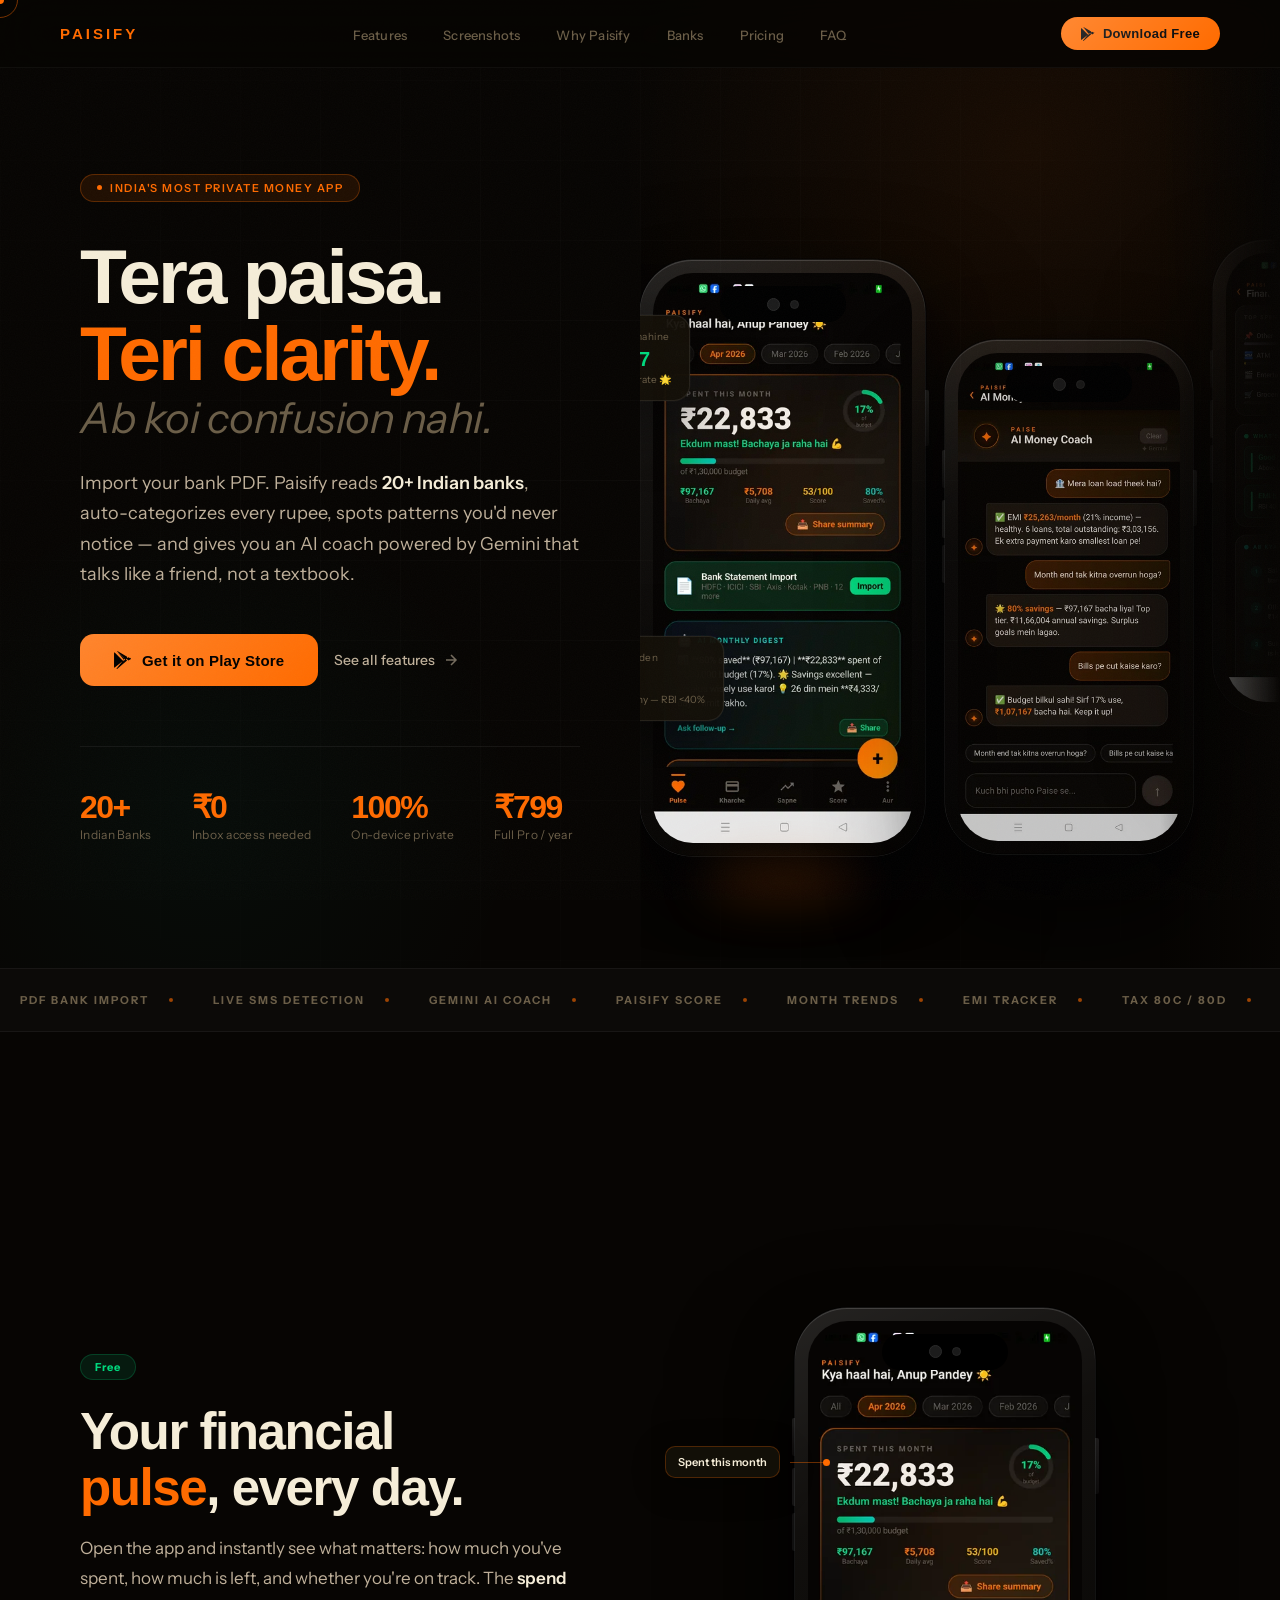
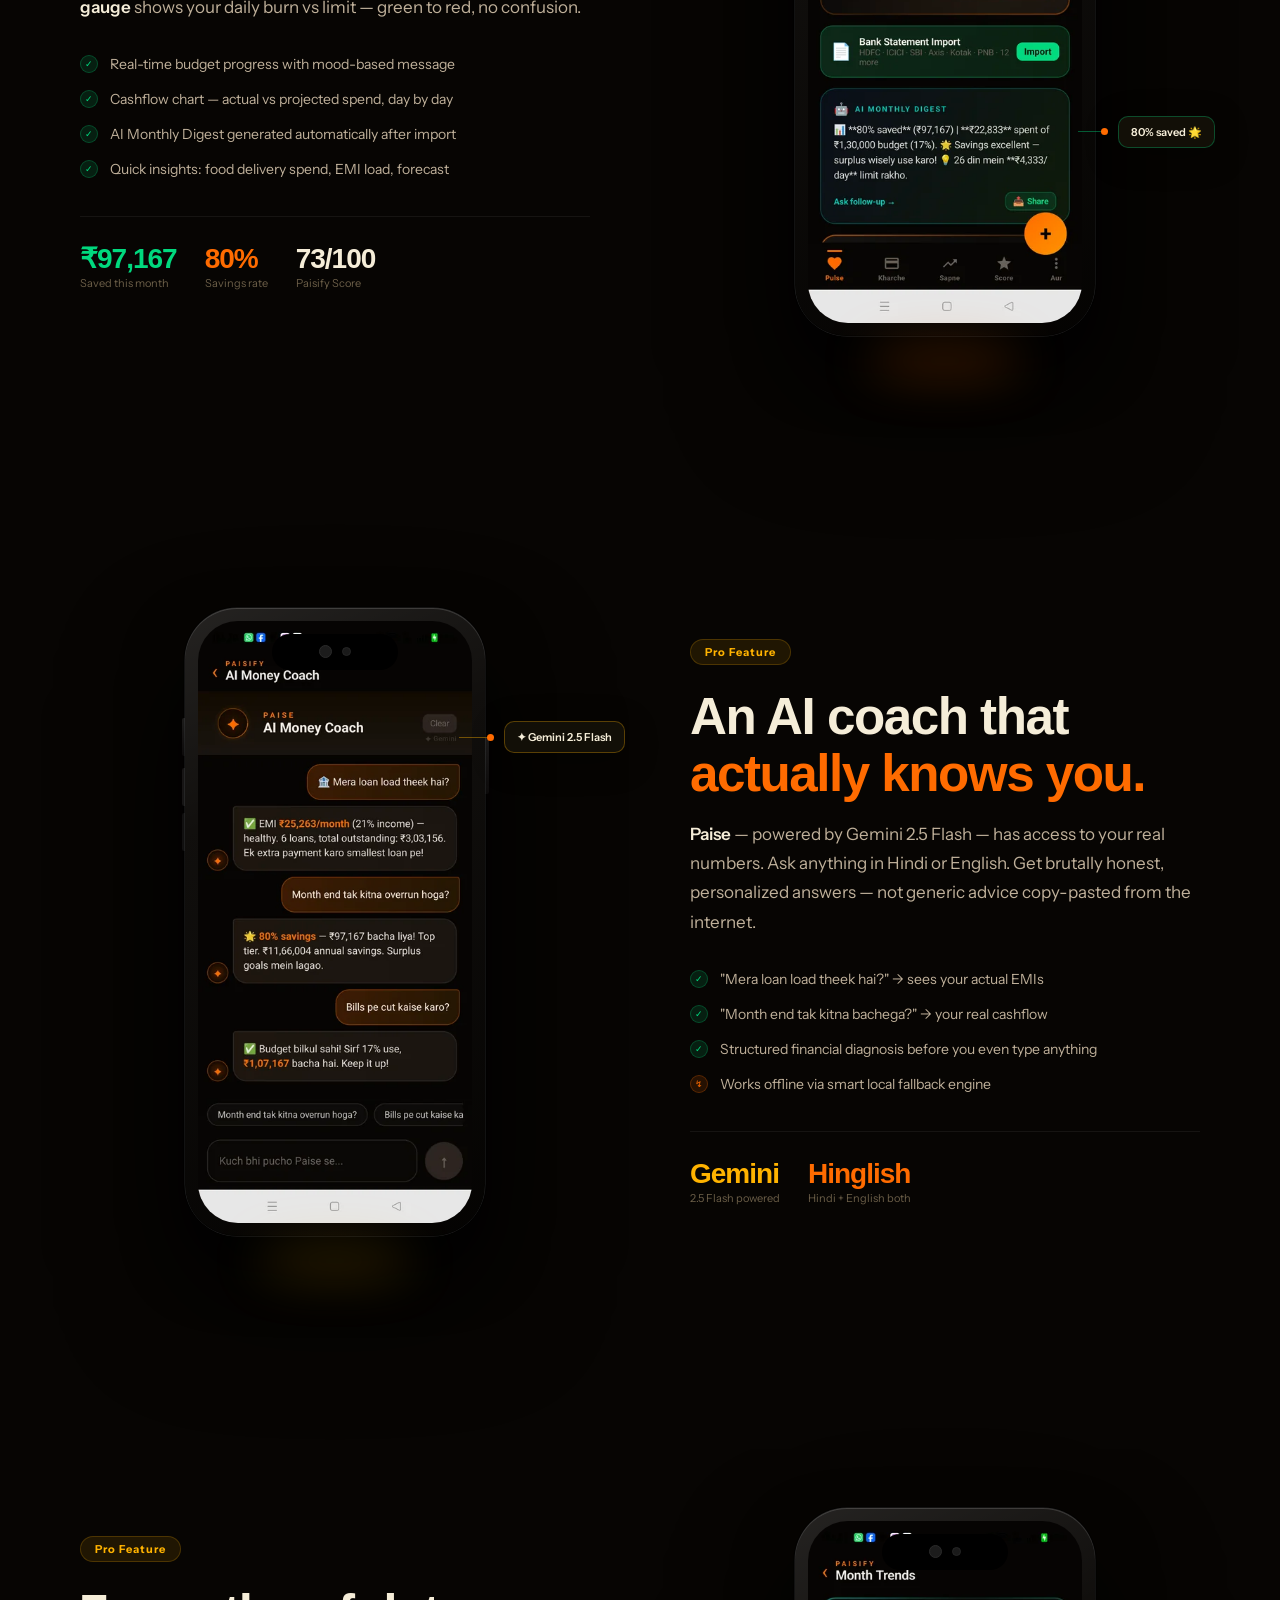
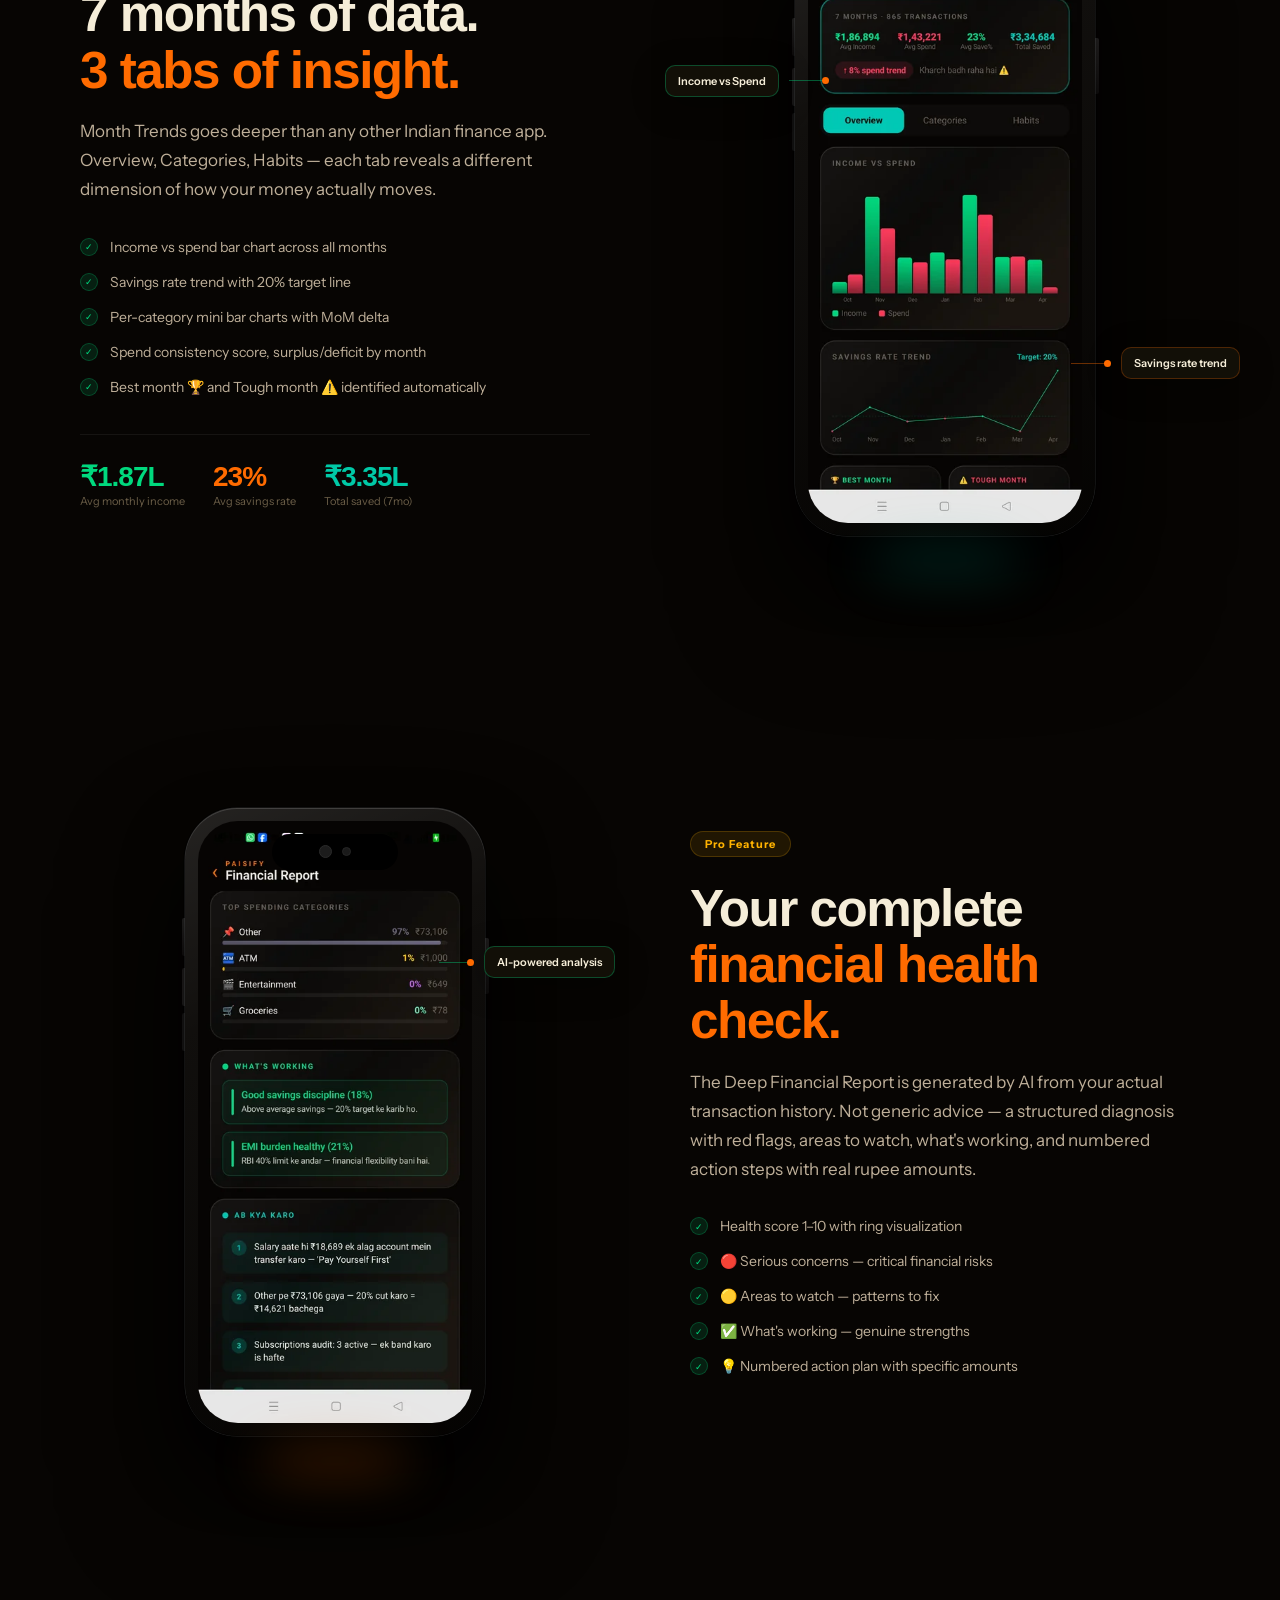
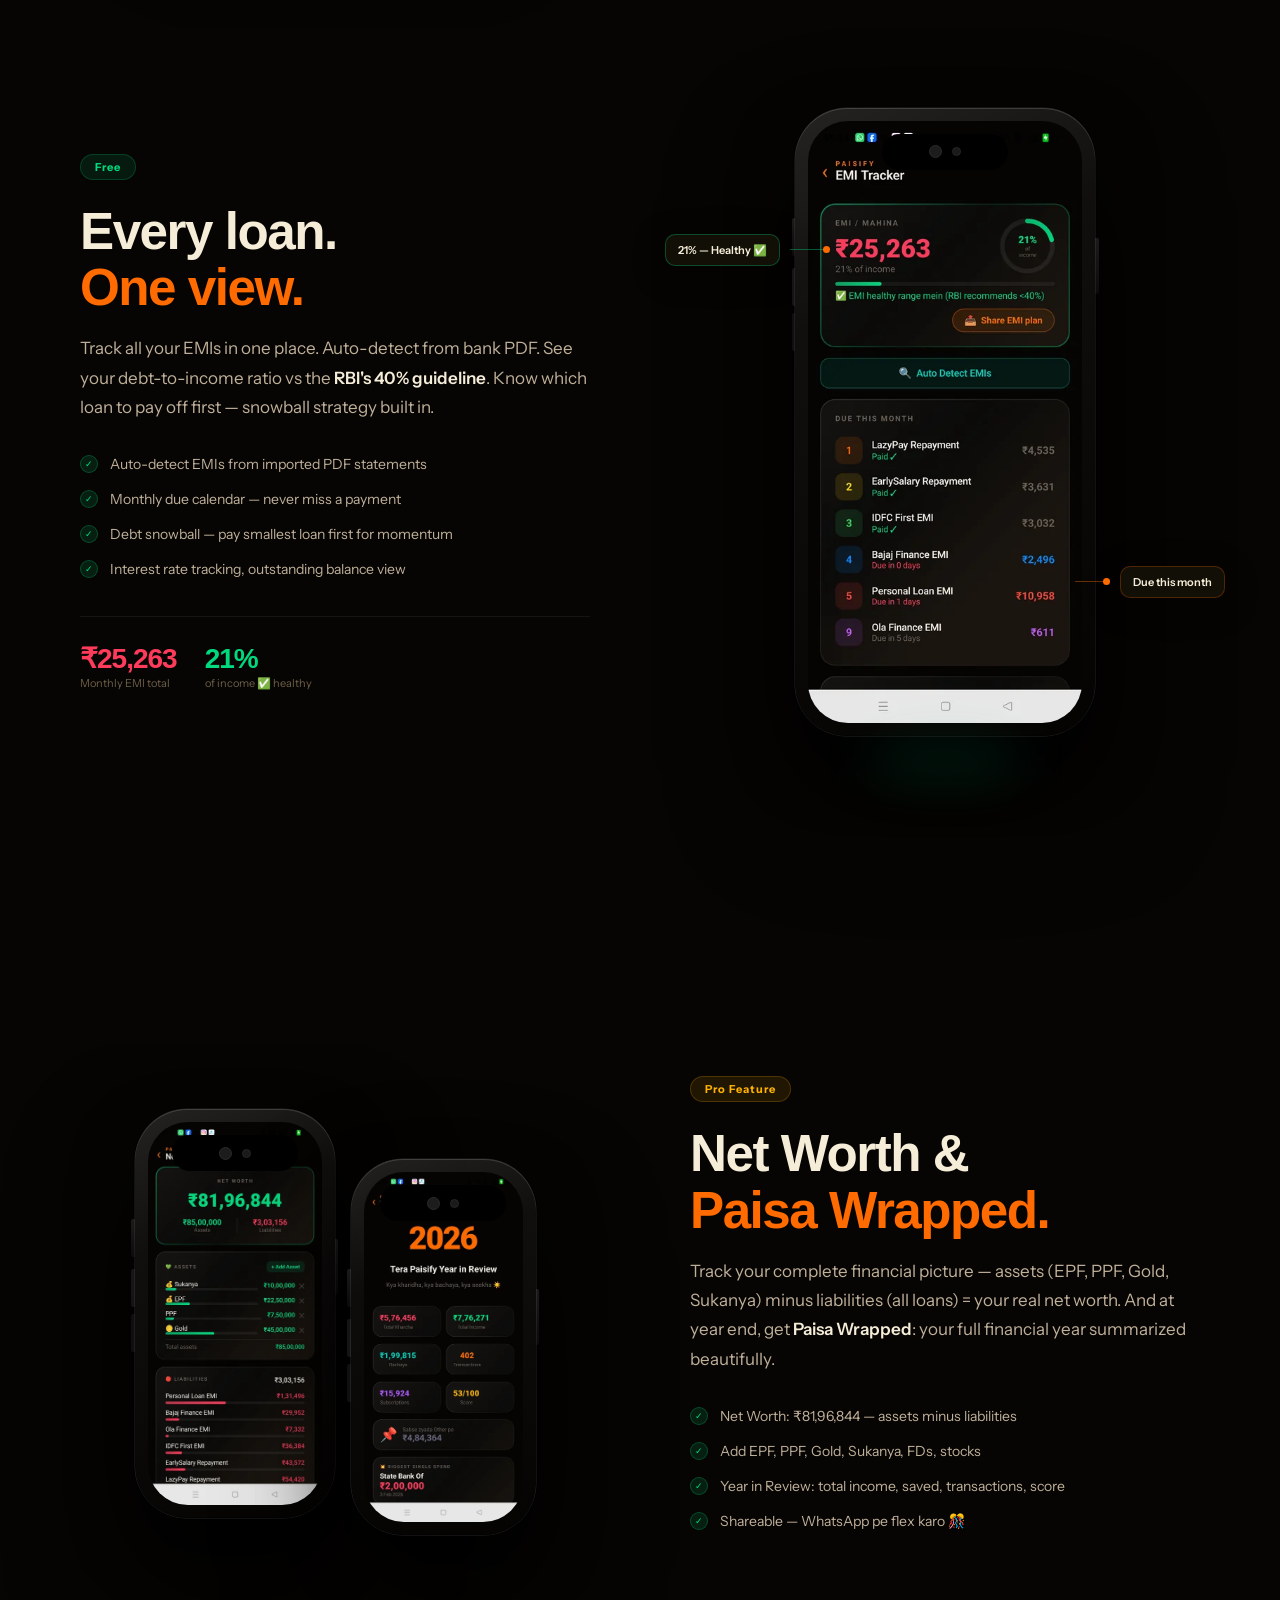
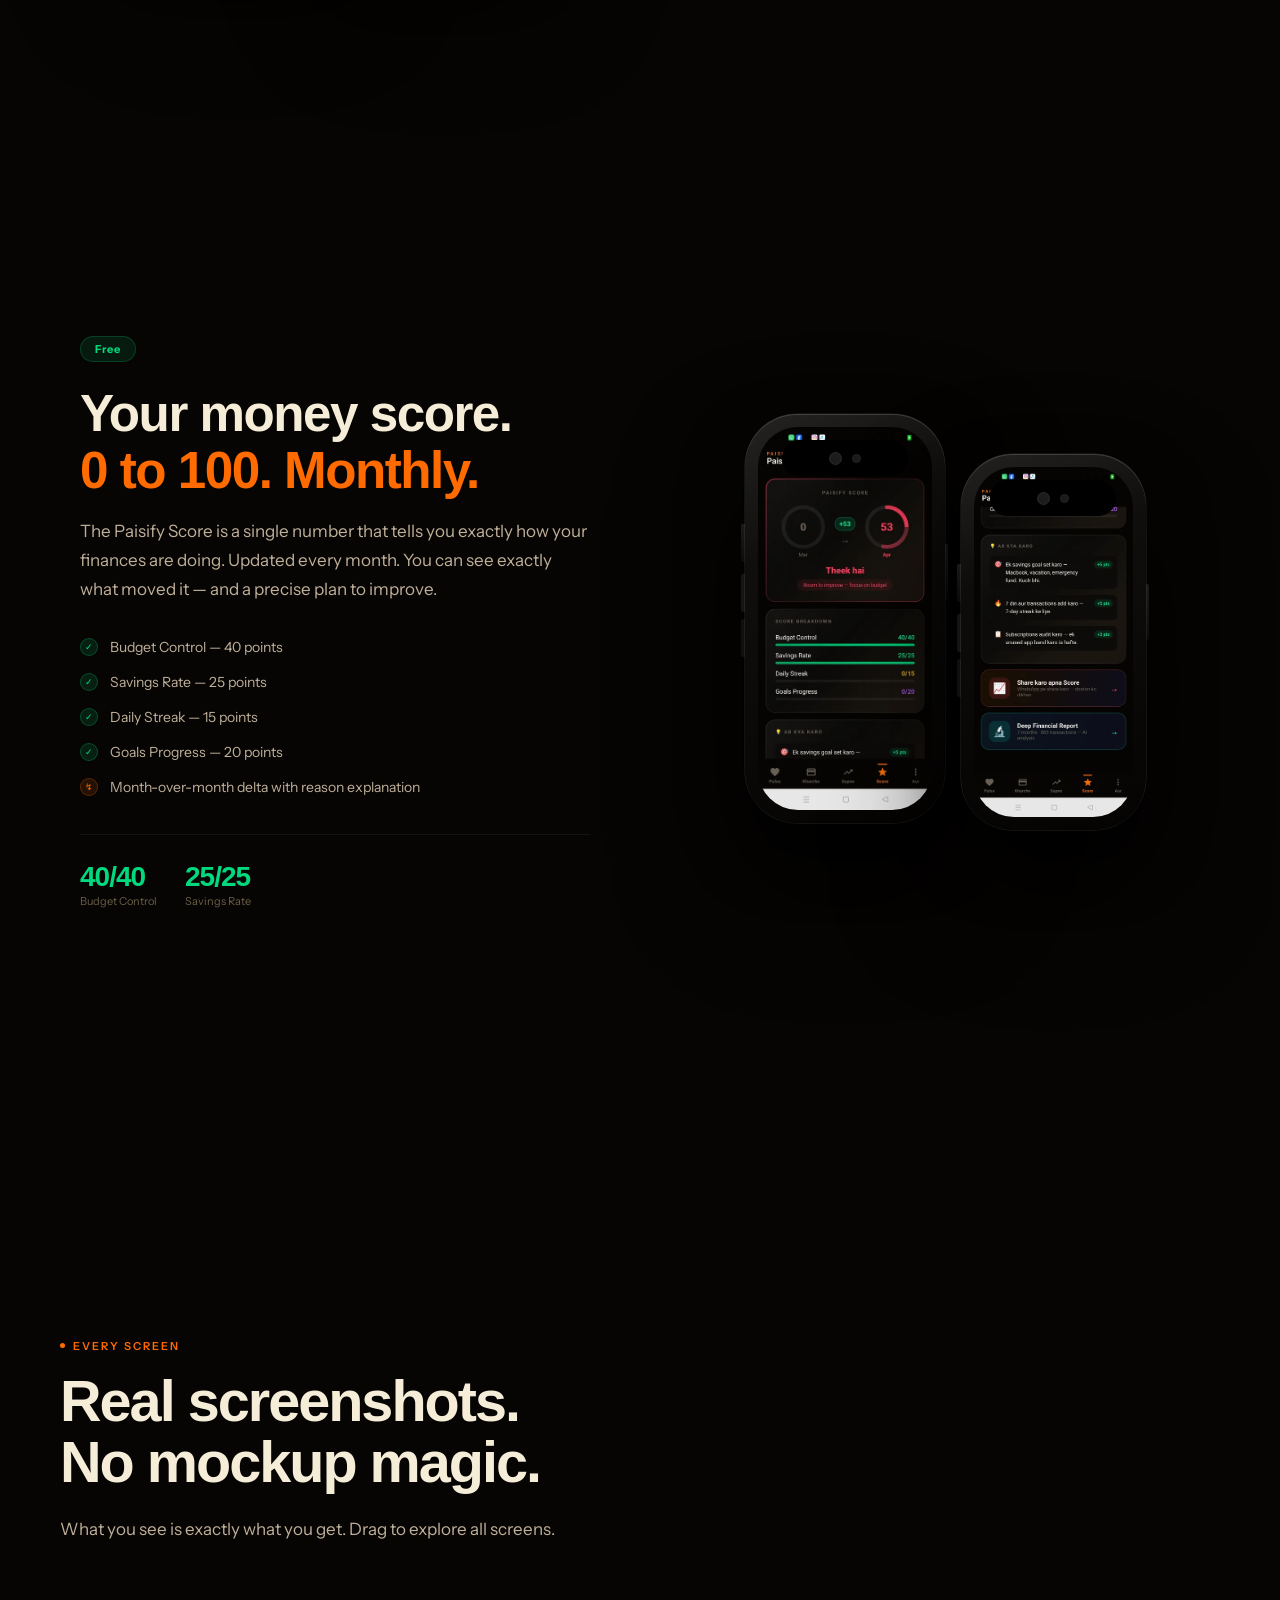
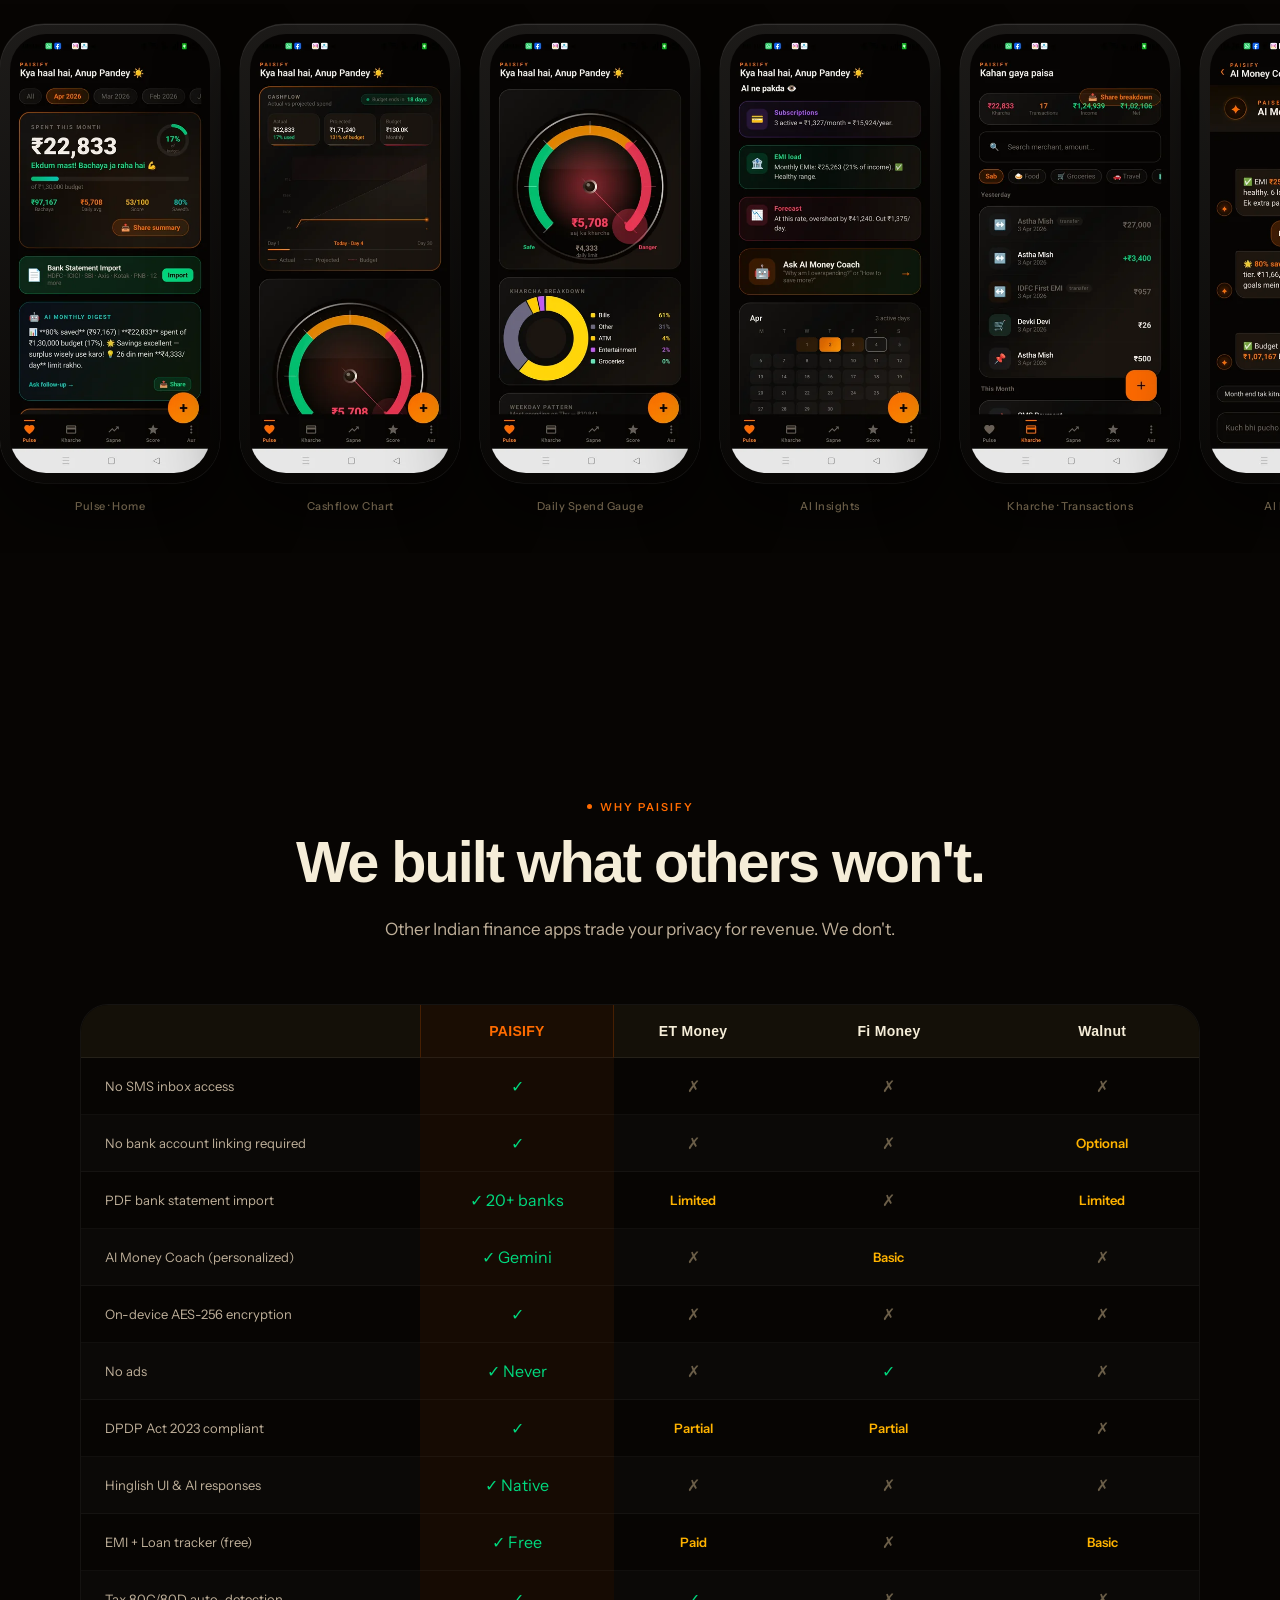
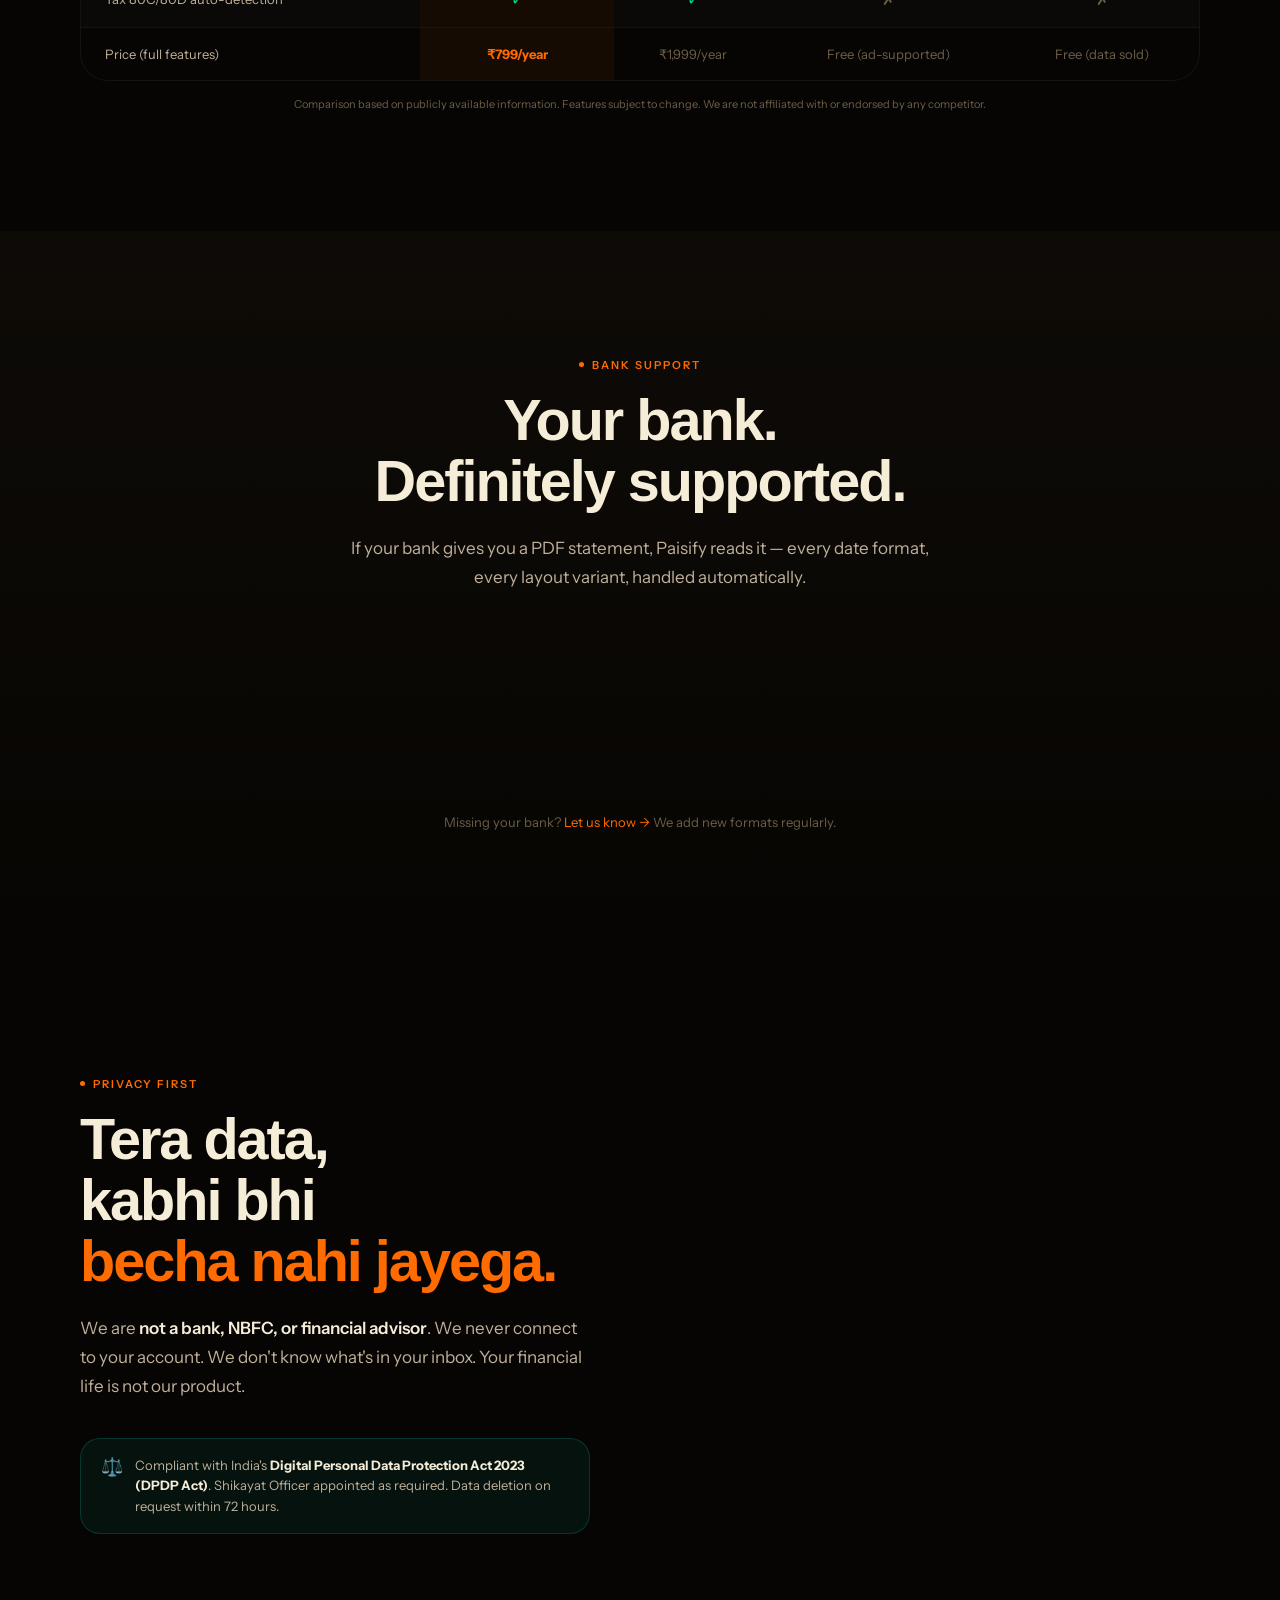
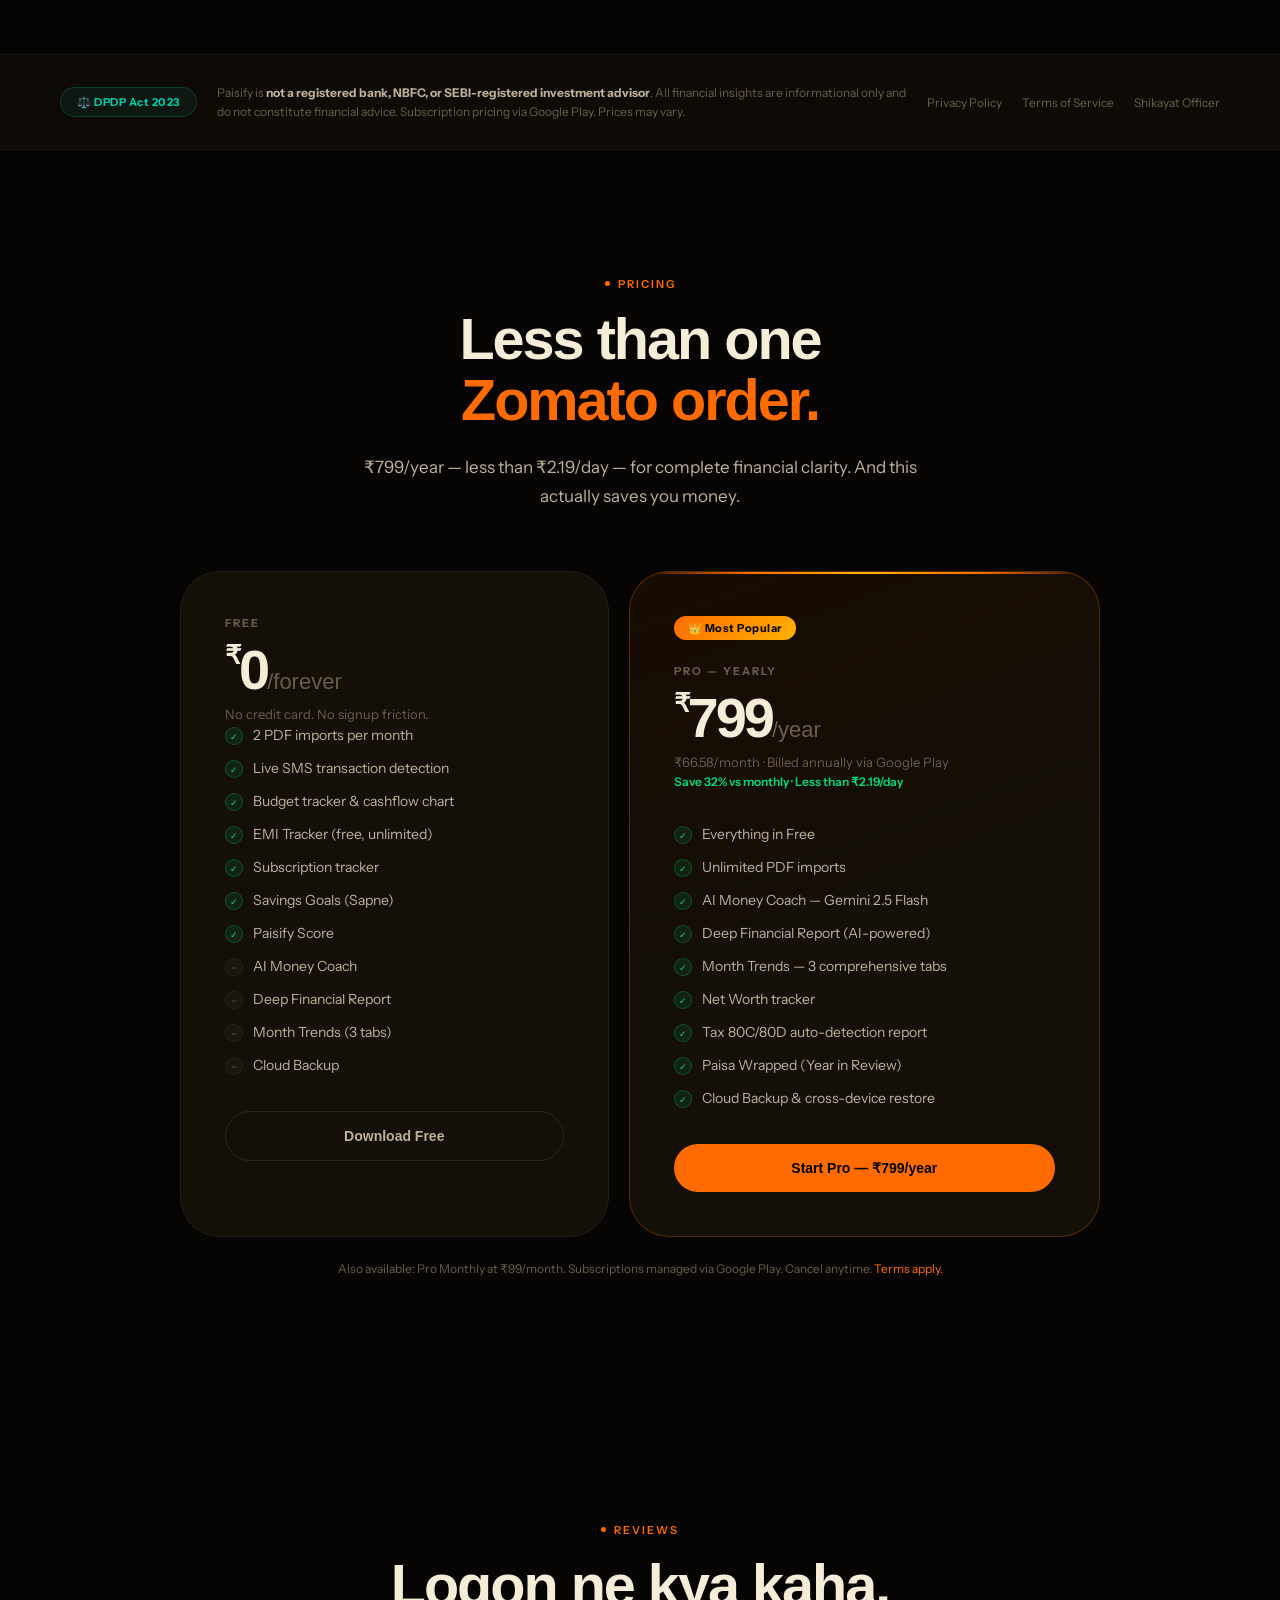
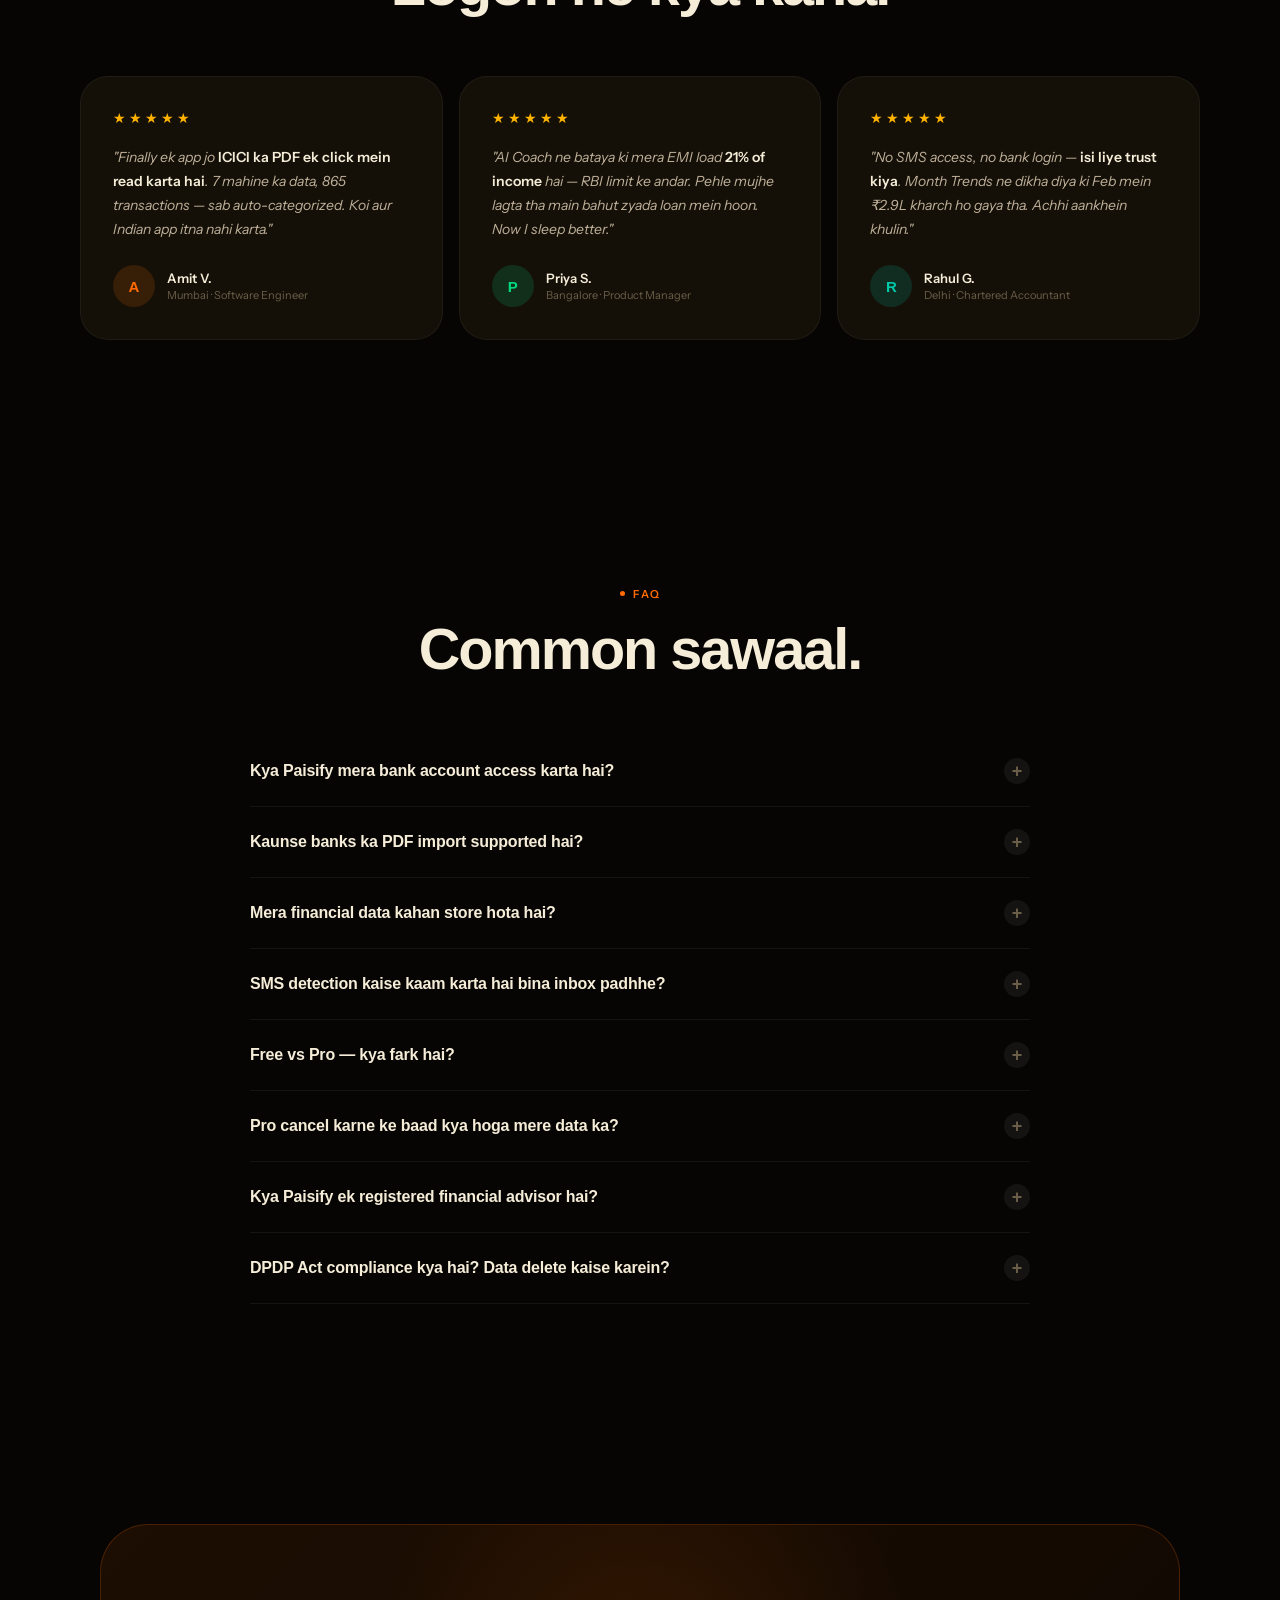
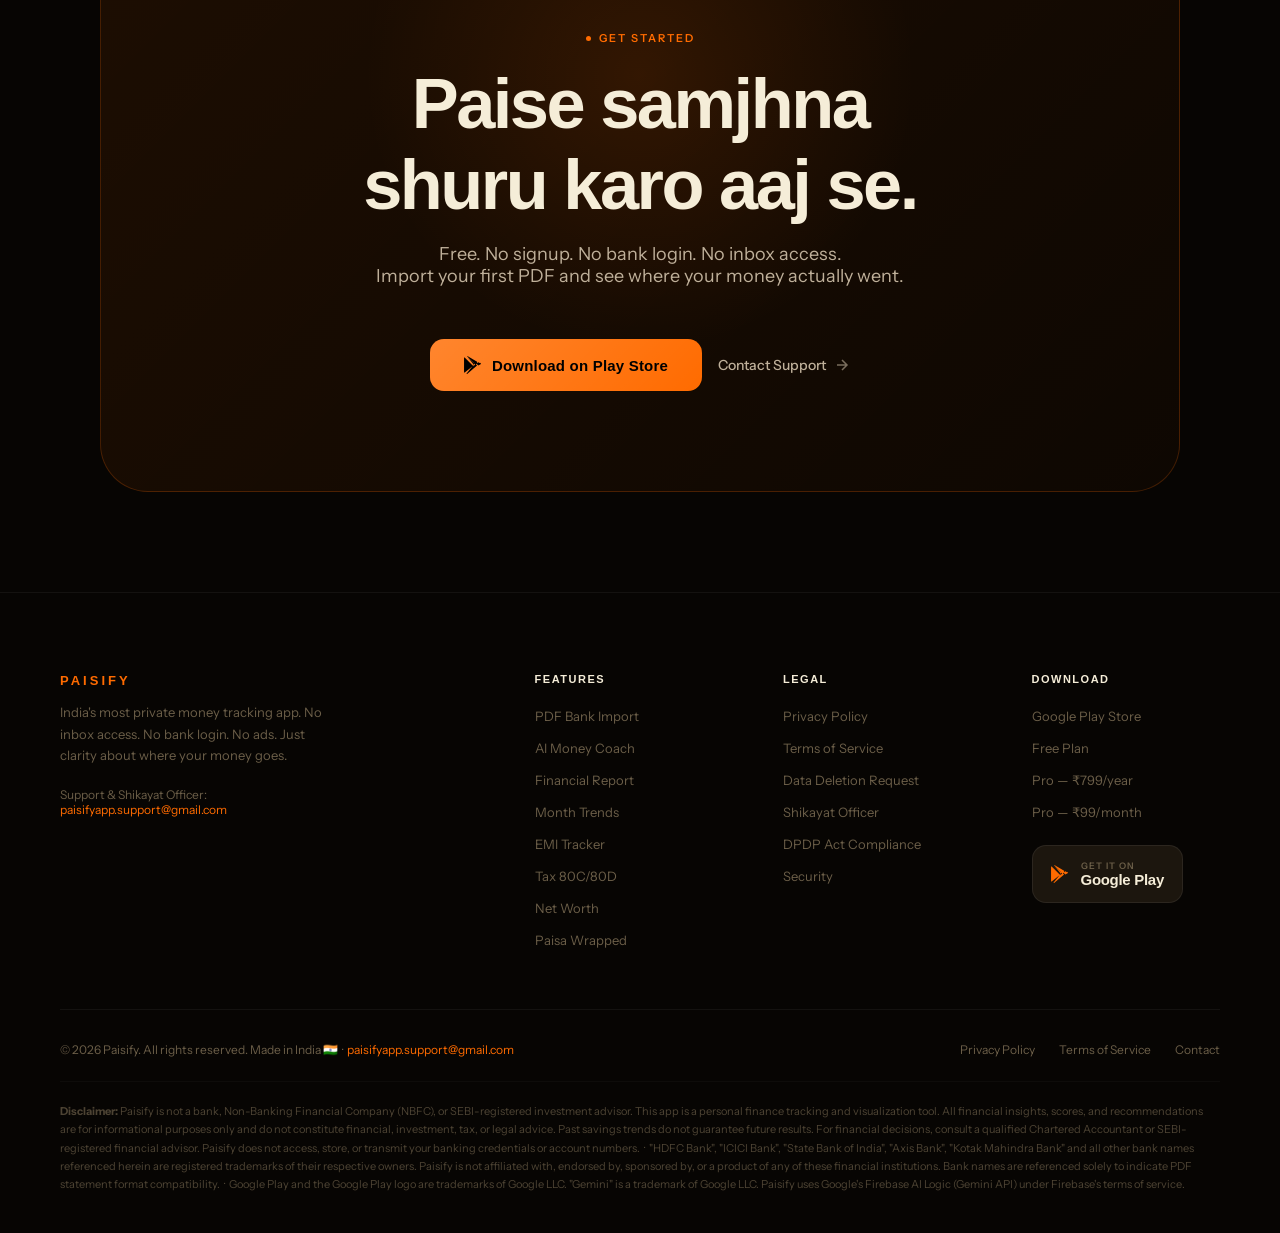
<file: index.html>
<!DOCTYPE html>
<html lang="en">
<head>
<meta charset="UTF-8">
<meta name="viewport" content="width=device-width, initial-scale=1.0">
<title>Paisify — India's Most Private Money App</title>
<meta name="description" content="Import your bank PDF. Paisify reads 20+ Indian banks, auto-categorizes every rupee, gives you an AI coach powered by Gemini. No inbox access. No bank login. 100% private. ₹799/year.">
<meta name="keywords" content="personal finance india, bank statement analyzer, money tracker india, UPI tracker, budget app india, HDFC ICICI SBI statement import">
<meta property="og:title" content="Paisify — India's Most Private Money App">
<meta property="og:description" content="Import your bank PDF. AI-powered insights. No inbox access. No bank login.">
<meta property="og:type" content="website">
<meta property="og:url" content="https://paisifyapp.in">
<meta name="theme-color" content="#FF6B00">
<link rel="preconnect" href="https://fonts.googleapis.com">
<link rel="preconnect" href="https://fonts.gstatic.com" crossorigin>
<link href="https://fonts.googleapis.com/css2?family=Instrument+Sans:ital,wght@0,400;0,500;0,600;1,400&family=JetBrains+Mono:wght@400;500&display=swap" rel="stylesheet">
<!-- Clash Display via CDN -->
<link rel="stylesheet" href="https://api.fontshare.com/v2/css?f[]=clash-display@400,500,600,700&display=swap">
<link rel="stylesheet" href="css/main.css">
</head>
<body>

<div id="noise"></div>
<div id="cursor-dot"></div>
<div id="cursor-ring"></div>

<!-- ════════════════════════════════════════════════════════════════
     NAV
     ════════════════════════════════════════════════════════════════ -->
<nav class="nav">
  <a href="/" class="nav-logo" aria-label="Paisify Home">
    <span class="nav-wordmark">PAISIFY</span>
  </a>
  <ul class="nav-links">
    <li><a href="#features">Features</a></li>
    <li><a href="#showcase">Screenshots</a></li>
    <li><a href="#compare">Why Paisify</a></li>
    <li><a href="#banks">Banks</a></li>
    <li><a href="#pricing">Pricing</a></li>
    <li><a href="#faq">FAQ</a></li>
  </ul>
  <div class="nav-right">
    <a href="https://play.google.com/store/apps/details?id=com.paisify.app" class="nav-dl" rel="noopener">
      <svg width="14" height="14" viewBox="0 0 24 24" fill="currentColor" aria-hidden="true"><path d="M3.18 23.76c.3.17.64.24.99.2l13.23-11.46-2.83-2.83L3.18 23.76zm14.3-15.96L5.05.24C4.7.04 4.32 0 3.97.1l11.37 11.37 2.14-1.67zM22.13 10.03l-3.06-1.77-2.37 2.05 2.37 2.39 3.08-1.78c.87-.5.87-1.39-.02-1.89zM4.03.37L14.96 11.3 12.52 13.5.56 1.8C.24 2.18.05 2.7.05 3.35v17.3c0 .65.19 1.17.51 1.55L13.37 12 4.03.37z"/></svg>
      Download Free
    </a>
  </div>
</nav>

<!-- ════════════════════════════════════════════════════════════════
     HERO
     ════════════════════════════════════════════════════════════════ -->
<section class="hero">
  <div class="hero-mesh"></div>
  <div class="hero-grid"></div>

  <div class="hero-left">
    <div class="hero-badge sr">
      <span class="hero-badge-dot"></span>
      India's Most Private Money App
    </div>

    <h1 class="hero-h1 sr sr-d1">
      <span class="l1">Tera paisa.</span>
      <span class="l2">Teri clarity.</span>
      <span class="l3">Ab koi confusion nahi.</span>
    </h1>

    <p class="hero-desc sr sr-d2">
      Import your bank PDF. Paisify reads <strong>20+ Indian banks</strong>, auto-categorizes every rupee, spots patterns you'd never notice — and gives you an AI coach powered by Gemini that talks like a friend, not a textbook.
    </p>

    <div class="hero-btns sr sr-d3">
      <a href="https://play.google.com/store/apps/details?id=com.paisify.app" class="btn-primary" rel="noopener">
        <svg viewBox="0 0 24 24" fill="currentColor" aria-hidden="true"><path d="M3.18 23.76c.3.17.64.24.99.2l13.23-11.46-2.83-2.83L3.18 23.76zm14.3-15.96L5.05.24C4.7.04 4.32 0 3.97.1l11.37 11.37 2.14-1.67zM22.13 10.03l-3.06-1.77-2.37 2.05 2.37 2.39 3.08-1.78c.87-.5.87-1.39-.02-1.89zM4.03.37L14.96 11.3 12.52 13.5.56 1.8C.24 2.18.05 2.7.05 3.35v17.3c0 .65.19 1.17.51 1.55L13.37 12 4.03.37z"/></svg>
        <span>Get it on Play Store</span>
      </a>
      <a href="#features" class="btn-text">
        See all features
        <svg viewBox="0 0 16 16" fill="none" stroke="currentColor" stroke-width="1.5" aria-hidden="true"><path d="M3 8h10M8 3l5 5-5 5"/></svg>
      </a>
    </div>

    <div class="hero-trust sr sr-d4">
      <div class="ht-item">
        <div class="ht-num"><em data-count="20" data-suffix="+">20+</em></div>
        <div class="ht-label">Indian Banks</div>
      </div>
      <div class="ht-item">
        <div class="ht-num" style="color:var(--green)"><em data-count="0" data-prefix="₹">₹0</em></div>
        <div class="ht-label">Inbox access needed</div>
      </div>
      <div class="ht-item">
        <div class="ht-num"><em data-count="100" data-suffix="%">100%</em></div>
        <div class="ht-label">On-device private</div>
      </div>
      <div class="ht-item">
        <div class="ht-num" style="color:var(--saffron)"><em data-count="799" data-prefix="₹">₹799</em></div>
        <div class="ht-label">Full Pro / year</div>
      </div>
    </div>
  </div>

  <!-- Phone Stage -->
  <div class="hero-right">
    <div class="phone-stage">

      <!-- Floating metric cards -->
      <div class="float-card fc-1">
        <div class="fc-label">Bachaya is mahine</div>
        <div class="fc-value" style="color:var(--green)">₹97,167</div>
        <div class="fc-sub">80% savings rate 🌟</div>
      </div>
      <div class="float-card fc-2">
        <div class="fc-label">Paisify Score</div>
        <div class="fc-value" style="color:var(--saffron)">73/100</div>
        <div class="fc-sub">+12 from last month ↑</div>
      </div>
      <div class="float-card fc-3">
        <div class="fc-label">EMI Burden</div>
        <div class="fc-value" style="color:var(--teal)">21%</div>
        <div class="fc-sub">✅ Healthy — RBI &lt;40%</div>
      </div>

      <!-- Main phone: Pulse screen -->
      <div class="phone phone-main">
        <div class="phone-frame">
          <div class="phone-screen">
            <div class="phone-island">
              <div class="phone-island-cam"></div>
              <div class="phone-island-sensor"></div>
            </div>
            <img src="assets/img/pulse.webp" alt="Paisify Pulse — Home Screen showing ₹22,833 spent, 80% savings rate" loading="eager" width="285">
          </div>
        </div>
        <div class="phone-glow"></div>
      </div>

      <!-- Side phone: AI Coach -->
      <div class="phone phone-side1">
        <div class="phone-frame">
          <div class="phone-screen">
            <div class="phone-island">
              <div class="phone-island-cam"></div>
              <div class="phone-island-sensor"></div>
            </div>
            <img src="assets/img/coach.webp" alt="Paisify AI Money Coach conversation" loading="eager" width="248">
          </div>
        </div>
      </div>

      <!-- Second side: Financial Report -->
      <div class="phone phone-side2">
        <div class="phone-frame">
          <div class="phone-screen">
            <div class="phone-island">
              <div class="phone-island-cam"></div>
              <div class="phone-island-sensor"></div>
            </div>
            <img src="assets/img/report.webp" alt="Paisify Deep Financial Report" loading="lazy" width="230">
          </div>
        </div>
      </div>

    </div>
  </div>
</section>

<!-- ════════════════════════════════════════════════════════════════
     MARQUEE
     ════════════════════════════════════════════════════════════════ -->
<div class="marquee" aria-hidden="true">
  <div class="marquee-track">
    <div class="marquee-item">PDF Bank Import<span class="marquee-sep"></span></div>
    <div class="marquee-item">Live SMS Detection<span class="marquee-sep"></span></div>
    <div class="marquee-item">Gemini AI Coach<span class="marquee-sep"></span></div>
    <div class="marquee-item">Paisify Score<span class="marquee-sep"></span></div>
    <div class="marquee-item">Month Trends<span class="marquee-sep"></span></div>
    <div class="marquee-item">EMI Tracker<span class="marquee-sep"></span></div>
    <div class="marquee-item">Tax 80C / 80D<span class="marquee-sep"></span></div>
    <div class="marquee-item">Net Worth<span class="marquee-sep"></span></div>
    <div class="marquee-item">Cloud Backup<span class="marquee-sep"></span></div>
    <div class="marquee-item">Paisa Wrapped<span class="marquee-sep"></span></div>
    <div class="marquee-item">Deep Financial Report<span class="marquee-sep"></span></div>
    <div class="marquee-item">AES-256 Encrypted<span class="marquee-sep"></span></div>
    <div class="marquee-item">DPDP Act 2023 Compliant<span class="marquee-sep"></span></div>
    <div class="marquee-item">Zero Inbox Access<span class="marquee-sep"></span></div>
    <!-- duplicate for seamless loop -->
    <div class="marquee-item">PDF Bank Import<span class="marquee-sep"></span></div>
    <div class="marquee-item">Live SMS Detection<span class="marquee-sep"></span></div>
    <div class="marquee-item">Gemini AI Coach<span class="marquee-sep"></span></div>
    <div class="marquee-item">Paisify Score<span class="marquee-sep"></span></div>
    <div class="marquee-item">Month Trends<span class="marquee-sep"></span></div>
    <div class="marquee-item">EMI Tracker<span class="marquee-sep"></span></div>
    <div class="marquee-item">Tax 80C / 80D<span class="marquee-sep"></span></div>
    <div class="marquee-item">Net Worth<span class="marquee-sep"></span></div>
    <div class="marquee-item">Cloud Backup<span class="marquee-sep"></span></div>
    <div class="marquee-item">Paisa Wrapped<span class="marquee-sep"></span></div>
    <div class="marquee-item">Deep Financial Report<span class="marquee-sep"></span></div>
    <div class="marquee-item">AES-256 Encrypted<span class="marquee-sep"></span></div>
    <div class="marquee-item">DPDP Act 2023 Compliant<span class="marquee-sep"></span></div>
    <div class="marquee-item">Zero Inbox Access<span class="marquee-sep"></span></div>
  </div>
</div>

<!-- ════════════════════════════════════════════════════════════════
     FEATURES — Each feature gets its own full section with screenshot
     ════════════════════════════════════════════════════════════════ -->
<section class="features" id="features">

  <!-- 1. Pulse / Home -->
  <div class="feature-section">
    <div class="feature-copy sr">
      <span class="feature-tag free">Free</span>
      <h2 class="feature-h">Your financial<br><em>pulse</em>, every day.</h2>
      <p class="feature-desc">
        Open the app and instantly see what matters: how much you've spent, how much is left, and whether you're on track. The <strong>spend gauge</strong> shows your daily burn vs limit — green to red, no confusion.
      </p>
      <ul class="feature-bullets">
        <li><span class="fb-dot g"></span>Real-time budget progress with mood-based message</li>
        <li><span class="fb-dot g"></span>Cashflow chart — actual vs projected spend, day by day</li>
        <li><span class="fb-dot g"></span>AI Monthly Digest generated automatically after import</li>
        <li><span class="fb-dot g"></span>Quick insights: food delivery spend, EMI load, forecast</li>
      </ul>
      <div class="feature-stat-row">
        <div class="fsr-item">
          <div class="fsr-num t-green">₹97,167</div>
          <div class="fsr-label">Saved this month</div>
        </div>
        <div class="fsr-item">
          <div class="fsr-num t-saffron">80%</div>
          <div class="fsr-label">Savings rate</div>
        </div>
        <div class="fsr-item">
          <div class="fsr-num">73/100</div>
          <div class="fsr-label">Paisify Score</div>
        </div>
      </div>
    </div>
    <div class="feature-phone sr sr-d2">
      <div class="feature-phone-wrap">
        <div class="phone-frame">
          <div class="phone-screen">
            <div class="phone-island"><div class="phone-island-cam"></div><div class="phone-island-sensor"></div></div>
            <img src="assets/img/pulse.webp" alt="Paisify Pulse home screen" loading="lazy">
          </div>
        </div>
        <div class="phone-glow"></div>
        <!-- Callout: Spend amount -->
        <div class="callout" style="top:22%;left:-130px">
          <div class="callout-bubble">Spent this month</div>
          <div class="callout-line" style="width:40px"></div>
        </div>
        <!-- Callout: Savings rate -->
        <div class="callout" style="bottom:30%;right:-120px;flex-direction:row-reverse">
          <div class="callout-bubble" style="border-color:rgba(0,217,126,.3)">80% saved 🌟</div>
          <div class="callout-line" style="width:30px;background:rgba(0,217,126,.4)"></div>
        </div>
      </div>
    </div>
  </div>

  <!-- 2. AI Coach -->
  <div class="feature-section reverse">
    <div class="feature-copy sr">
      <span class="feature-tag pro">Pro Feature</span>
      <h2 class="feature-h">An AI coach that<br><em>actually knows you.</em></h2>
      <p class="feature-desc">
        <strong>Paise</strong> — powered by Gemini 2.5 Flash — has access to your real numbers. Ask anything in Hindi or English. Get brutally honest, personalized answers — not generic advice copy-pasted from the internet.
      </p>
      <ul class="feature-bullets">
        <li><span class="fb-dot g"></span>"Mera loan load theek hai?" → sees your actual EMIs</li>
        <li><span class="fb-dot g"></span>"Month end tak kitna bachega?" → your real cashflow</li>
        <li><span class="fb-dot g"></span>Structured financial diagnosis before you even type anything</li>
        <li><span class="fb-dot s"></span>Works offline via smart local fallback engine</li>
      </ul>
      <div class="feature-stat-row">
        <div class="fsr-item">
          <div class="fsr-num t-amber">Gemini</div>
          <div class="fsr-label">2.5 Flash powered</div>
        </div>
        <div class="fsr-item">
          <div class="fsr-num t-saffron">Hinglish</div>
          <div class="fsr-label">Hindi + English both</div>
        </div>
      </div>
    </div>
    <div class="feature-phone sr sr-d2">
      <div class="feature-phone-wrap">
        <div class="phone-frame">
          <div class="phone-screen">
            <div class="phone-island"><div class="phone-island-cam"></div><div class="phone-island-sensor"></div></div>
            <img src="assets/img/coach.webp" alt="Paisify AI Money Coach" loading="lazy">
          </div>
        </div>
        <div class="phone-glow" style="background:rgba(255,179,0,.2)"></div>
        <div class="callout" style="top:18%;right:-140px;flex-direction:row-reverse">
          <div class="callout-bubble" style="border-color:rgba(255,179,0,.3)">✦ Gemini 2.5 Flash</div>
          <div class="callout-line" style="width:35px;background:rgba(255,179,0,.4)"></div>
        </div>
      </div>
    </div>
  </div>

  <!-- 3. Month Trends -->
  <div class="feature-section">
    <div class="feature-copy sr">
      <span class="feature-tag pro">Pro Feature</span>
      <h2 class="feature-h">7 months of data.<br><em>3 tabs of insight.</em></h2>
      <p class="feature-desc">
        Month Trends goes deeper than any other Indian finance app. Overview, Categories, Habits — each tab reveals a different dimension of how your money actually moves.
      </p>
      <ul class="feature-bullets">
        <li><span class="fb-dot g"></span>Income vs spend bar chart across all months</li>
        <li><span class="fb-dot g"></span>Savings rate trend with 20% target line</li>
        <li><span class="fb-dot g"></span>Per-category mini bar charts with MoM delta</li>
        <li><span class="fb-dot g"></span>Spend consistency score, surplus/deficit by month</li>
        <li><span class="fb-dot g"></span>Best month 🏆 and Tough month ⚠️ identified automatically</li>
      </ul>
      <div class="feature-stat-row">
        <div class="fsr-item">
          <div class="fsr-num t-green">₹1.87L</div>
          <div class="fsr-label">Avg monthly income</div>
        </div>
        <div class="fsr-item">
          <div class="fsr-num t-saffron">23%</div>
          <div class="fsr-label">Avg savings rate</div>
        </div>
        <div class="fsr-item">
          <div class="fsr-num t-teal">₹3.35L</div>
          <div class="fsr-label">Total saved (7mo)</div>
        </div>
      </div>
    </div>
    <div class="feature-phone sr sr-d2">
      <div class="feature-phone-wrap">
        <div class="phone-frame">
          <div class="phone-screen">
            <div class="phone-island"><div class="phone-island-cam"></div><div class="phone-island-sensor"></div></div>
            <img src="assets/img/trends.webp" alt="Paisify Month Trends screen" loading="lazy">
          </div>
        </div>
        <div class="phone-glow" style="background:rgba(0,201,167,.2)"></div>
        <div class="callout" style="top:25%;left:-130px">
          <div class="callout-bubble" style="border-color:rgba(0,217,126,.3)">Income vs Spend</div>
          <div class="callout-line" style="width:40px;background:rgba(0,217,126,.4)"></div>
        </div>
        <div class="callout" style="bottom:25%;right:-145px;flex-direction:row-reverse">
          <div class="callout-bubble">Savings rate trend</div>
          <div class="callout-line" style="width:40px"></div>
        </div>
      </div>
    </div>
  </div>

  <!-- 4. Deep Financial Report -->
  <div class="feature-section reverse">
    <div class="feature-copy sr">
      <span class="feature-tag pro">Pro Feature</span>
      <h2 class="feature-h">Your complete<br><em>financial health check.</em></h2>
      <p class="feature-desc">
        The Deep Financial Report is generated by AI from your actual transaction history. Not generic advice — a structured diagnosis with red flags, areas to watch, what's working, and numbered action steps with real rupee amounts.
      </p>
      <ul class="feature-bullets">
        <li><span class="fb-dot g"></span>Health score 1–10 with ring visualization</li>
        <li><span class="fb-dot g"></span>🔴 Serious concerns — critical financial risks</li>
        <li><span class="fb-dot g"></span>🟡 Areas to watch — patterns to fix</li>
        <li><span class="fb-dot g"></span>✅ What's working — genuine strengths</li>
        <li><span class="fb-dot g"></span>💡 Numbered action plan with specific amounts</li>
      </ul>
    </div>
    <div class="feature-phone sr sr-d2">
      <div class="feature-phone-wrap">
        <div class="phone-frame">
          <div class="phone-screen">
            <div class="phone-island"><div class="phone-island-cam"></div><div class="phone-island-sensor"></div></div>
            <img src="assets/img/report.webp" alt="Paisify Deep Financial Report" loading="lazy">
          </div>
        </div>
        <div class="phone-glow"></div>
        <div class="callout" style="top:22%;right:-130px;flex-direction:row-reverse">
          <div class="callout-bubble" style="border-color:rgba(0,217,126,.3)">AI-powered analysis</div>
          <div class="callout-line" style="width:35px;background:rgba(0,217,126,.4)"></div>
        </div>
      </div>
    </div>
  </div>

  <!-- 5. EMI Tracker -->
  <div class="feature-section">
    <div class="feature-copy sr">
      <span class="feature-tag free">Free</span>
      <h2 class="feature-h">Every loan.<br><em>One view.</em></h2>
      <p class="feature-desc">
        Track all your EMIs in one place. Auto-detect from bank PDF. See your debt-to-income ratio vs the <strong>RBI's 40% guideline</strong>. Know which loan to pay off first — snowball strategy built in.
      </p>
      <ul class="feature-bullets">
        <li><span class="fb-dot g"></span>Auto-detect EMIs from imported PDF statements</li>
        <li><span class="fb-dot g"></span>Monthly due calendar — never miss a payment</li>
        <li><span class="fb-dot g"></span>Debt snowball — pay smallest loan first for momentum</li>
        <li><span class="fb-dot g"></span>Interest rate tracking, outstanding balance view</li>
      </ul>
      <div class="feature-stat-row">
        <div class="fsr-item">
          <div class="fsr-num t-rose">₹25,263</div>
          <div class="fsr-label">Monthly EMI total</div>
        </div>
        <div class="fsr-item">
          <div class="fsr-num t-green">21%</div>
          <div class="fsr-label">of income ✅ healthy</div>
        </div>
      </div>
    </div>
    <div class="feature-phone sr sr-d2">
      <div class="feature-phone-wrap">
        <div class="phone-frame">
          <div class="phone-screen">
            <div class="phone-island"><div class="phone-island-cam"></div><div class="phone-island-sensor"></div></div>
            <img src="assets/img/emi.webp" alt="Paisify EMI Tracker" loading="lazy">
          </div>
        </div>
        <div class="phone-glow" style="background:rgba(0,217,126,.15)"></div>
        <div class="callout" style="top:20%;left:-130px">
          <div class="callout-bubble" style="border-color:rgba(0,217,126,.3)">21% — Healthy ✅</div>
          <div class="callout-line" style="width:40px;background:rgba(0,217,126,.4)"></div>
        </div>
        <div class="callout" style="bottom:22%;right:-130px;flex-direction:row-reverse">
          <div class="callout-bubble">Due this month</div>
          <div class="callout-line" style="width:35px"></div>
        </div>
      </div>
    </div>
  </div>

  <!-- 6. Net Worth + Year in Review -->
  <div class="feature-section reverse">
    <div class="feature-copy sr">
      <span class="feature-tag pro">Pro Feature</span>
      <h2 class="feature-h">Net Worth &amp;<br><em>Paisa Wrapped.</em></h2>
      <p class="feature-desc">
        Track your complete financial picture — assets (EPF, PPF, Gold, Sukanya) minus liabilities (all loans) = your real net worth. And at year end, get <strong>Paisa Wrapped</strong>: your full financial year summarized beautifully.
      </p>
      <ul class="feature-bullets">
        <li><span class="fb-dot g"></span>Net Worth: ₹81,96,844 — assets minus liabilities</li>
        <li><span class="fb-dot g"></span>Add EPF, PPF, Gold, Sukanya, FDs, stocks</li>
        <li><span class="fb-dot g"></span>Year in Review: total income, saved, transactions, score</li>
        <li><span class="fb-dot g"></span>Shareable — WhatsApp pe flex karo 🎊</li>
      </ul>
    </div>
    <div class="feature-phone sr sr-d2">
      <div class="feature-phone-wrap" style="display:flex;gap:16px;align-items:flex-start">
        <!-- Net Worth phone -->
        <div style="position:relative">
          <div class="phone-frame" style="width:200px">
            <div class="phone-screen">
              <div class="phone-island"><div class="phone-island-cam"></div><div class="phone-island-sensor"></div></div>
              <img src="assets/img/networth.webp" alt="Paisify Net Worth tracker" loading="lazy">
            </div>
          </div>
        </div>
        <!-- Year Review phone -->
        <div style="margin-top:50px;position:relative">
          <div class="phone-frame" style="width:185px">
            <div class="phone-screen">
              <div class="phone-island"><div class="phone-island-cam"></div><div class="phone-island-sensor"></div></div>
              <img src="assets/img/yearreview.webp" alt="Paisify Year in Review" loading="lazy">
            </div>
          </div>
        </div>
      </div>
    </div>
  </div>

  <!-- 7. Score -->
  <div class="feature-section">
    <div class="feature-copy sr">
      <span class="feature-tag free">Free</span>
      <h2 class="feature-h">Your money score.<br><em>0 to 100. Monthly.</em></h2>
      <p class="feature-desc">
        The Paisify Score is a single number that tells you exactly how your finances are doing. Updated every month. You can see exactly what moved it — and a precise plan to improve.
      </p>
      <ul class="feature-bullets">
        <li><span class="fb-dot g"></span>Budget Control — 40 points</li>
        <li><span class="fb-dot g"></span>Savings Rate — 25 points</li>
        <li><span class="fb-dot g"></span>Daily Streak — 15 points</li>
        <li><span class="fb-dot g"></span>Goals Progress — 20 points</li>
        <li><span class="fb-dot s"></span>Month-over-month delta with reason explanation</li>
      </ul>
      <div class="feature-stat-row">
        <div class="fsr-item">
          <div class="fsr-num t-green">40/40</div>
          <div class="fsr-label">Budget Control</div>
        </div>
        <div class="fsr-item">
          <div class="fsr-num t-green">25/25</div>
          <div class="fsr-label">Savings Rate</div>
        </div>
      </div>
    </div>
    <div class="feature-phone sr sr-d2">
      <div class="feature-phone-wrap" style="display:flex;gap:16px;align-items:flex-start">
        <div>
          <div class="phone-frame" style="width:200px">
            <div class="phone-screen">
              <div class="phone-island"><div class="phone-island-cam"></div><div class="phone-island-sensor"></div></div>
              <img src="assets/img/score.webp" alt="Paisify Score screen" loading="lazy">
            </div>
          </div>
        </div>
        <div style="margin-top:40px">
          <div class="phone-frame" style="width:185px">
            <div class="phone-screen">
              <div class="phone-island"><div class="phone-island-cam"></div><div class="phone-island-sensor"></div></div>
              <img src="assets/img/score2.webp" alt="Paisify Score detail" loading="lazy">
            </div>
          </div>
        </div>
      </div>
    </div>
  </div>

</section>

<!-- ════════════════════════════════════════════════════════════════
     SCREENSHOT SHOWCASE
     ════════════════════════════════════════════════════════════════ -->
<section class="showcase" id="showcase">
  <div class="showcase-header sr">
    <div class="eyebrow"><span class="eyebrow-dot"></span>Every Screen</div>
    <h2 class="section-h">Real screenshots.<br>No mockup magic.</h2>
    <p class="section-sub" style="max-width:520px">What you see is exactly what you get. Drag to explore all screens.</p>
  </div>

  <div class="showcase-rail">
    <div class="ss-item">
      <div class="ss-frame"><div class="ss-screen"><img src="assets/img/pulse.webp" alt="Pulse Home" loading="lazy"></div></div>
      <div class="ss-label">Pulse · Home</div>
    </div>
    <div class="ss-item">
      <div class="ss-frame"><div class="ss-screen"><img src="assets/img/cashflow.webp" alt="Cashflow Chart" loading="lazy"></div></div>
      <div class="ss-label">Cashflow Chart</div>
    </div>
    <div class="ss-item">
      <div class="ss-frame"><div class="ss-screen"><img src="assets/img/gauge.webp" alt="Spend Gauge" loading="lazy"></div></div>
      <div class="ss-label">Daily Spend Gauge</div>
    </div>
    <div class="ss-item">
      <div class="ss-frame"><div class="ss-screen"><img src="assets/img/insights.webp" alt="AI Insights" loading="lazy"></div></div>
      <div class="ss-label">AI Insights</div>
    </div>
    <div class="ss-item">
      <div class="ss-frame"><div class="ss-screen"><img src="assets/img/kharche.webp" alt="Transactions" loading="lazy"></div></div>
      <div class="ss-label">Kharche · Transactions</div>
    </div>
    <div class="ss-item">
      <div class="ss-frame"><div class="ss-screen"><img src="assets/img/coach.webp" alt="AI Coach" loading="lazy"></div></div>
      <div class="ss-label">AI Money Coach</div>
    </div>
    <div class="ss-item">
      <div class="ss-frame"><div class="ss-screen"><img src="assets/img/score.webp" alt="Paisify Score" loading="lazy"></div></div>
      <div class="ss-label">Paisify Score</div>
    </div>
    <div class="ss-item">
      <div class="ss-frame"><div class="ss-screen"><img src="assets/img/report.webp" alt="Financial Report" loading="lazy"></div></div>
      <div class="ss-label">Financial Report</div>
    </div>
    <div class="ss-item">
      <div class="ss-frame"><div class="ss-screen"><img src="assets/img/trends.webp" alt="Month Trends" loading="lazy"></div></div>
      <div class="ss-label">Month Trends</div>
    </div>
    <div class="ss-item">
      <div class="ss-frame"><div class="ss-screen"><img src="assets/img/cats.webp" alt="Category Trends" loading="lazy"></div></div>
      <div class="ss-label">Category Trends</div>
    </div>
    <div class="ss-item">
      <div class="ss-frame"><div class="ss-screen"><img src="assets/img/emi.webp" alt="EMI Tracker" loading="lazy"></div></div>
      <div class="ss-label">EMI Tracker</div>
    </div>
    <div class="ss-item">
      <div class="ss-frame"><div class="ss-screen"><img src="assets/img/subs.webp" alt="Subscriptions" loading="lazy"></div></div>
      <div class="ss-label">Subscriptions</div>
    </div>
    <div class="ss-item">
      <div class="ss-frame"><div class="ss-screen"><img src="assets/img/networth.webp" alt="Net Worth" loading="lazy"></div></div>
      <div class="ss-label">Net Worth</div>
    </div>
    <div class="ss-item">
      <div class="ss-frame"><div class="ss-screen"><img src="assets/img/tax.webp" alt="Tax 80C" loading="lazy"></div></div>
      <div class="ss-label">Tax 80C / 80D</div>
    </div>
    <div class="ss-item">
      <div class="ss-frame"><div class="ss-screen"><img src="assets/img/yearreview.webp" alt="Year in Review" loading="lazy"></div></div>
      <div class="ss-label">Paisa Wrapped</div>
    </div>
    <div class="ss-item">
      <div class="ss-frame"><div class="ss-screen"><img src="assets/img/sapne.webp" alt="Savings Goals" loading="lazy"></div></div>
      <div class="ss-label">Sapne · Goals</div>
    </div>
  </div>
</section>

<!-- ════════════════════════════════════════════════════════════════
     COMPARISON TABLE
     ════════════════════════════════════════════════════════════════ -->
<section class="comparison" id="compare">
  <div class="wrap">
    <div class="sr text-center">
      <div class="eyebrow"><span class="eyebrow-dot"></span>Why Paisify</div>
      <h2 class="section-h">We built what others won't.</h2>
      <p class="section-sub" style="margin:0 auto">Other Indian finance apps trade your privacy for revenue. We don't.</p>
    </div>

    <div class="sr">
      <table class="comp-table">
        <thead>
          <tr>
            <th></th>
            <th class="comp-th-paisify">PAISIFY</th>
            <th>ET Money</th>
            <th>Fi Money</th>
            <th>Walnut</th>
          </tr>
        </thead>
        <tbody>
          <tr>
            <td>No SMS inbox access</td>
            <td class="comp-paisify"><span class="check">✓</span></td>
            <td><span class="cross">✗</span></td>
            <td><span class="cross">✗</span></td>
            <td><span class="cross">✗</span></td>
          </tr>
          <tr>
            <td>No bank account linking required</td>
            <td class="comp-paisify"><span class="check">✓</span></td>
            <td><span class="cross">✗</span></td>
            <td><span class="cross">✗</span></td>
            <td><span class="partial">Optional</span></td>
          </tr>
          <tr>
            <td>PDF bank statement import</td>
            <td class="comp-paisify"><span class="check">✓ 20+ banks</span></td>
            <td><span class="partial">Limited</span></td>
            <td><span class="cross">✗</span></td>
            <td><span class="partial">Limited</span></td>
          </tr>
          <tr>
            <td>AI Money Coach (personalized)</td>
            <td class="comp-paisify"><span class="check">✓ Gemini</span></td>
            <td><span class="cross">✗</span></td>
            <td><span class="partial">Basic</span></td>
            <td><span class="cross">✗</span></td>
          </tr>
          <tr>
            <td>On-device AES-256 encryption</td>
            <td class="comp-paisify"><span class="check">✓</span></td>
            <td><span class="cross">✗</span></td>
            <td><span class="cross">✗</span></td>
            <td><span class="cross">✗</span></td>
          </tr>
          <tr>
            <td>No ads</td>
            <td class="comp-paisify"><span class="check">✓ Never</span></td>
            <td><span class="cross">✗</span></td>
            <td><span class="check">✓</span></td>
            <td><span class="cross">✗</span></td>
          </tr>
          <tr>
            <td>DPDP Act 2023 compliant</td>
            <td class="comp-paisify"><span class="check">✓</span></td>
            <td><span class="partial">Partial</span></td>
            <td><span class="partial">Partial</span></td>
            <td><span class="cross">✗</span></td>
          </tr>
          <tr>
            <td>Hinglish UI &amp; AI responses</td>
            <td class="comp-paisify"><span class="check">✓ Native</span></td>
            <td><span class="cross">✗</span></td>
            <td><span class="cross">✗</span></td>
            <td><span class="cross">✗</span></td>
          </tr>
          <tr>
            <td>EMI + Loan tracker (free)</td>
            <td class="comp-paisify"><span class="check">✓ Free</span></td>
            <td><span class="partial">Paid</span></td>
            <td><span class="cross">✗</span></td>
            <td><span class="partial">Basic</span></td>
          </tr>
          <tr>
            <td>Tax 80C/80D auto-detection</td>
            <td class="comp-paisify"><span class="check">✓</span></td>
            <td><span class="check">✓</span></td>
            <td><span class="cross">✗</span></td>
            <td><span class="cross">✗</span></td>
          </tr>
          <tr>
            <td>Price (full features)</td>
            <td class="comp-paisify" style="color:var(--saffron);font-weight:700">₹799/year</td>
            <td style="color:var(--muted)">₹1,999/year</td>
            <td style="color:var(--muted)">Free (ad-supported)</td>
            <td style="color:var(--muted)">Free (data sold)</td>
          </tr>
        </tbody>
      </table>
      <p style="text-align:center;margin-top:16px;font-size:11px;color:var(--muted)">Comparison based on publicly available information. Features subject to change. We are not affiliated with or endorsed by any competitor.</p>
    </div>
  </div>
</section>

<!-- ════════════════════════════════════════════════════════════════
     BANKS
     ════════════════════════════════════════════════════════════════ -->
<section class="banks" id="banks">
  <div class="wrap">
    <div class="sr text-center">
      <div class="eyebrow"><span class="eyebrow-dot"></span>Bank Support</div>
      <h2 class="section-h">Your bank.<br>Definitely supported.</h2>
      <p class="section-sub" style="margin:0 auto">If your bank gives you a PDF statement, Paisify reads it — every date format, every layout variant, handled automatically.</p>
    </div>
    <div class="banks-pills">
      <span class="bank-pill top">HDFC Bank</span>
      <span class="bank-pill top">ICICI Bank</span>
      <span class="bank-pill top">State Bank of India</span>
      <span class="bank-pill top">Axis Bank</span>
      <span class="bank-pill top">Kotak Mahindra</span>
      <span class="bank-pill">Punjab National Bank</span>
      <span class="bank-pill">Bank of Baroda</span>
      <span class="bank-pill">IDFC First Bank</span>
      <span class="bank-pill">Yes Bank</span>
      <span class="bank-pill">IndusInd Bank</span>
      <span class="bank-pill">Canara Bank</span>
      <span class="bank-pill">Union Bank of India</span>
      <span class="bank-pill">Indian Bank</span>
      <span class="bank-pill">Bank of India</span>
      <span class="bank-pill">Federal Bank</span>
      <span class="bank-pill">RBL Bank</span>
      <span class="bank-pill">AU Small Finance</span>
      <span class="bank-pill">Utkarsh Small Finance</span>
      <span class="bank-pill">IDBI Bank</span>
      <span class="bank-pill">Central Bank of India</span>
    </div>
    <p class="bank-note sr">Missing your bank? <a href="mailto:paisifyapp.support@gmail.com">Let us know →</a> We add new formats regularly.</p>
  </div>
</section>

<!-- ════════════════════════════════════════════════════════════════
     PRIVACY
     ════════════════════════════════════════════════════════════════ -->
<section class="privacy" id="privacy">
  <div class="wrap">
    <div class="privacy-inner">
      <div class="sr">
        <div class="eyebrow"><span class="eyebrow-dot"></span>Privacy First</div>
        <h2 class="section-h">Tera data,<br>kabhi bhi<br><em>becha nahi jayega.</em></h2>
        <p class="section-sub">
          We are <strong>not a bank, NBFC, or financial advisor</strong>. We never connect to your account. We don't know what's in your inbox. Your financial life is not our product.
        </p>
        <div class="priv-badge">
          <div class="priv-badge-icon">⚖️</div>
          <div class="priv-badge-text">
            Compliant with India's <strong>Digital Personal Data Protection Act 2023 (DPDP Act)</strong>. Shikayat Officer appointed as required. Data deletion on request within 72 hours.
          </div>
        </div>
      </div>
      <div class="priv-grid sr sr-d2">
        <div class="priv-card">
          <div class="priv-card-icon">🔒</div>
          <div class="priv-card-title">AES-256-GCM Encrypted</div>
          <div class="priv-card-desc">All data encrypted on-device using Android Keystore. The key never leaves your phone. Even we cannot read it.</div>
        </div>
        <div class="priv-card">
          <div class="priv-card-icon">📵</div>
          <div class="priv-card-title">Zero Inbox Access</div>
          <div class="priv-card-desc">We never read your SMS inbox. Transaction detection is opt-in, processes patterns locally, never uploaded.</div>
        </div>
        <div class="priv-card">
          <div class="priv-card-icon">🚫</div>
          <div class="priv-card-title">No Ads. Ever.</div>
          <div class="priv-card-desc">Revenue comes from Pro subscriptions only — not from selling your spending patterns to advertisers.</div>
        </div>
        <div class="priv-card">
          <div class="priv-card-icon">🏦</div>
          <div class="priv-card-title">No Bank Login</div>
          <div class="priv-card-desc">No account linking, no credentials, no screen-scraping. Just a PDF you already have from your bank's own app.</div>
        </div>
      </div>
    </div>
  </div>
</section>

<!-- ════════════════════════════════════════════════════════════════
     LEGAL STRIP
     ════════════════════════════════════════════════════════════════ -->
<div class="legal-strip">
  <div class="legal-strip-inner">
    <div class="legal-badge">⚖️ DPDP Act 2023</div>
    <p class="legal-text">
      Paisify is <strong>not a registered bank, NBFC, or SEBI-registered investment advisor</strong>. All financial insights are informational only and do not constitute financial advice. Subscription pricing via Google Play. Prices may vary.
    </p>
    <div class="legal-links">
      <a href="privacy.html">Privacy Policy</a>
      <a href="terms.html">Terms of Service</a>
      <a href="mailto:paisifyapp.support@gmail.com">Shikayat Officer</a>
    </div>
  </div>
</div>

<!-- ════════════════════════════════════════════════════════════════
     PRICING
     ════════════════════════════════════════════════════════════════ -->
<section class="pricing" id="pricing">
  <div class="wrap">
    <div class="sr text-center">
      <div class="eyebrow"><span class="eyebrow-dot"></span>Pricing</div>
      <h2 class="section-h">Less than one<br><em>Zomato order.</em></h2>
      <p class="section-sub" style="margin:0 auto">₹799/year — less than ₹2.19/day — for complete financial clarity. And this actually saves you money.</p>
    </div>

    <div class="price-grid sr">
      <div class="price-card">
        <div class="price-plan">Free</div>
        <div class="price-amount"><span class="sup">₹</span>0<span class="sub">/forever</span></div>
        <div class="price-billing">No credit card. No signup friction.</div>
        <ul class="price-list">
          <li class="price-li"><span class="pl-check"></span>2 PDF imports per month</li>
          <li class="price-li"><span class="pl-check"></span>Live SMS transaction detection</li>
          <li class="price-li"><span class="pl-check"></span>Budget tracker &amp; cashflow chart</li>
          <li class="price-li"><span class="pl-check"></span>EMI Tracker (free, unlimited)</li>
          <li class="price-li"><span class="pl-check"></span>Subscription tracker</li>
          <li class="price-li"><span class="pl-check"></span>Savings Goals (Sapne)</li>
          <li class="price-li"><span class="pl-check"></span>Paisify Score</li>
          <li class="price-li"><span class="pl-lock"></span>AI Money Coach</li>
          <li class="price-li"><span class="pl-lock"></span>Deep Financial Report</li>
          <li class="price-li"><span class="pl-lock"></span>Month Trends (3 tabs)</li>
          <li class="price-li"><span class="pl-lock"></span>Cloud Backup</li>
        </ul>
        <a href="https://play.google.com/store/apps/details?id=com.paisify.app" class="price-btn ghost" rel="noopener">Download Free</a>
      </div>

      <div class="price-card pro">
        <div class="price-hot">👑 Most Popular</div>
        <div class="price-plan">Pro — Yearly</div>
        <div class="price-amount"><span class="sup">₹</span>799<span class="sub">/year</span></div>
        <div class="price-billing">₹66.58/month · Billed annually via Google Play</div>
        <div class="price-save">Save 32% vs monthly · Less than ₹2.19/day</div>
        <ul class="price-list">
          <li class="price-li"><span class="pl-check"></span>Everything in Free</li>
          <li class="price-li"><span class="pl-check"></span>Unlimited PDF imports</li>
          <li class="price-li"><span class="pl-check"></span>AI Money Coach — Gemini 2.5 Flash</li>
          <li class="price-li"><span class="pl-check"></span>Deep Financial Report (AI-powered)</li>
          <li class="price-li"><span class="pl-check"></span>Month Trends — 3 comprehensive tabs</li>
          <li class="price-li"><span class="pl-check"></span>Net Worth tracker</li>
          <li class="price-li"><span class="pl-check"></span>Tax 80C/80D auto-detection report</li>
          <li class="price-li"><span class="pl-check"></span>Paisa Wrapped (Year in Review)</li>
          <li class="price-li"><span class="pl-check"></span>Cloud Backup &amp; cross-device restore</li>
        </ul>
        <a href="https://play.google.com/store/apps/details?id=com.paisify.app" class="price-btn primary" rel="noopener">Start Pro — ₹799/year</a>
      </div>
    </div>
    <p class="price-note">Also available: Pro Monthly at ₹99/month. Subscriptions managed via Google Play. Cancel anytime. <a href="terms.html">Terms apply.</a></p>
  </div>
</section>

<!-- ════════════════════════════════════════════════════════════════
     TESTIMONIALS
     ════════════════════════════════════════════════════════════════ -->
<section class="testimonials">
  <div class="wrap">
    <div class="sr text-center">
      <div class="eyebrow"><span class="eyebrow-dot"></span>Reviews</div>
      <h2 class="section-h">Logon ne kya kaha.</h2>
    </div>
    <div class="t-grid">
      <div class="t-card sr sr-d1">
        <div class="t-stars">★★★★★</div>
        <p class="t-text">"Finally ek app jo <strong>ICICI ka PDF ek click mein read karta hai</strong>. 7 mahine ka data, 865 transactions — sab auto-categorized. Koi aur Indian app itna nahi karta."</p>
        <div class="t-author">
          <div class="t-avatar" style="background:rgba(255,107,0,.15);color:var(--saffron)">A</div>
          <div><div class="t-name">Amit V.</div><div class="t-role">Mumbai · Software Engineer</div></div>
        </div>
      </div>
      <div class="t-card sr sr-d2">
        <div class="t-stars">★★★★★</div>
        <p class="t-text">"AI Coach ne bataya ki mera EMI load <strong>21% of income</strong> hai — RBI limit ke andar. Pehle mujhe lagta tha main bahut zyada loan mein hoon. Now I sleep better."</p>
        <div class="t-author">
          <div class="t-avatar" style="background:rgba(0,217,126,.15);color:var(--green)">P</div>
          <div><div class="t-name">Priya S.</div><div class="t-role">Bangalore · Product Manager</div></div>
        </div>
      </div>
      <div class="t-card sr sr-d3">
        <div class="t-stars">★★★★★</div>
        <p class="t-text">"No SMS access, no bank login — <strong>isi liye trust kiya</strong>. Month Trends ne dikha diya ki Feb mein ₹2.9L kharch ho gaya tha. Achhi aankhein khulin."</p>
        <div class="t-author">
          <div class="t-avatar" style="background:rgba(0,201,167,.15);color:var(--teal)">R</div>
          <div><div class="t-name">Rahul G.</div><div class="t-role">Delhi · Chartered Accountant</div></div>
        </div>
      </div>
    </div>
  </div>
</section>

<!-- ════════════════════════════════════════════════════════════════
     FAQ
     ════════════════════════════════════════════════════════════════ -->
<section class="faq" id="faq">
  <div class="wrap">
    <div class="sr text-center">
      <div class="eyebrow"><span class="eyebrow-dot"></span>FAQ</div>
      <h2 class="section-h">Common sawaal.</h2>
    </div>
    <div class="faq-inner">
      <div class="faq-item">
        <div class="faq-question">Kya Paisify mera bank account access karta hai? <span class="faq-icon">+</span></div>
        <div class="faq-answer">Bilkul nahi. Paisify kisi bhi bank account se directly connect nahi karta. Koi bank login, koi account linking, koi screen-scraping nahi. Aap apna bank statement PDF manually download karke import karte ho — wahi PDF jo aapka bank khud deta hai. Aapke banking credentials hamesha sirf aapke paas hi rehte hain.</div>
      </div>
      <div class="faq-item">
        <div class="faq-question">Kaunse banks ka PDF import supported hai? <span class="faq-icon">+</span></div>
        <div class="faq-answer">20+ Indian banks — HDFC, ICICI, SBI, Axis, Kotak, PNB, Bank of Baroda, IDFC First, Yes Bank, IndusInd, Canara, Union Bank, Indian Bank, Federal Bank, RBL, AU Small Finance, Utkarsh SFB, IDBI aur aur bhi. Naye banks regularly add hote hain. Agar aapka bank list mein nahi, email karein: <a href="mailto:paisifyapp.support@gmail.com">paisifyapp.support@gmail.com</a></div>
      </div>
      <div class="faq-item">
        <div class="faq-question">Mera financial data kahan store hota hai? <span class="faq-icon">+</span></div>
        <div class="faq-answer">Aapka saara data aapke phone pe AES-256-GCM encryption ke saath store hota hai — Android Keystore use hota hai. Encryption key kabhi device se bahar nahi jaati. Cloud Backup enable karne pe data encrypted form mein store hota hai, lekin sirf aapka device decrypt kar sakta hai. Paisify ke paas aapke financial data ka access nahi hota kabhi bhi.</div>
      </div>
      <div class="faq-item">
        <div class="faq-question">SMS detection kaise kaam karta hai bina inbox padhhe? <span class="faq-icon">+</span></div>
        <div class="faq-answer">Paisify ek Android SMS broadcast receiver use karta hai — yeh sirf incoming SMS sunata hai aur transaction-specific patterns match karta hai. Aapke personal messages, OTPs, aur koi bhi baaki SMS kabhi access nahi hote. Processing poori tarah se locally hoti hai — koi data upload nahi hota. Yeh feature opt-in hai aur aap kabhi bhi band kar sakte ho.</div>
      </div>
      <div class="faq-item">
        <div class="faq-question">Free vs Pro — kya fark hai? <span class="faq-icon">+</span></div>
        <div class="faq-answer">Free mein milta hai: 2 PDF imports/month, SMS detection, budget + cashflow, EMI tracker, subscription tracker, savings goals, aur Paisify Score. Pro (₹799/year) unlock karta hai: unlimited imports, AI Coach (Gemini), Deep Financial Report, Month Trends (3 tabs), Net Worth, Tax 80C/80D report, Paisa Wrapped, aur Cloud Backup.</div>
      </div>
      <div class="faq-item">
        <div class="faq-question">Pro cancel karne ke baad kya hoga mere data ka? <span class="faq-icon">+</span></div>
        <div class="faq-answer">Aapka saara imported data — transactions, goals, EMIs — aapke phone pe rehta hai. Cancel karne ke baad sirf Pro-exclusive features (AI Coach, Full Report, etc.) lock ho jaate hain. Aapka data kabhi delete nahi hota. Subscriptions Google Play ke through manage hote hain — cancel karna simple hai.</div>
      </div>
      <div class="faq-item">
        <div class="faq-question">Kya Paisify ek registered financial advisor hai? <span class="faq-icon">+</span></div>
        <div class="faq-answer">Nahi. Paisify ek personal finance tracking app hai — registered bank, NBFC, ya SEBI-registered investment advisor nahi hai. App ke andar ke saare financial insights informational purposes ke liye hain. Investment, loan, ya tax ke liye kisi qualified Chartered Accountant ya SEBI-registered advisor se milein.</div>
      </div>
      <div class="faq-item">
        <div class="faq-question">DPDP Act compliance kya hai? Data delete kaise karein? <span class="faq-icon">+</span></div>
        <div class="faq-answer">Paisify India's Digital Personal Data Protection Act 2023 ke anusaar operate karta hai. Humne Shikayat Officer appoint kiya hai as required by law. Data deletion request ke liye email karein: <a href="mailto:paisifyapp.support@gmail.com">paisifyapp.support@gmail.com</a> — 72 ghante mein process hoga. Privacy policy: <a href="privacy.html">paisifyapp.in/privacy</a></div>
      </div>
    </div>
  </div>
</section>

<!-- ════════════════════════════════════════════════════════════════
     CTA
     ════════════════════════════════════════════════════════════════ -->
<section class="cta">
  <div class="cta-inner sr">
    <div class="eyebrow" style="justify-content:center"><span class="eyebrow-dot"></span>Get Started</div>
    <h2 class="cta-h">Paise samjhna<br>shuru karo aaj se.</h2>
    <p class="cta-sub">Free. No signup. No bank login. No inbox access.<br>Import your first PDF and see where your money actually went.</p>
    <div class="cta-btns">
      <a href="https://play.google.com/store/apps/details?id=com.paisify.app" class="btn-primary" rel="noopener">
        <svg viewBox="0 0 24 24" fill="currentColor" aria-hidden="true"><path d="M3.18 23.76c.3.17.64.24.99.2l13.23-11.46-2.83-2.83L3.18 23.76zm14.3-15.96L5.05.24C4.7.04 4.32 0 3.97.1l11.37 11.37 2.14-1.67zM22.13 10.03l-3.06-1.77-2.37 2.05 2.37 2.39 3.08-1.78c.87-.5.87-1.39-.02-1.89zM4.03.37L14.96 11.3 12.52 13.5.56 1.8C.24 2.18.05 2.7.05 3.35v17.3c0 .65.19 1.17.51 1.55L13.37 12 4.03.37z"/></svg>
        <span>Download on Play Store</span>
      </a>
      <a href="mailto:paisifyapp.support@gmail.com" class="btn-text">
        Contact Support
        <svg viewBox="0 0 16 16" fill="none" stroke="currentColor" stroke-width="1.5"><path d="M3 8h10M8 3l5 5-5 5"/></svg>
      </a>
    </div>
  </div>
</section>

<!-- ════════════════════════════════════════════════════════════════
     FOOTER
     ════════════════════════════════════════════════════════════════ -->
<footer>
  <div class="footer-inner">
    <div class="footer-grid">
      <div>
        <div class="footer-wordmark">PAISIFY</div>
        <p class="footer-tagline">India's most private money tracking app. No inbox access. No bank login. No ads. Just clarity about where your money goes.</p>
        <div class="footer-email">
          Support &amp; Shikayat Officer:<br>
          <a href="mailto:paisifyapp.support@gmail.com">paisifyapp.support@gmail.com</a>
        </div>
      </div>
      <div>
        <div class="footer-col-h">Features</div>
        <ul class="footer-ul">
          <li><a href="#features">PDF Bank Import</a></li>
          <li><a href="#features">AI Money Coach</a></li>
          <li><a href="#features">Financial Report</a></li>
          <li><a href="#features">Month Trends</a></li>
          <li><a href="#features">EMI Tracker</a></li>
          <li><a href="#features">Tax 80C/80D</a></li>
          <li><a href="#features">Net Worth</a></li>
          <li><a href="#features">Paisa Wrapped</a></li>
        </ul>
      </div>
      <div>
        <div class="footer-col-h">Legal</div>
        <ul class="footer-ul">
          <li><a href="privacy.html">Privacy Policy</a></li>
          <li><a href="terms.html">Terms of Service</a></li>
          <li><a href="delete-data.html">Data Deletion Request</a></li>
          <li><a href="mailto:paisifyapp.support@gmail.com">Shikayat Officer</a></li>
          <li><a href="#faq">DPDP Act Compliance</a></li>
          <li><a href="#privacy">Security</a></li>
        </ul>
      </div>
      <div>
        <div class="footer-col-h">Download</div>
        <ul class="footer-ul">
          <li><a href="https://play.google.com/store/apps/details?id=com.paisify.app" rel="noopener">Google Play Store</a></li>
          <li><a href="#pricing">Free Plan</a></li>
          <li><a href="#pricing">Pro — ₹799/year</a></li>
          <li><a href="#pricing">Pro — ₹99/month</a></li>
        </ul>
        <div style="margin-top:24px">
          <a href="https://play.google.com/store/apps/details?id=com.paisify.app" rel="noopener"
            style="display:inline-flex;align-items:center;gap:12px;background:var(--ink-3);border:1px solid rgba(255,255,255,.07);border-radius:14px;padding:14px 18px;text-decoration:none;color:var(--cream);transition:all .2s">
            <svg width="18" height="18" viewBox="0 0 24 24" fill="var(--saffron)" aria-hidden="true"><path d="M3.18 23.76c.3.17.64.24.99.2l13.23-11.46-2.83-2.83L3.18 23.76zm14.3-15.96L5.05.24C4.7.04 4.32 0 3.97.1l11.37 11.37 2.14-1.67zM22.13 10.03l-3.06-1.77-2.37 2.05 2.37 2.39 3.08-1.78c.87-.5.87-1.39-.02-1.89zM4.03.37L14.96 11.3 12.52 13.5.56 1.8C.24 2.18.05 2.7.05 3.35v17.3c0 .65.19 1.17.51 1.55L13.37 12 4.03.37z"/></svg>
            <div>
              <div style="font-size:9px;color:var(--muted);font-weight:600;letter-spacing:1px">GET IT ON</div>
              <div style="font-family:var(--font-display);font-weight:700;font-size:15px;letter-spacing:-.3px">Google Play</div>
            </div>
          </a>
        </div>
      </div>
    </div>

    <div class="footer-bottom">
      <div class="footer-copy">
        © 2026 Paisify. All rights reserved. Made in India 🇮🇳 &nbsp;·&nbsp;
        <a href="mailto:paisifyapp.support@gmail.com">paisifyapp.support@gmail.com</a>
      </div>
      <div class="footer-legal">
        <a href="privacy.html">Privacy Policy</a>
        <a href="terms.html">Terms of Service</a>
        <a href="mailto:paisifyapp.support@gmail.com">Contact</a>
      </div>
    </div>

    <div class="footer-disclaimer">
      <strong>Disclaimer:</strong> Paisify is not a bank, Non-Banking Financial Company (NBFC), or SEBI-registered investment advisor. This app is a personal finance tracking and visualization tool. All financial insights, scores, and recommendations are for informational purposes only and do not constitute financial, investment, tax, or legal advice. Past savings trends do not guarantee future results. For financial decisions, consult a qualified Chartered Accountant or SEBI-registered financial advisor. Paisify does not access, store, or transmit your banking credentials or account numbers. &nbsp;·&nbsp; "HDFC Bank", "ICICI Bank", "State Bank of India", "Axis Bank", "Kotak Mahindra Bank" and all other bank names referenced herein are registered trademarks of their respective owners. Paisify is not affiliated with, endorsed by, sponsored by, or a product of any of these financial institutions. Bank names are referenced solely to indicate PDF statement format compatibility. &nbsp;·&nbsp; Google Play and the Google Play logo are trademarks of Google LLC. "Gemini" is a trademark of Google LLC. Paisify uses Google's Firebase AI Logic (Gemini API) under Firebase's terms of service.
    </div>
  </div>
</footer>

<script src="js/main.js"></script>
</body>
</html>
</file>
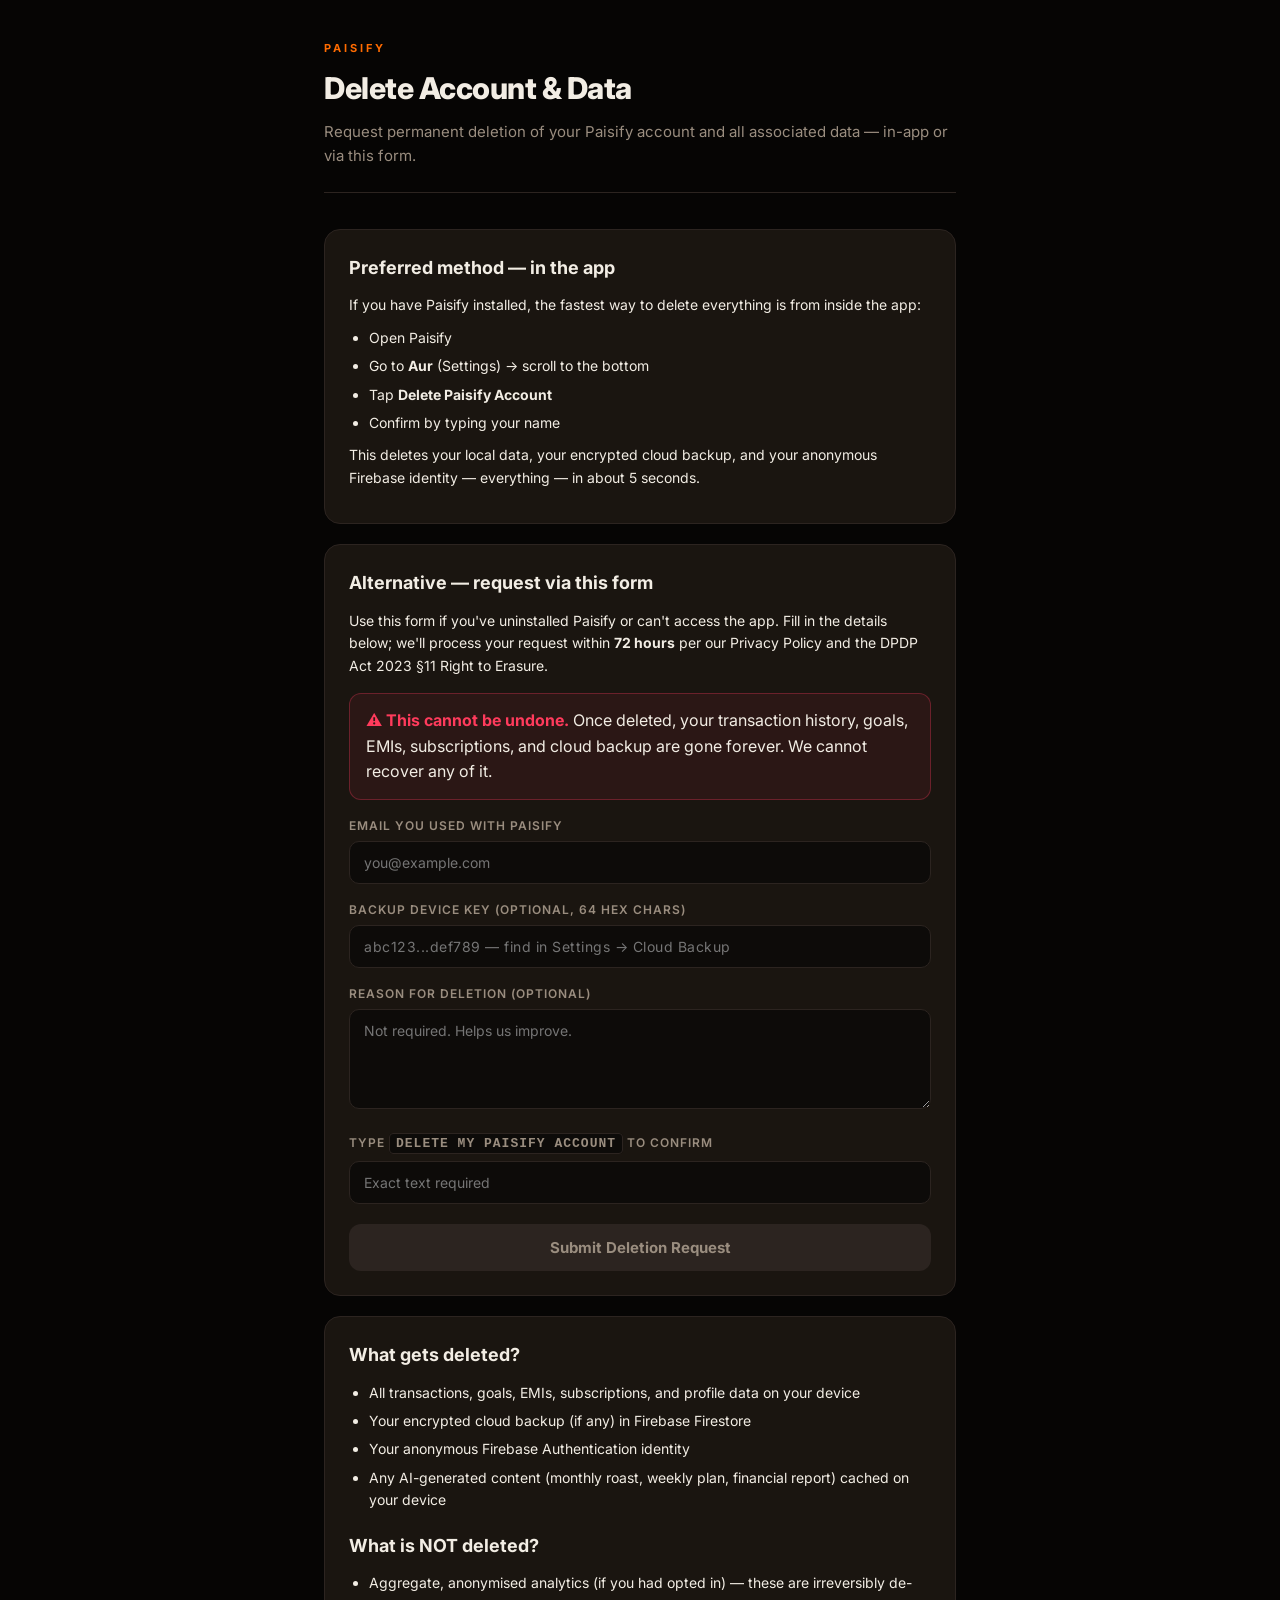
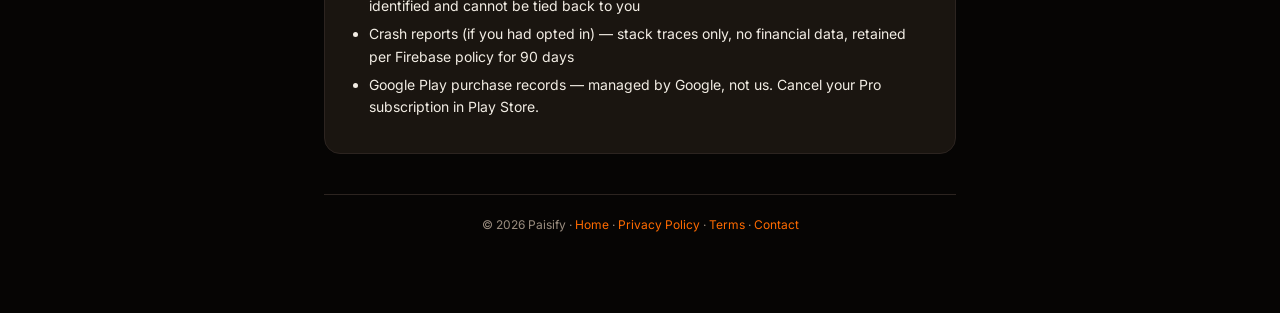
<file: delete-data.html>
<!DOCTYPE html>
<html lang="en">
<head>
<meta charset="UTF-8">
<meta name="viewport" content="width=device-width, initial-scale=1.0">
<title>Delete Paisify Account & Data</title>
<meta name="description" content="Request deletion of your Paisify account and all associated financial data.">
<link rel="icon" type="image/png" href="/favicon.png">
<link rel="preconnect" href="https://fonts.googleapis.com">
<link rel="preconnect" href="https://fonts.gstatic.com" crossorigin>
<link href="https://fonts.googleapis.com/css2?family=Inter:wght@400;500;600;700;800&display=swap" rel="stylesheet">
<style>
  :root {
    --bg: #060504;
    --card: #1A1510;
    --ink: #0D0B09;
    --cream: #F2EDE4;
    --muted: #9A8D7F;
    --saffron: #FF6B00;
    --rose: #FF3B5C;
    --green: #00D97E;
    --dim: #2C2420;
  }
  * { box-sizing: border-box; margin: 0; padding: 0; }
  html, body {
    background: var(--bg);
    color: var(--cream);
    font-family: 'Inter', system-ui, sans-serif;
    min-height: 100vh;
    line-height: 1.6;
  }
  .wrap {
    max-width: 680px;
    margin: 0 auto;
    padding: 40px 24px 80px;
  }
  header {
    margin-bottom: 36px;
    padding-bottom: 24px;
    border-bottom: 1px solid var(--dim);
  }
  .brand {
    color: var(--saffron);
    font-size: 11px;
    font-weight: 700;
    letter-spacing: 3px;
    margin-bottom: 6px;
  }
  h1 {
    font-size: 30px;
    font-weight: 800;
    letter-spacing: -0.5px;
  }
  .sub { color: var(--muted); font-size: 15px; margin-top: 8px; }
  .card {
    background: var(--card);
    border: 1px solid var(--dim);
    border-radius: 16px;
    padding: 24px;
    margin-bottom: 20px;
  }
  h2 {
    font-size: 18px;
    font-weight: 700;
    margin-bottom: 12px;
    color: var(--cream);
  }
  p { color: var(--cream); font-size: 14px; margin-bottom: 10px; }
  ul { padding-left: 20px; margin: 10px 0; }
  li { color: var(--cream); font-size: 14px; margin-bottom: 6px; }
  .warn {
    background: rgba(255, 59, 92, 0.08);
    border: 1px solid rgba(255, 59, 92, 0.3);
    border-radius: 12px;
    padding: 14px 16px;
    margin: 16px 0;
  }
  .warn strong { color: var(--rose); }
  label {
    display: block;
    color: var(--muted);
    font-size: 12px;
    font-weight: 600;
    margin-bottom: 6px;
    margin-top: 16px;
    text-transform: uppercase;
    letter-spacing: 1px;
  }
  input[type=text], input[type=email], textarea {
    width: 100%;
    background: var(--ink);
    border: 1px solid var(--dim);
    border-radius: 10px;
    color: var(--cream);
    font-family: inherit;
    font-size: 14px;
    padding: 12px 14px;
  }
  input:focus, textarea:focus {
    outline: none;
    border-color: var(--saffron);
  }
  textarea { min-height: 100px; resize: vertical; }
  .mono {
    font-family: 'JetBrains Mono', 'Courier New', monospace;
    letter-spacing: 0.5px;
  }
  button {
    background: var(--rose);
    color: #fff;
    border: none;
    border-radius: 12px;
    padding: 14px 24px;
    font-size: 15px;
    font-weight: 700;
    font-family: inherit;
    cursor: pointer;
    margin-top: 20px;
    width: 100%;
  }
  button:hover { opacity: 0.92; }
  button:disabled { background: var(--dim); color: var(--muted); cursor: not-allowed; }
  footer {
    margin-top: 40px;
    padding-top: 20px;
    border-top: 1px solid var(--dim);
    color: var(--muted);
    font-size: 12px;
    text-align: center;
  }
  footer a { color: var(--saffron); text-decoration: none; }
  code {
    background: var(--ink);
    border: 1px solid var(--dim);
    border-radius: 4px;
    padding: 2px 6px;
    font-size: 13px;
    font-family: 'JetBrains Mono', monospace;
  }
  .success-box {
    background: rgba(0, 217, 126, 0.08);
    border: 1px solid rgba(0, 217, 126, 0.4);
    border-radius: 12px;
    padding: 20px;
    margin-top: 20px;
    display: none;
  }
  .success-box.show { display: block; }
</style>
</head>
<body>
<div class="wrap">
  <header>
    <div class="brand">PAISIFY</div>
    <h1>Delete Account &amp; Data</h1>
    <div class="sub">Request permanent deletion of your Paisify account and all associated data — in-app or via this form.</div>
  </header>

  <div class="card">
    <h2>Preferred method — in the app</h2>
    <p>If you have Paisify installed, the fastest way to delete everything is from inside the app:</p>
    <ul>
      <li>Open Paisify</li>
      <li>Go to <strong>Aur</strong> (Settings) → scroll to the bottom</li>
      <li>Tap <strong>Delete Paisify Account</strong></li>
      <li>Confirm by typing your name</li>
    </ul>
    <p>This deletes your local data, your encrypted cloud backup, and your anonymous Firebase identity — everything — in about 5 seconds.</p>
  </div>

  <div class="card">
    <h2>Alternative — request via this form</h2>
    <p>Use this form if you've uninstalled Paisify or can't access the app. Fill in the details below; we'll process your request within <strong>72 hours</strong> per our Privacy Policy and the DPDP Act 2023 §11 Right to Erasure.</p>

    <div class="warn">
      <strong>⚠️ This cannot be undone.</strong> Once deleted, your transaction history, goals, EMIs, subscriptions, and cloud backup are gone forever. We cannot recover any of it.
    </div>

    <form id="delForm" onsubmit="return submitForm(event)">
      <label for="email">Email you used with Paisify</label>
      <input type="email" id="email" name="email" required placeholder="you@example.com">

      <label for="deviceKey">Backup device key (optional, 64 hex chars)</label>
      <input type="text" id="deviceKey" name="deviceKey" class="mono" placeholder="abc123...def789 — find in Settings → Cloud Backup" pattern="[0-9a-fA-F]{64}" maxlength="64">

      <label for="reason">Reason for deletion (optional)</label>
      <textarea id="reason" name="reason" placeholder="Not required. Helps us improve."></textarea>

      <label for="confirm">Type <code>DELETE MY PAISIFY ACCOUNT</code> to confirm</label>
      <input type="text" id="confirm" name="confirm" required placeholder="Exact text required" oninput="onConfirmChange()">

      <button type="submit" id="delBtn" disabled>Submit Deletion Request</button>
    </form>

    <div id="successBox" class="success-box">
      <strong style="color: var(--green); font-size: 16px;">✅ Request received</strong>
      <p style="margin-top: 8px;">We'll email you within 72 hours once your data is deleted. If you don't hear back, reach out to <a href="mailto:paisifyapp.support@gmail.com" style="color: var(--saffron);">paisifyapp.support@gmail.com</a>.</p>
    </div>
  </div>

  <div class="card">
    <h2>What gets deleted?</h2>
    <ul>
      <li>All transactions, goals, EMIs, subscriptions, and profile data on your device</li>
      <li>Your encrypted cloud backup (if any) in Firebase Firestore</li>
      <li>Your anonymous Firebase Authentication identity</li>
      <li>Any AI-generated content (monthly roast, weekly plan, financial report) cached on your device</li>
    </ul>
    <h2 style="margin-top: 20px;">What is NOT deleted?</h2>
    <ul>
      <li>Aggregate, anonymised analytics (if you had opted in) — these are irreversibly de-identified and cannot be tied back to you</li>
      <li>Crash reports (if you had opted in) — stack traces only, no financial data, retained per Firebase policy for 90 days</li>
      <li>Google Play purchase records — managed by Google, not us. Cancel your Pro subscription in Play Store.</li>
    </ul>
  </div>

  <footer>
    © 2026 Paisify · <a href="https://paisifyappsupport.github.io/paisifyapp">Home</a> · <a href="https://paisifyappsupport.github.io/paisifyapp/privacy.html">Privacy Policy</a> · <a href="https://paisifyappsupport.github.io/paisifyapp/terms.html">Terms</a> · <a href="mailto:paisifyapp.support@gmail.com">Contact</a>
  </footer>
</div>

<script>
  function onConfirmChange() {
    const v = document.getElementById('confirm').value;
    document.getElementById('delBtn').disabled = (v !== 'DELETE MY PAISIFY ACCOUNT');
  }

  function submitForm(ev) {
    ev.preventDefault();
    const email    = document.getElementById('email').value;
    const devKey   = document.getElementById('deviceKey').value;
    const reason   = document.getElementById('reason').value;
    // Build mailto fallback — the form sends via email to the Grievance Officer.
    // In production, this should POST to a cloud function that auto-deletes the
    // Firestore doc matching the email and responds to the user. For now, email
    // is the DPDP §11 compliant manual path.
    const subject = encodeURIComponent('DPDP Data Deletion Request');
    const body = encodeURIComponent(
      'Email: ' + email + '\n' +
      'Device key: ' + (devKey || '(not provided)') + '\n' +
      'Reason: ' + (reason || '(none)') + '\n\n' +
      'I request permanent deletion of my Paisify account and all associated data per DPDP Act 2023 §11.'
    );
    // Open user's mail client with pre-filled request.
    window.location.href = 'mailto:paisifyapp.support@gmail.com?subject=' + subject + '&body=' + body;
    document.getElementById('successBox').classList.add('show');
    return false;
  }
</script>
</body>
</html>
</file>
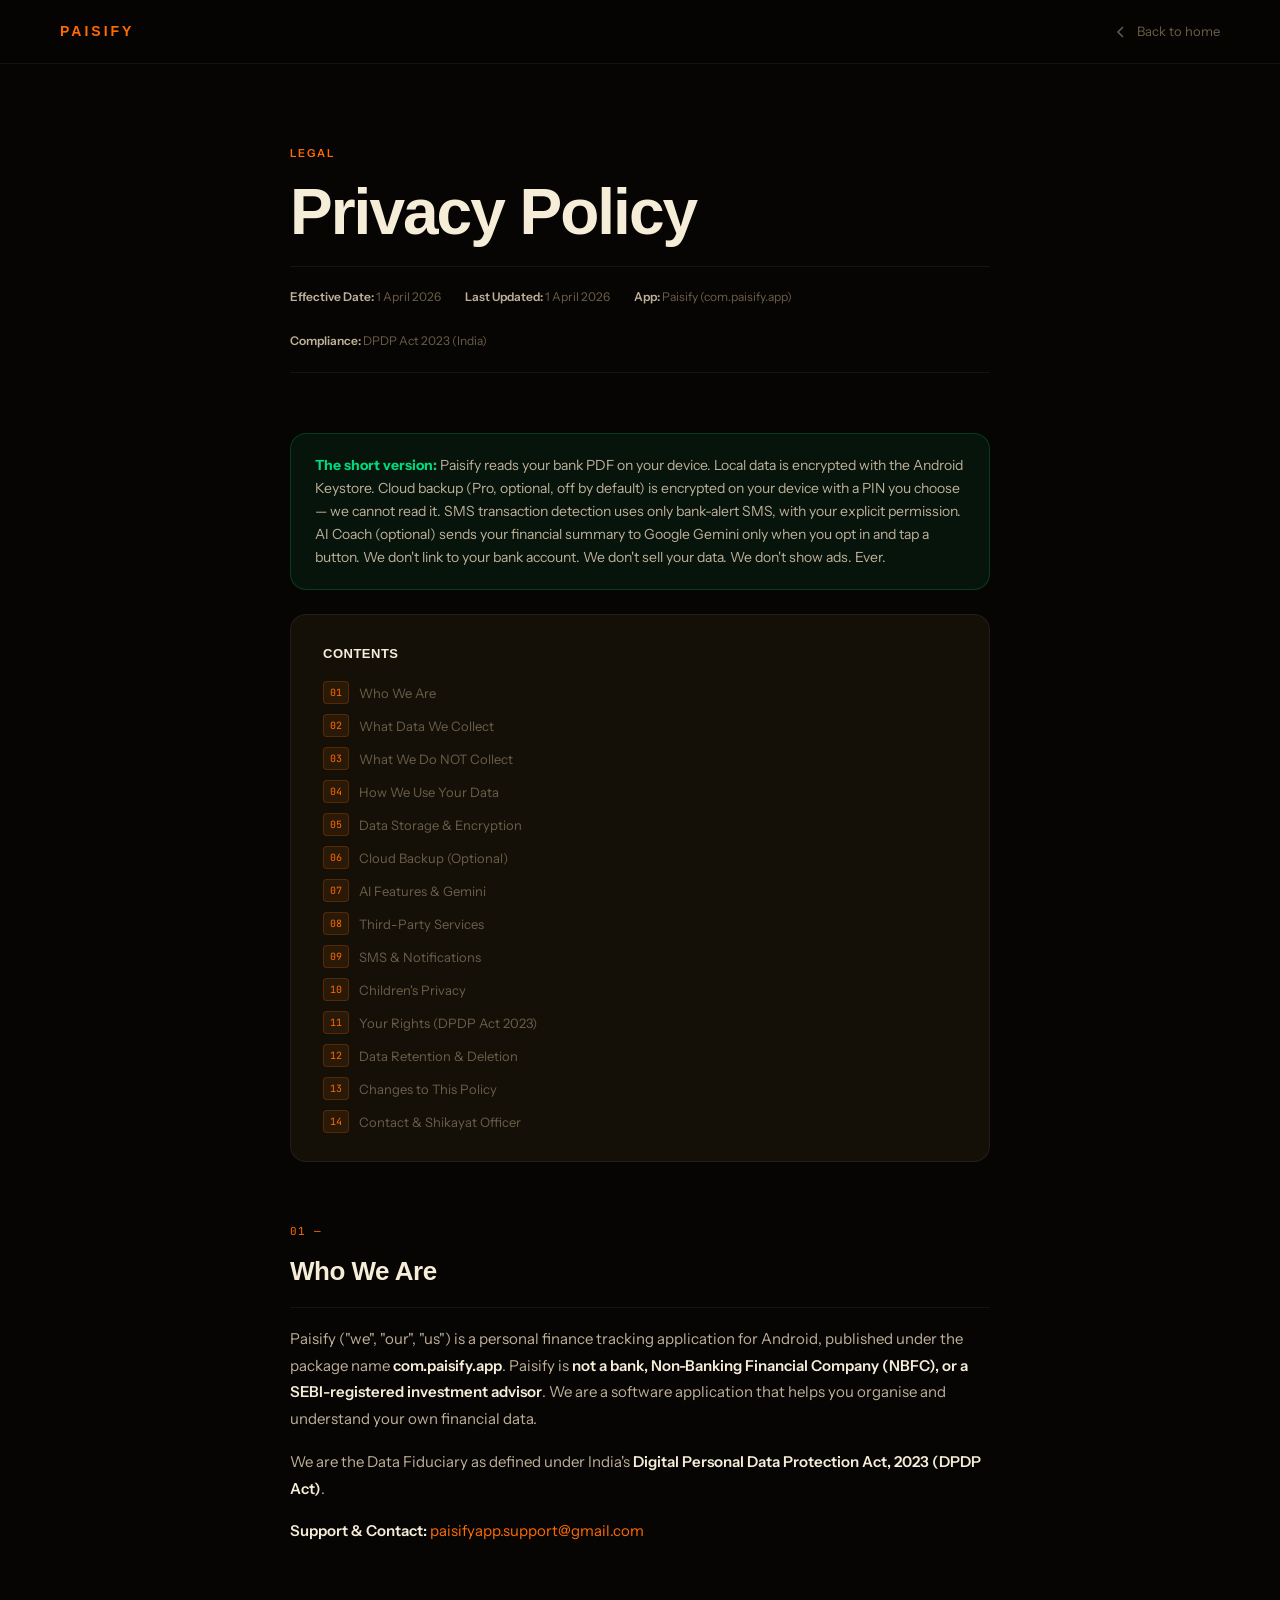
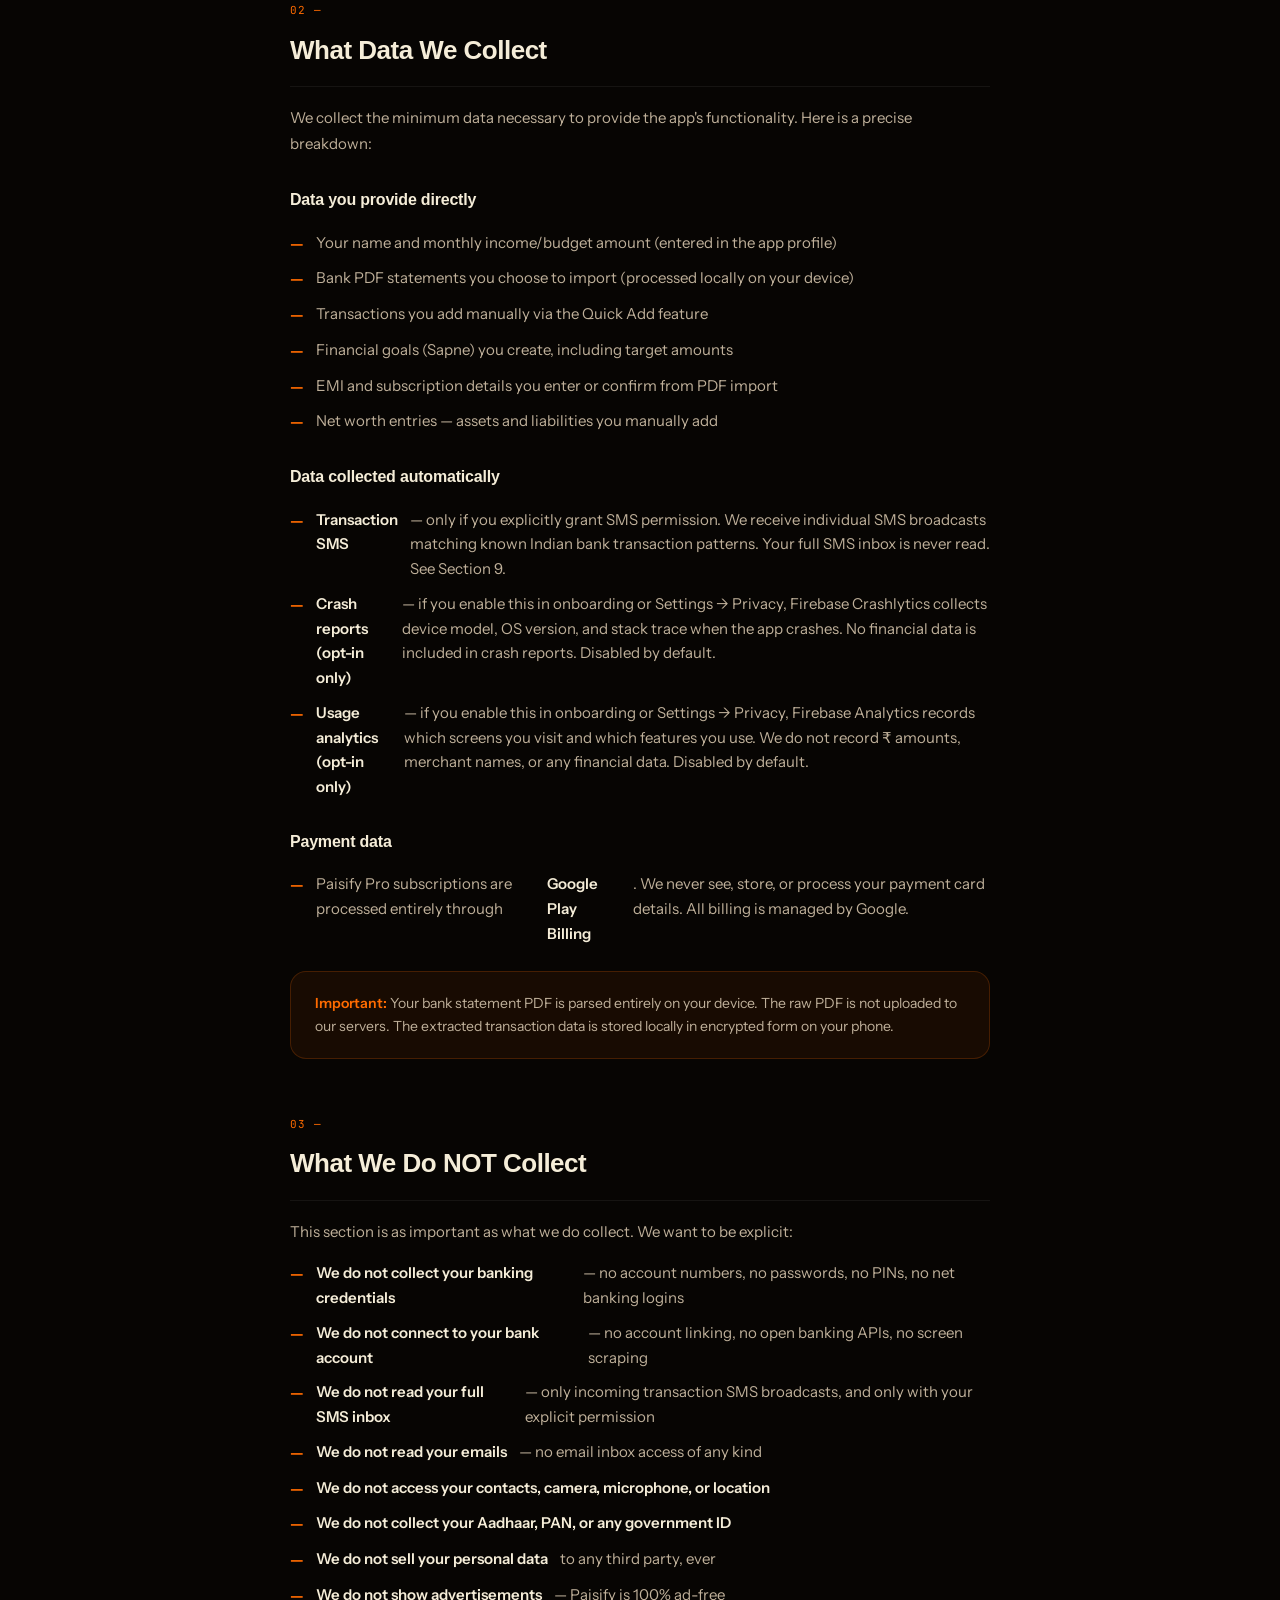
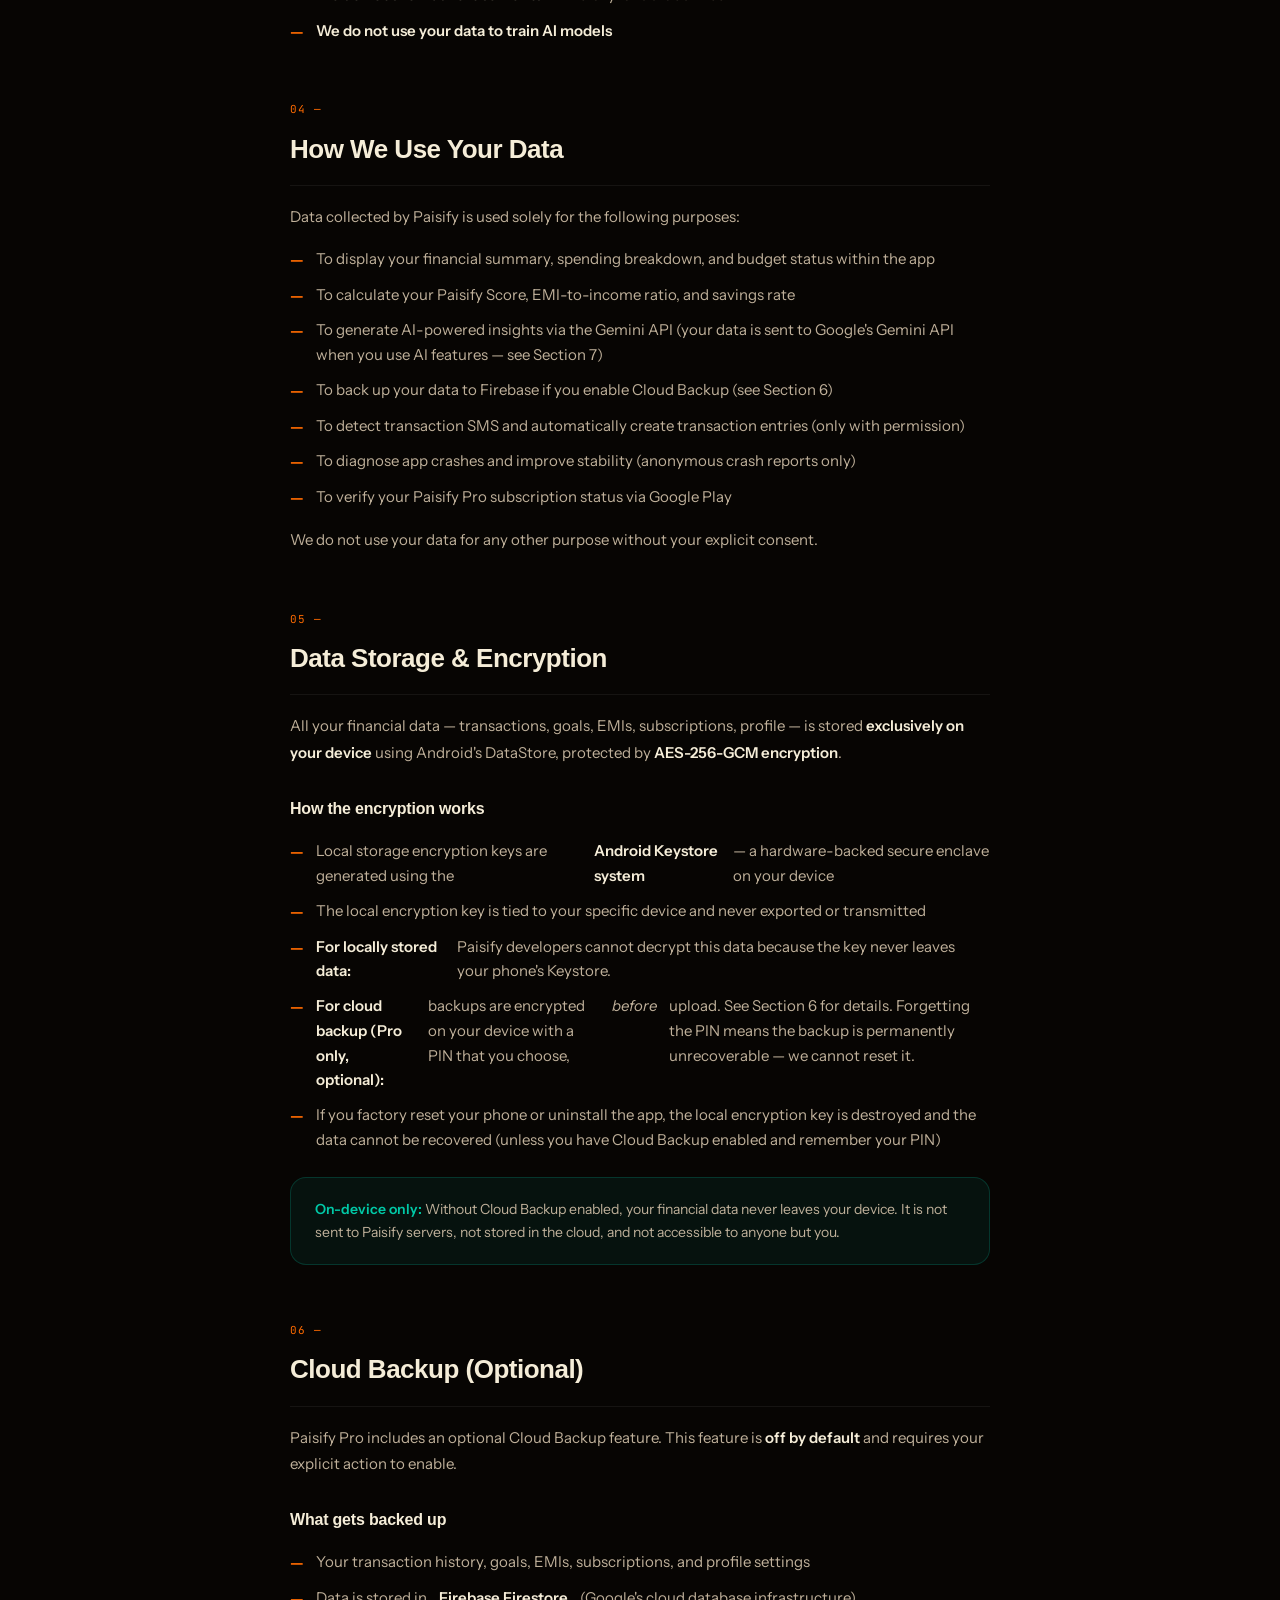
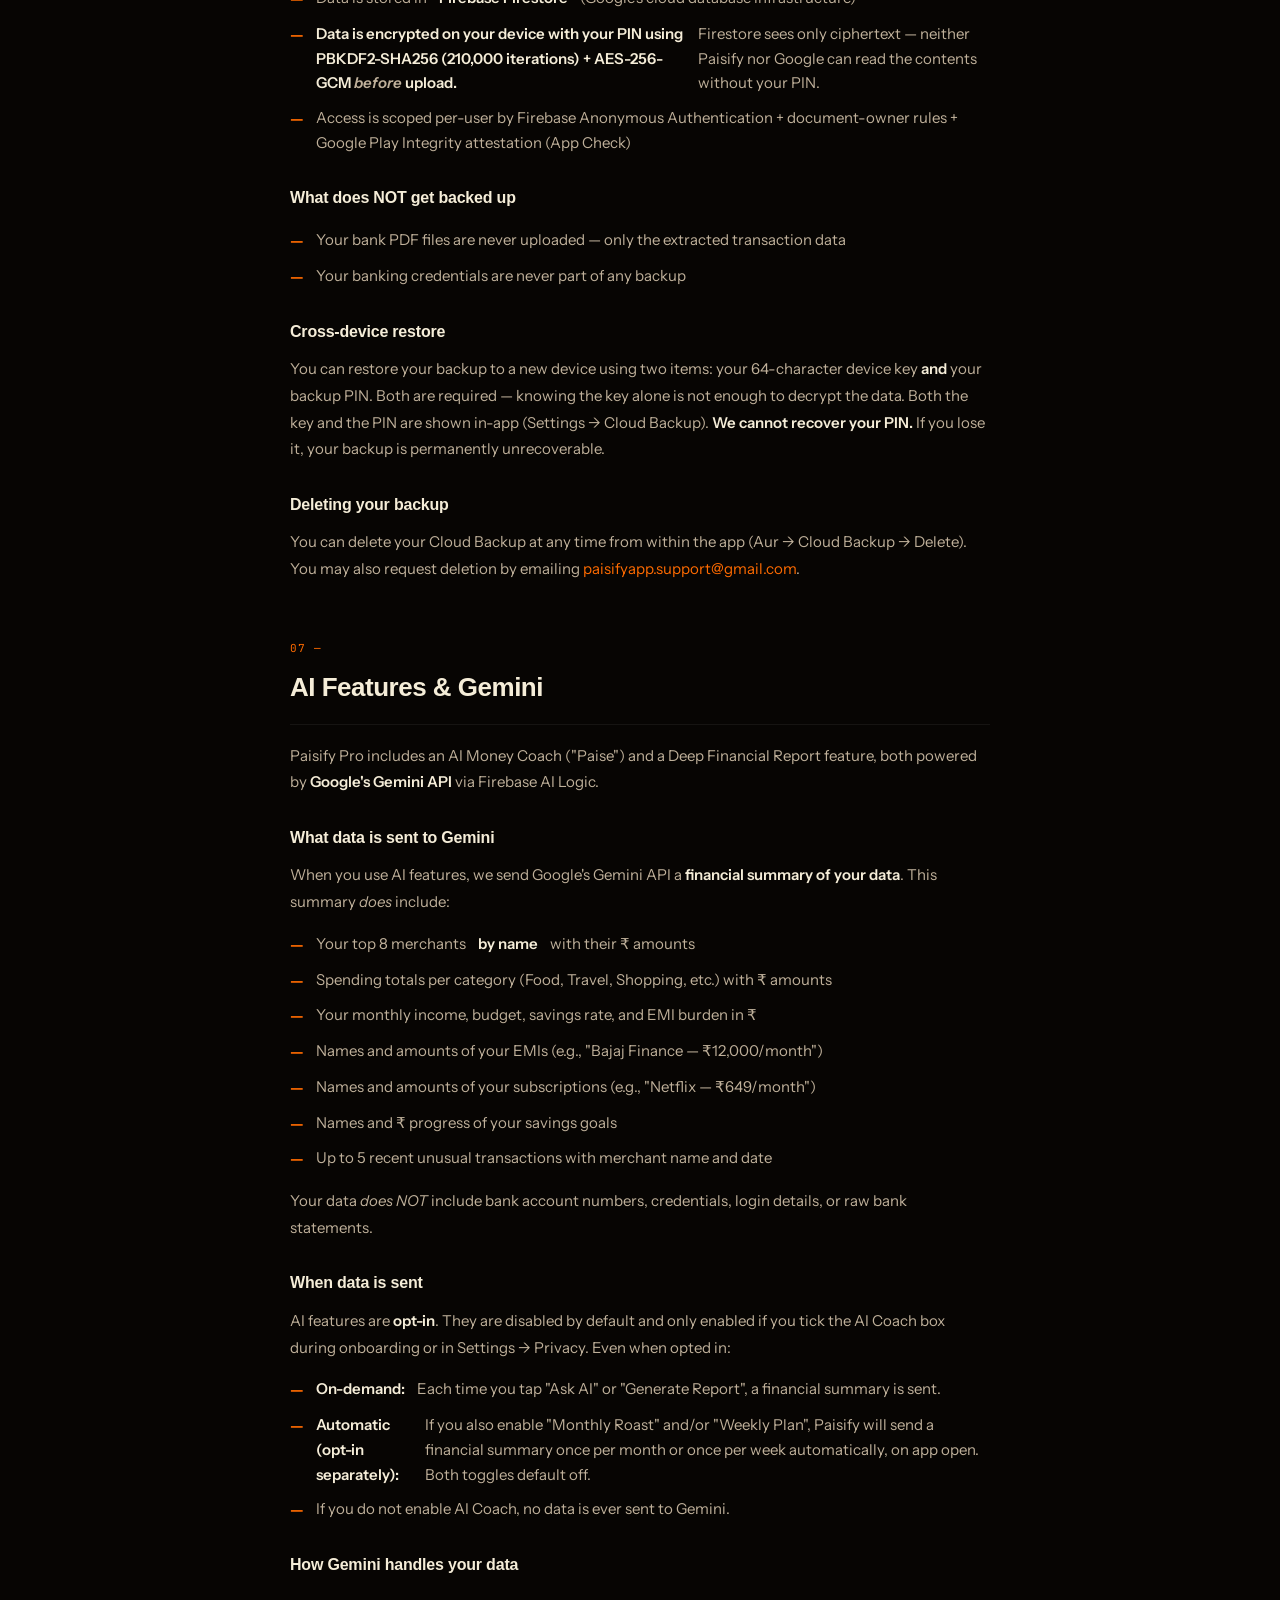
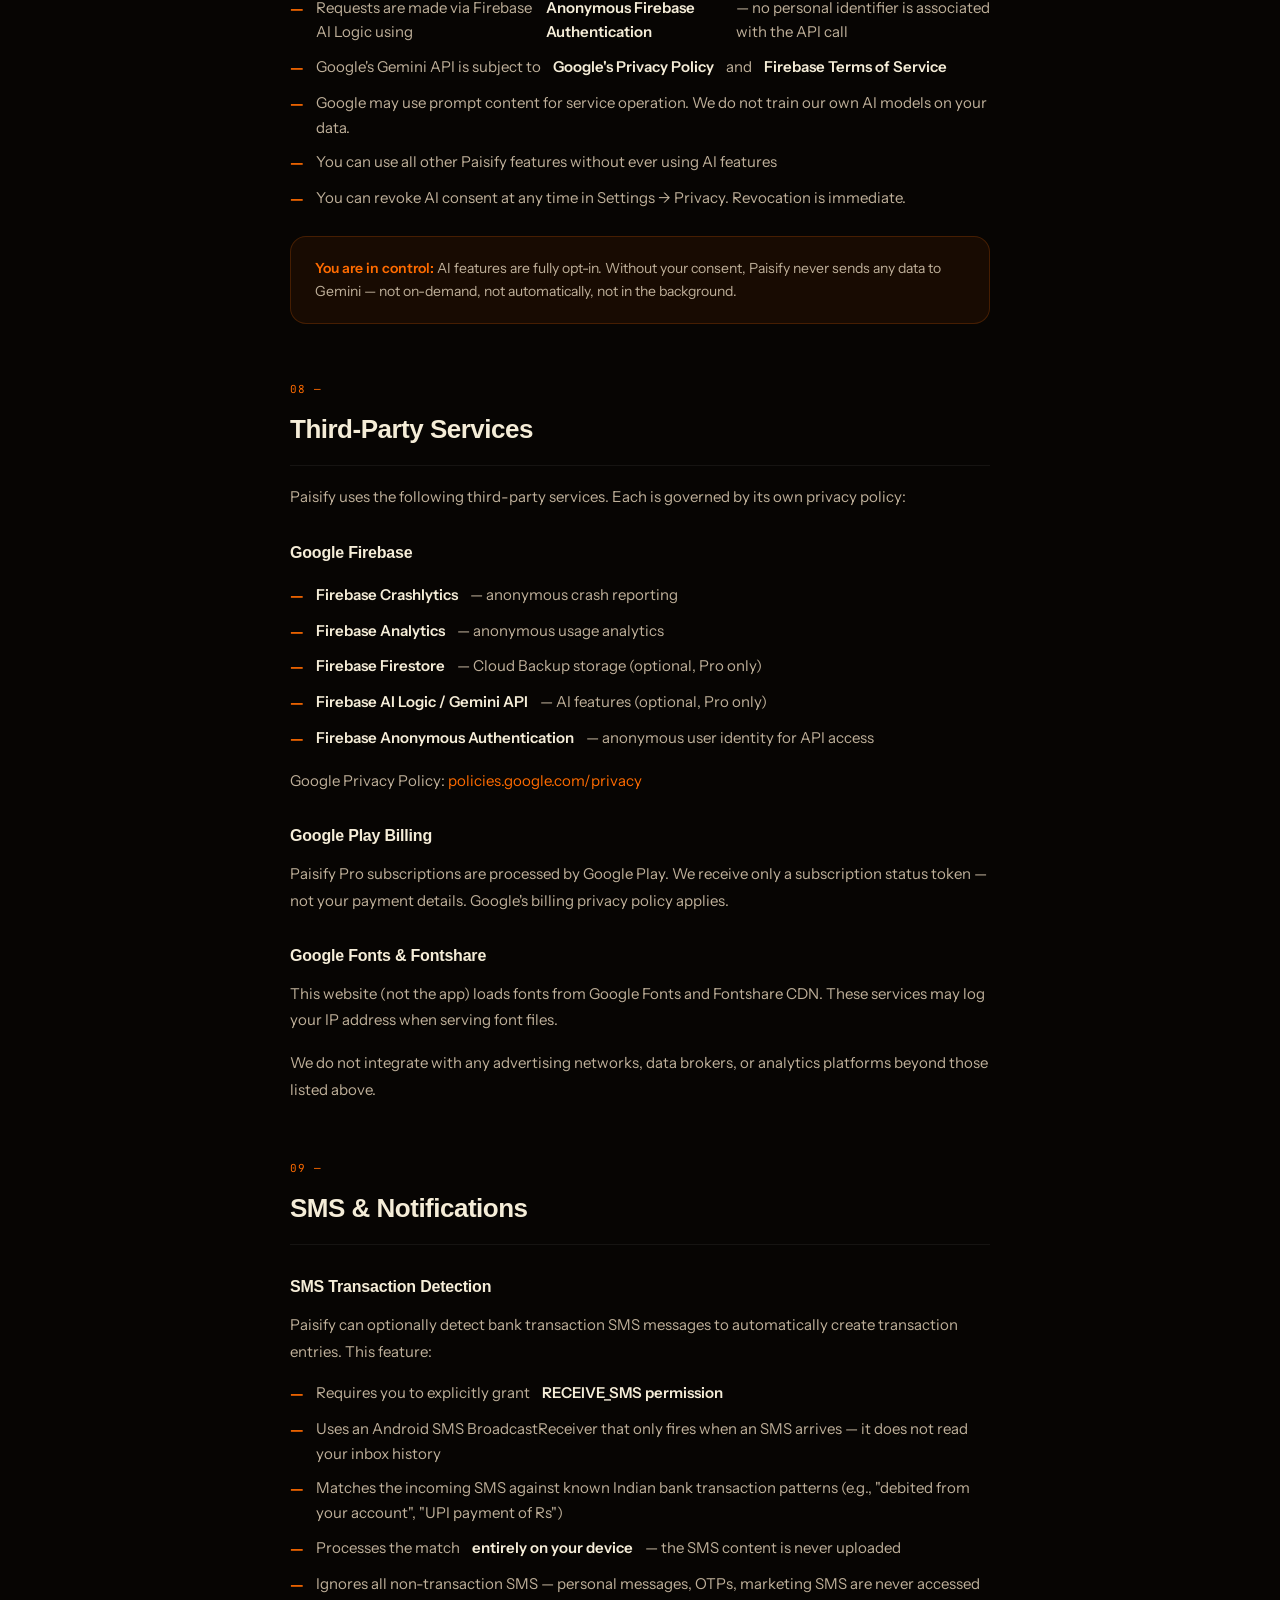
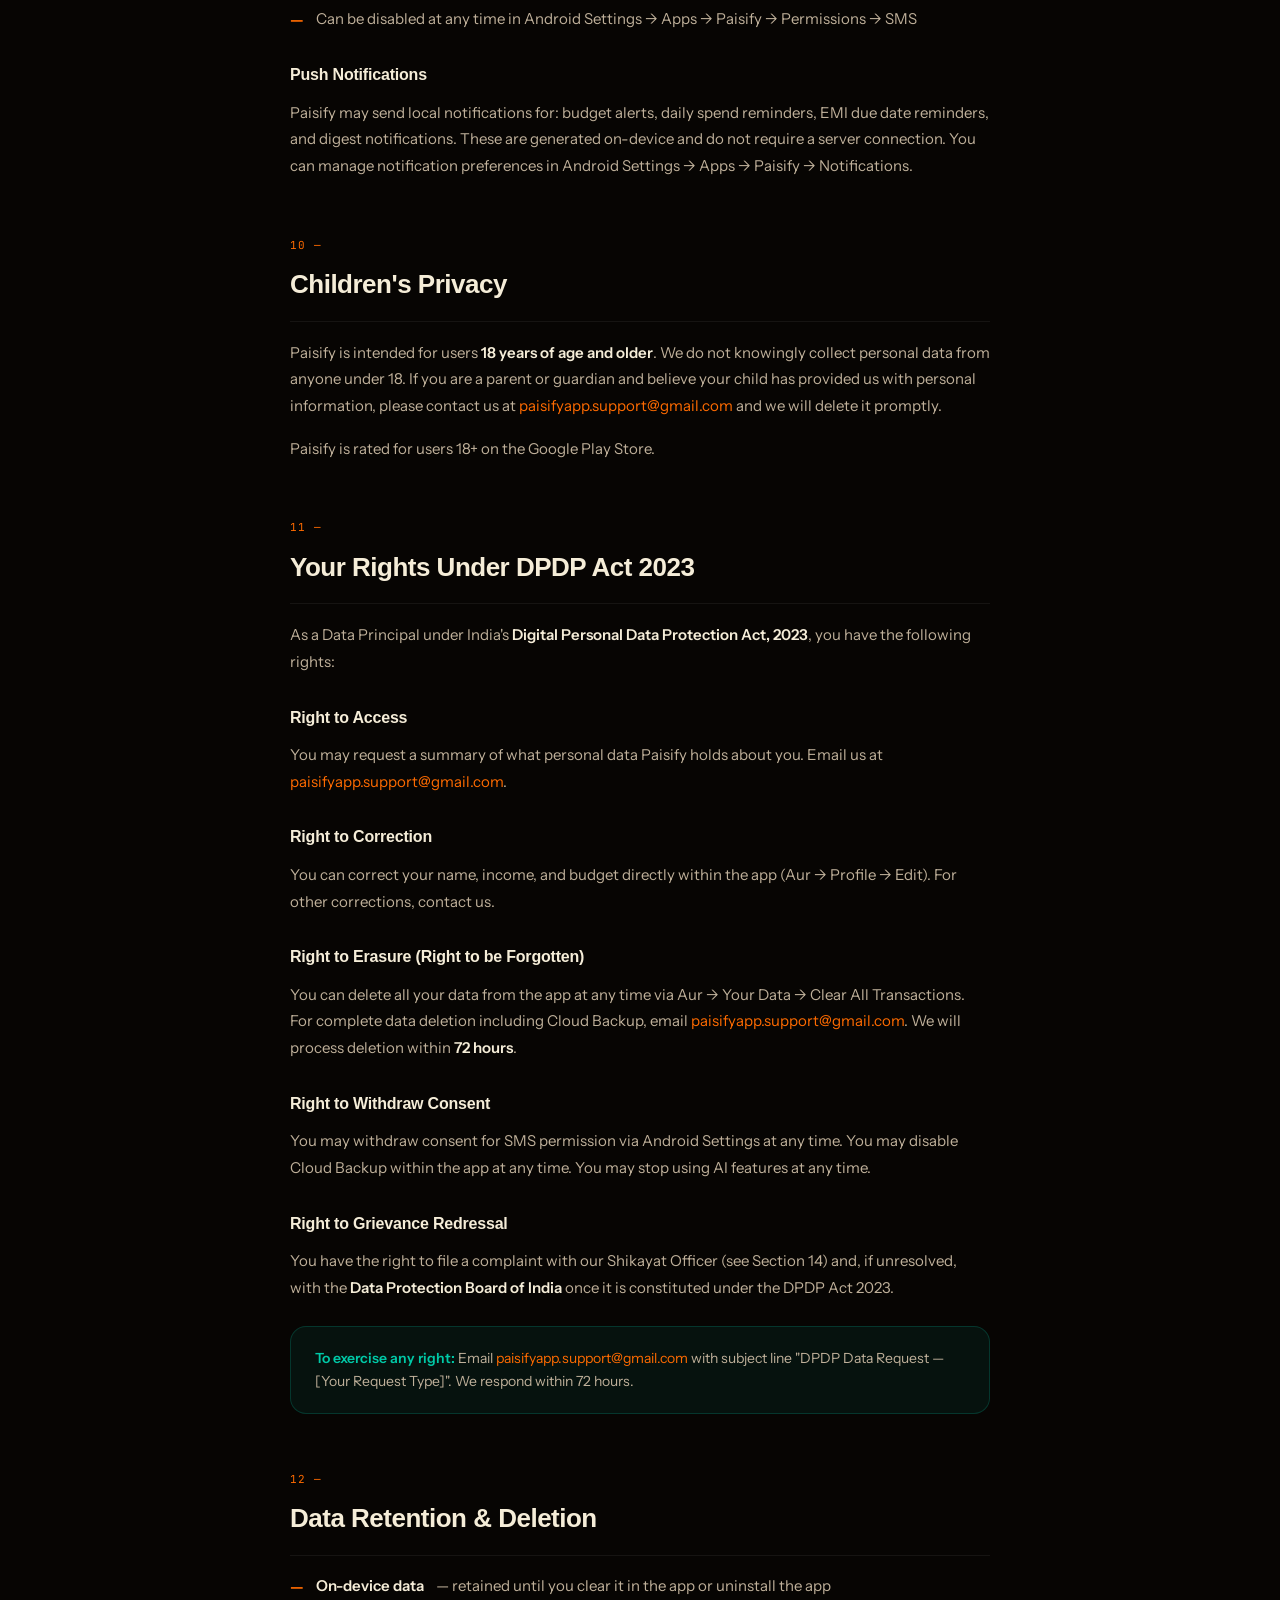
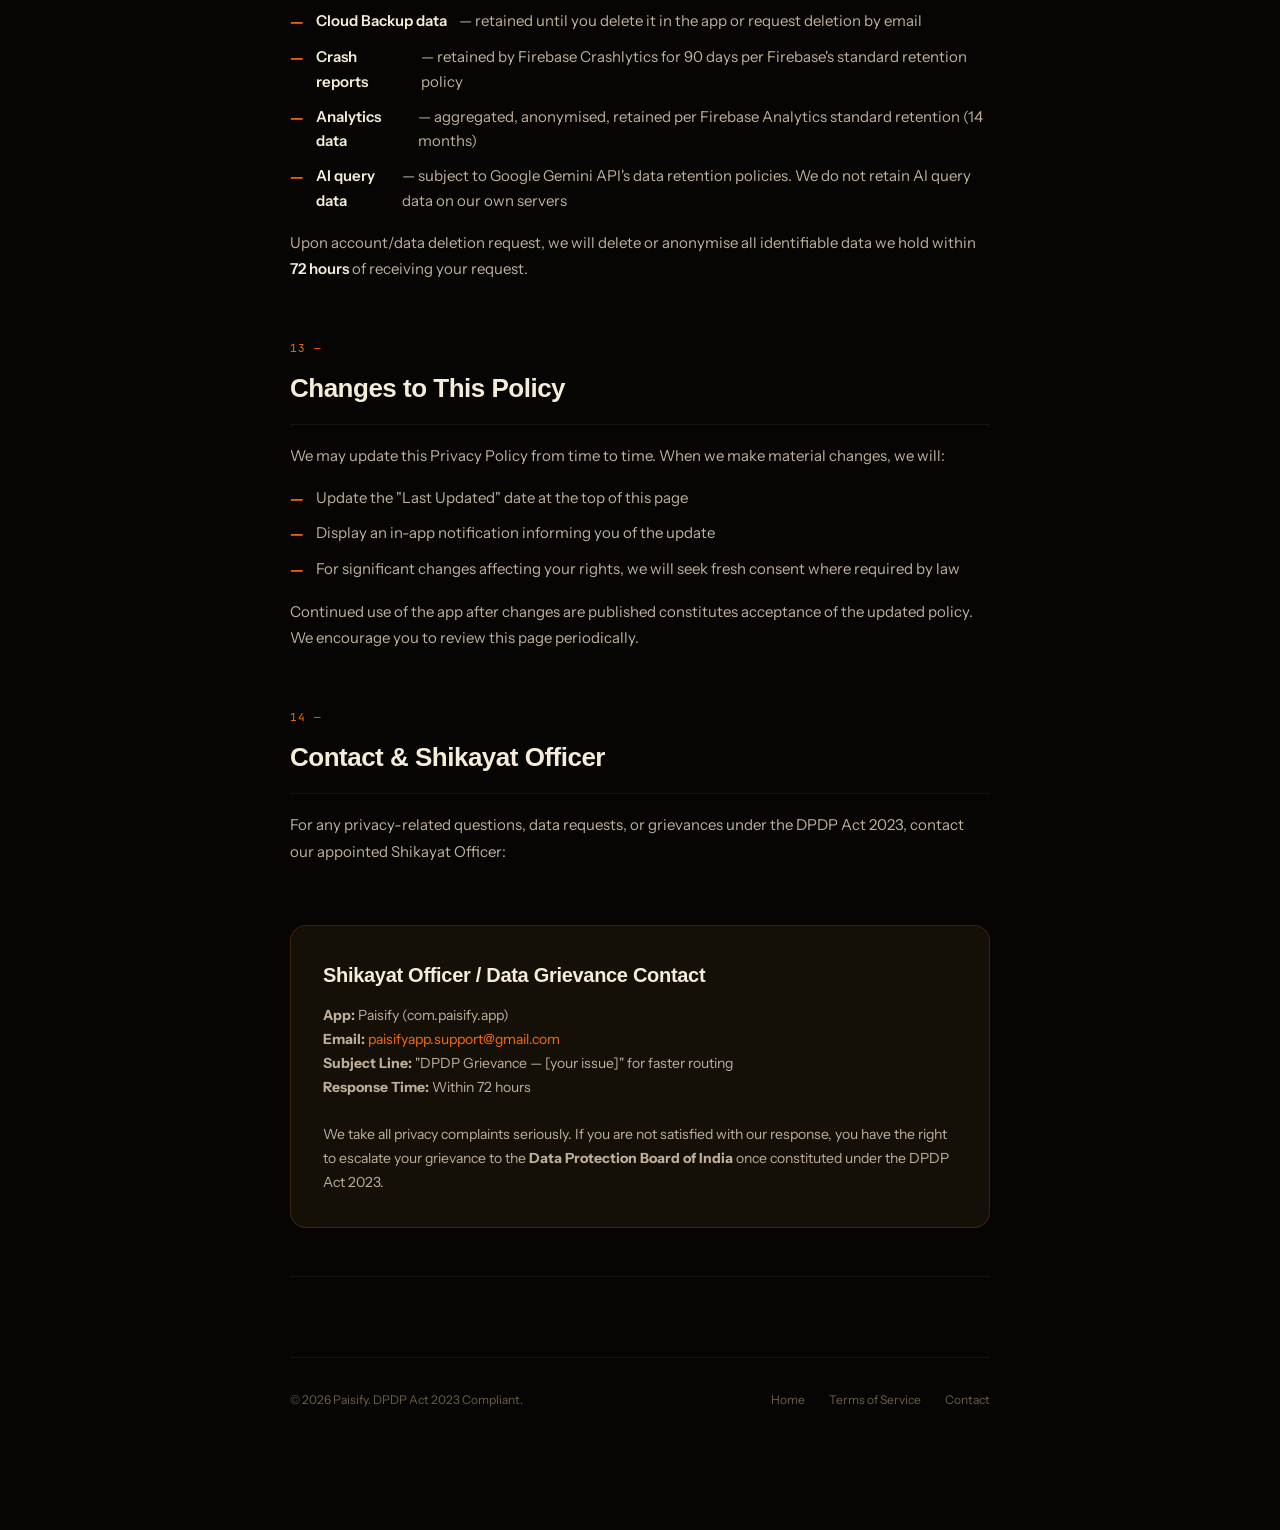
<file: privacy.html>
<!DOCTYPE html>
<html lang="en">
<head>
<meta charset="UTF-8">
<meta name="viewport" content="width=device-width, initial-scale=1.0">
<title>Privacy Policy — Paisify</title>
<meta name="description" content="Paisify Privacy Policy. We take your financial data privacy seriously. No inbox access, no bank login, AES-256 encrypted on device. DPDP Act 2023 compliant.">
<link rel="preconnect" href="https://fonts.googleapis.com">
<link rel="preconnect" href="https://fonts.gstatic.com" crossorigin>
<link href="https://fonts.googleapis.com/css2?family=Instrument+Sans:ital,wght@0,400;0,500;0,600;1,400&family=JetBrains+Mono:wght@400;500&display=swap" rel="stylesheet">
<link rel="stylesheet" href="https://api.fontshare.com/v2/css?f[]=clash-display@400,500,600,700&display=swap">
<style>
*, *::before, *::after { box-sizing: border-box; margin: 0; padding: 0; }
:root {
  --saffron: #FF6B00;
  --green: #00D97E;
  --teal: #00C9A7;
  --ink-00: #070503;
  --ink-1: #0E0B07;
  --ink-2: #141008;
  --ink-3: #1C160E;
  --cream: #F5EDD8;
  --cream-2: #BFB09A;
  --muted: #6B5E48;
  --dim: #2A2018;
  --font-display: 'Clash Display', sans-serif;
  --font-body: 'Instrument Sans', sans-serif;
  --font-mono: 'JetBrains Mono', monospace;
  --radius: 16px;
}
html { scroll-behavior: smooth; }
body {
  background: var(--ink-00);
  color: var(--cream);
  font-family: var(--font-body);
  font-size: 16px;
  line-height: 1.7;
  -webkit-font-smoothing: antialiased;
}

/* ── Nav ─────────────────────────────────────────────────────── */
.nav {
  position: sticky; top: 0; z-index: 100;
  display: flex; align-items: center; justify-content: space-between;
  padding: 0 60px; height: 64px;
  background: rgba(7,5,3,.92);
  backdrop-filter: blur(20px);
  border-bottom: 1px solid rgba(255,255,255,.05);
}
.nav-logo {
  font-family: var(--font-display); font-weight: 700;
  font-size: 14px; letter-spacing: 3px;
  color: var(--saffron); text-decoration: none;
  text-transform: uppercase;
}
.nav-back {
  display: flex; align-items: center; gap: 8px;
  font-size: 13px; color: var(--muted); text-decoration: none;
  transition: color .2s;
}
.nav-back:hover { color: var(--cream); }
.nav-back svg { width: 16px; height: 16px; }

/* ── Layout ──────────────────────────────────────────────────── */
.page {
  max-width: 820px; margin: 0 auto;
  padding: 80px 60px 120px;
}

/* ── Header ──────────────────────────────────────────────────── */
.page-eyebrow {
  font-size: 11px; font-weight: 600; letter-spacing: 2px;
  color: var(--saffron); text-transform: uppercase; margin-bottom: 16px;
}
.page-title {
  font-family: var(--font-display);
  font-size: clamp(40px, 6vw, 64px);
  font-weight: 700; letter-spacing: -2px; line-height: 1.05;
  color: var(--cream); margin-bottom: 20px;
}
.page-meta {
  display: flex; gap: 24px; flex-wrap: wrap;
  padding: 20px 0; border-top: 1px solid rgba(255,255,255,.06);
  border-bottom: 1px solid rgba(255,255,255,.06);
  margin-bottom: 60px;
}
.pm-item { font-size: 12px; color: var(--muted); }
.pm-item strong { color: var(--cream-2); font-weight: 600; }

/* ── TOC ─────────────────────────────────────────────────────── */
.toc {
  background: var(--ink-2); border: 1px solid rgba(255,255,255,.06);
  border-radius: var(--radius); padding: 28px 32px;
  margin-bottom: 60px;
}
.toc-title {
  font-family: var(--font-display); font-size: 13px; font-weight: 600;
  color: var(--cream); letter-spacing: .5px; margin-bottom: 16px;
  text-transform: uppercase;
}
.toc-list { list-style: none; display: flex; flex-direction: column; gap: 10px; }
.toc-list a {
  font-size: 13px; color: var(--muted); text-decoration: none;
  display: flex; align-items: center; gap: 10px;
  transition: color .2s;
}
.toc-list a:hover { color: var(--saffron); }
.toc-num {
  font-family: var(--font-mono); font-size: 10px; color: var(--saffron);
  background: rgba(255,107,0,.1); border: 1px solid rgba(255,107,0,.2);
  border-radius: 4px; padding: 2px 6px; flex-shrink: 0;
}

/* ── Content ─────────────────────────────────────────────────── */
.section { margin-bottom: 56px; }
.section-anchor { scroll-margin-top: 80px; }

.s-num {
  font-family: var(--font-mono); font-size: 11px; color: var(--saffron);
  letter-spacing: 1px; margin-bottom: 8px;
}
.s-title {
  font-family: var(--font-display); font-size: 26px; font-weight: 700;
  letter-spacing: -.5px; color: var(--cream); margin-bottom: 18px;
  padding-bottom: 14px; border-bottom: 1px solid rgba(255,255,255,.06);
}
.s-body { font-size: 15px; color: var(--cream-2); line-height: 1.78; }
.s-body p { margin-bottom: 16px; }
.s-body p:last-child { margin-bottom: 0; }
.s-body strong { color: var(--cream); font-weight: 600; }
.s-body a { color: var(--saffron); text-decoration: none; }
.s-body a:hover { text-decoration: underline; }
.s-body em { font-style: italic; color: var(--cream-2); }

/* Sub-heading within section */
.s-sub {
  font-family: var(--font-display); font-size: 16px; font-weight: 600;
  color: var(--cream); margin: 28px 0 10px; letter-spacing: -.2px;
}

/* Lists */
.s-body ul, .s-body ol {
  padding-left: 0; margin: 16px 0; list-style: none;
  display: flex; flex-direction: column; gap: 10px;
}
.s-body ul li, .s-body ol li {
  display: flex; align-items: flex-start; gap: 12px;
  font-size: 15px; color: var(--cream-2); line-height: 1.65;
}
.s-body ul li::before {
  content: '—'; color: var(--saffron); font-weight: 700;
  flex-shrink: 0; margin-top: 1px;
}
.s-body ol { counter-reset: ol-counter; }
.s-body ol li { counter-increment: ol-counter; }
.s-body ol li::before {
  content: counter(ol-counter) '.';
  color: var(--saffron); font-family: var(--font-mono);
  font-size: 11px; font-weight: 500; flex-shrink: 0; margin-top: 3px;
  min-width: 20px;
}

/* Highlight boxes */
.highlight-box {
  border-radius: var(--radius); padding: 20px 24px;
  margin: 24px 0; font-size: 14px; line-height: 1.65;
}
.hb-green {
  background: rgba(0,217,126,.07); border: 1px solid rgba(0,217,126,.2);
  color: var(--cream-2);
}
.hb-green strong { color: var(--green); }
.hb-orange {
  background: rgba(255,107,0,.07); border: 1px solid rgba(255,107,0,.2);
  color: var(--cream-2);
}
.hb-orange strong { color: var(--saffron); }
.hb-teal {
  background: rgba(0,201,167,.07); border: 1px solid rgba(0,201,167,.2);
  color: var(--cream-2);
}
.hb-teal strong { color: var(--teal); }

/* Contact box */
.contact-box {
  background: var(--ink-2); border: 1px solid rgba(255,107,0,.2);
  border-radius: var(--radius); padding: 32px;
  margin-top: 60px;
}
.contact-box-title {
  font-family: var(--font-display); font-size: 20px; font-weight: 700;
  color: var(--cream); margin-bottom: 12px; letter-spacing: -.3px;
}
.contact-box p { font-size: 14px; color: var(--cream-2); line-height: 1.7; }
.contact-box a { color: var(--saffron); text-decoration: none; }
.contact-box a:hover { text-decoration: underline; }

/* Divider */
hr {
  border: none; border-top: 1px solid rgba(255,255,255,.06);
  margin: 48px 0;
}

/* Footer */
.page-footer {
  margin-top: 80px; padding-top: 32px;
  border-top: 1px solid rgba(255,255,255,.06);
  display: flex; justify-content: space-between; align-items: center;
  flex-wrap: wrap; gap: 16px;
}
.page-footer-copy { font-size: 12px; color: var(--muted); }
.page-footer-links { display: flex; gap: 24px; }
.page-footer-links a { font-size: 12px; color: var(--muted); text-decoration: none; transition: color .2s; }
.page-footer-links a:hover { color: var(--saffron); }

@media (max-width: 700px) {
  .nav { padding: 0 20px; }
  .page { padding: 48px 24px 80px; }
  .page-footer { flex-direction: column; }
}
</style>
</head>
<body>

<nav class="nav">
  <a href="index.html" class="nav-logo">PAISIFY</a>
  <a href="index.html" class="nav-back">
    <svg viewBox="0 0 16 16" fill="none" stroke="currentColor" stroke-width="1.5"><path d="M10 3L5 8l5 5"/></svg>
    Back to home
  </a>
</nav>

<div class="page">

  <div class="page-eyebrow">Legal</div>
  <h1 class="page-title">Privacy Policy</h1>

  <div class="page-meta">
    <div class="pm-item"><strong>Effective Date:</strong> 1 April 2026</div>
    <div class="pm-item"><strong>Last Updated:</strong> 1 April 2026</div>
    <div class="pm-item"><strong>App:</strong> Paisify (com.paisify.app)</div>
    <div class="pm-item"><strong>Compliance:</strong> DPDP Act 2023 (India)</div>
  </div>

  <div class="highlight-box hb-green">
    <strong>The short version:</strong> Paisify reads your bank PDF on your device. Local data is encrypted with the Android Keystore. Cloud backup (Pro, optional, off by default) is encrypted on your device with a PIN you choose — we cannot read it. SMS transaction detection uses only bank-alert SMS, with your explicit permission. AI Coach (optional) sends your financial summary to Google Gemini only when you opt in and tap a button. We don't link to your bank account. We don't sell your data. We don't show ads. Ever.
  </div>

  <!-- Table of Contents -->
  <div class="toc">
    <div class="toc-title">Contents</div>
    <ul class="toc-list">
      <li><a href="#s1"><span class="toc-num">01</span>Who We Are</a></li>
      <li><a href="#s2"><span class="toc-num">02</span>What Data We Collect</a></li>
      <li><a href="#s3"><span class="toc-num">03</span>What We Do NOT Collect</a></li>
      <li><a href="#s4"><span class="toc-num">04</span>How We Use Your Data</a></li>
      <li><a href="#s5"><span class="toc-num">05</span>Data Storage & Encryption</a></li>
      <li><a href="#s6"><span class="toc-num">06</span>Cloud Backup (Optional)</a></li>
      <li><a href="#s7"><span class="toc-num">07</span>AI Features & Gemini</a></li>
      <li><a href="#s8"><span class="toc-num">08</span>Third-Party Services</a></li>
      <li><a href="#s9"><span class="toc-num">09</span>SMS & Notifications</a></li>
      <li><a href="#s10"><span class="toc-num">10</span>Children's Privacy</a></li>
      <li><a href="#s11"><span class="toc-num">11</span>Your Rights (DPDP Act 2023)</a></li>
      <li><a href="#s12"><span class="toc-num">12</span>Data Retention & Deletion</a></li>
      <li><a href="#s13"><span class="toc-num">13</span>Changes to This Policy</a></li>
      <li><a href="#s14"><span class="toc-num">14</span>Contact & Shikayat Officer</a></li>
    </ul>
  </div>

  <!-- Section 1 -->
  <div class="section section-anchor" id="s1">
    <div class="s-num">01 —</div>
    <div class="s-title">Who We Are</div>
    <div class="s-body">
      <p>Paisify ("we", "our", "us") is a personal finance tracking application for Android, published under the package name <strong>com.paisify.app</strong>. Paisify is <strong>not a bank, Non-Banking Financial Company (NBFC), or a SEBI-registered investment advisor</strong>. We are a software application that helps you organise and understand your own financial data.</p>
      <p>We are the Data Fiduciary as defined under India's <strong>Digital Personal Data Protection Act, 2023 (DPDP Act)</strong>.</p>
      <p><strong>Support &amp; Contact:</strong> <a href="mailto:paisifyapp.support@gmail.com">paisifyapp.support@gmail.com</a></p>
    </div>
  </div>

  <!-- Section 2 -->
  <div class="section section-anchor" id="s2">
    <div class="s-num">02 —</div>
    <div class="s-title">What Data We Collect</div>
    <div class="s-body">
      <p>We collect the minimum data necessary to provide the app's functionality. Here is a precise breakdown:</p>

      <div class="s-sub">Data you provide directly</div>
      <ul>
        <li>Your name and monthly income/budget amount (entered in the app profile)</li>
        <li>Bank PDF statements you choose to import (processed locally on your device)</li>
        <li>Transactions you add manually via the Quick Add feature</li>
        <li>Financial goals (Sapne) you create, including target amounts</li>
        <li>EMI and subscription details you enter or confirm from PDF import</li>
        <li>Net worth entries — assets and liabilities you manually add</li>
      </ul>

      <div class="s-sub">Data collected automatically</div>
      <ul>
        <li><strong>Transaction SMS</strong> — only if you explicitly grant SMS permission. We receive individual SMS broadcasts matching known Indian bank transaction patterns. Your full SMS inbox is never read. See Section 9.</li>
        <li><strong>Crash reports (opt-in only)</strong> — if you enable this in onboarding or Settings → Privacy, Firebase Crashlytics collects device model, OS version, and stack trace when the app crashes. No financial data is included in crash reports. Disabled by default.</li>
        <li><strong>Usage analytics (opt-in only)</strong> — if you enable this in onboarding or Settings → Privacy, Firebase Analytics records which screens you visit and which features you use. We do not record ₹ amounts, merchant names, or any financial data. Disabled by default.</li>
      </ul>

      <div class="s-sub">Payment data</div>
      <ul>
        <li>Paisify Pro subscriptions are processed entirely through <strong>Google Play Billing</strong>. We never see, store, or process your payment card details. All billing is managed by Google.</li>
      </ul>

      <div class="highlight-box hb-orange">
        <strong>Important:</strong> Your bank statement PDF is parsed entirely on your device. The raw PDF is not uploaded to our servers. The extracted transaction data is stored locally in encrypted form on your phone.
      </div>
    </div>
  </div>

  <!-- Section 3 -->
  <div class="section section-anchor" id="s3">
    <div class="s-num">03 —</div>
    <div class="s-title">What We Do NOT Collect</div>
    <div class="s-body">
      <p>This section is as important as what we do collect. We want to be explicit:</p>
      <ul>
        <li><strong>We do not collect your banking credentials</strong> — no account numbers, no passwords, no PINs, no net banking logins</li>
        <li><strong>We do not connect to your bank account</strong> — no account linking, no open banking APIs, no screen scraping</li>
        <li><strong>We do not read your full SMS inbox</strong> — only incoming transaction SMS broadcasts, and only with your explicit permission</li>
        <li><strong>We do not read your emails</strong> — no email inbox access of any kind</li>
        <li><strong>We do not access your contacts, camera, microphone, or location</strong></li>
        <li><strong>We do not collect your Aadhaar, PAN, or any government ID</strong></li>
        <li><strong>We do not sell your personal data</strong> to any third party, ever</li>
        <li><strong>We do not show advertisements</strong> — Paisify is 100% ad-free</li>
        <li><strong>We do not use your data to train AI models</strong></li>
      </ul>
    </div>
  </div>

  <!-- Section 4 -->
  <div class="section section-anchor" id="s4">
    <div class="s-num">04 —</div>
    <div class="s-title">How We Use Your Data</div>
    <div class="s-body">
      <p>Data collected by Paisify is used solely for the following purposes:</p>
      <ul>
        <li>To display your financial summary, spending breakdown, and budget status within the app</li>
        <li>To calculate your Paisify Score, EMI-to-income ratio, and savings rate</li>
        <li>To generate AI-powered insights via the Gemini API (your data is sent to Google's Gemini API when you use AI features — see Section 7)</li>
        <li>To back up your data to Firebase if you enable Cloud Backup (see Section 6)</li>
        <li>To detect transaction SMS and automatically create transaction entries (only with permission)</li>
        <li>To diagnose app crashes and improve stability (anonymous crash reports only)</li>
        <li>To verify your Paisify Pro subscription status via Google Play</li>
      </ul>
      <p>We do not use your data for any other purpose without your explicit consent.</p>
    </div>
  </div>

  <!-- Section 5 -->
  <div class="section section-anchor" id="s5">
    <div class="s-num">05 —</div>
    <div class="s-title">Data Storage & Encryption</div>
    <div class="s-body">
      <p>All your financial data — transactions, goals, EMIs, subscriptions, profile — is stored <strong>exclusively on your device</strong> using Android's DataStore, protected by <strong>AES-256-GCM encryption</strong>.</p>

      <div class="s-sub">How the encryption works</div>
      <ul>
        <li>Local storage encryption keys are generated using the <strong>Android Keystore system</strong> — a hardware-backed secure enclave on your device</li>
        <li>The local encryption key is tied to your specific device and never exported or transmitted</li>
        <li><strong>For locally stored data:</strong> Paisify developers cannot decrypt this data because the key never leaves your phone's Keystore.</li>
        <li><strong>For cloud backup (Pro only, optional):</strong> backups are encrypted on your device with a PIN that you choose, <em>before</em> upload. See Section 6 for details. Forgetting the PIN means the backup is permanently unrecoverable — we cannot reset it.</li>
        <li>If you factory reset your phone or uninstall the app, the local encryption key is destroyed and the data cannot be recovered (unless you have Cloud Backup enabled and remember your PIN)</li>
      </ul>

      <div class="highlight-box hb-teal">
        <strong>On-device only:</strong> Without Cloud Backup enabled, your financial data never leaves your device. It is not sent to Paisify servers, not stored in the cloud, and not accessible to anyone but you.
      </div>
    </div>
  </div>

  <!-- Section 6 -->
  <div class="section section-anchor" id="s6">
    <div class="s-num">06 —</div>
    <div class="s-title">Cloud Backup (Optional)</div>
    <div class="s-body">
      <p>Paisify Pro includes an optional Cloud Backup feature. This feature is <strong>off by default</strong> and requires your explicit action to enable.</p>

      <div class="s-sub">What gets backed up</div>
      <ul>
        <li>Your transaction history, goals, EMIs, subscriptions, and profile settings</li>
        <li>Data is stored in <strong>Firebase Firestore</strong> (Google's cloud database infrastructure)</li>
        <li><strong>Data is encrypted on your device with your PIN using PBKDF2-SHA256 (210,000 iterations) + AES-256-GCM <em>before</em> upload.</strong> Firestore sees only ciphertext — neither Paisify nor Google can read the contents without your PIN.</li>
        <li>Access is scoped per-user by Firebase Anonymous Authentication + document-owner rules + Google Play Integrity attestation (App Check)</li>
      </ul>

      <div class="s-sub">What does NOT get backed up</div>
      <ul>
        <li>Your bank PDF files are never uploaded — only the extracted transaction data</li>
        <li>Your banking credentials are never part of any backup</li>
      </ul>

      <div class="s-sub">Cross-device restore</div>
      <p>You can restore your backup to a new device using two items: your 64-character device key <strong>and</strong> your backup PIN. Both are required — knowing the key alone is not enough to decrypt the data. Both the key and the PIN are shown in-app (Settings → Cloud Backup). <strong>We cannot recover your PIN.</strong> If you lose it, your backup is permanently unrecoverable.</p>

      <div class="s-sub">Deleting your backup</div>
      <p>You can delete your Cloud Backup at any time from within the app (Aur → Cloud Backup → Delete). You may also request deletion by emailing <a href="mailto:paisifyapp.support@gmail.com">paisifyapp.support@gmail.com</a>.</p>
    </div>
  </div>

  <!-- Section 7 -->
  <div class="section section-anchor" id="s7">
    <div class="s-num">07 —</div>
    <div class="s-title">AI Features & Gemini</div>
    <div class="s-body">
      <p>Paisify Pro includes an AI Money Coach ("Paise") and a Deep Financial Report feature, both powered by <strong>Google's Gemini API</strong> via Firebase AI Logic.</p>

      <div class="s-sub">What data is sent to Gemini</div>
      <p>When you use AI features, we send Google's Gemini API a <strong>financial summary of your data</strong>. This summary <em>does</em> include:</p>
      <ul>
        <li>Your top 8 merchants <strong>by name</strong> with their ₹ amounts</li>
        <li>Spending totals per category (Food, Travel, Shopping, etc.) with ₹ amounts</li>
        <li>Your monthly income, budget, savings rate, and EMI burden in ₹</li>
        <li>Names and amounts of your EMIs (e.g., "Bajaj Finance — ₹12,000/month")</li>
        <li>Names and amounts of your subscriptions (e.g., "Netflix — ₹649/month")</li>
        <li>Names and ₹ progress of your savings goals</li>
        <li>Up to 5 recent unusual transactions with merchant name and date</li>
      </ul>
      <p>Your data <em>does NOT</em> include bank account numbers, credentials, login details, or raw bank statements.</p>

      <div class="s-sub">When data is sent</div>
      <p>AI features are <strong>opt-in</strong>. They are disabled by default and only enabled if you tick the AI Coach box during onboarding or in Settings → Privacy. Even when opted in:</p>
      <ul>
        <li><strong>On-demand:</strong> Each time you tap "Ask AI" or "Generate Report", a financial summary is sent.</li>
        <li><strong>Automatic (opt-in separately):</strong> If you also enable "Monthly Roast" and/or "Weekly Plan", Paisify will send a financial summary once per month or once per week automatically, on app open. Both toggles default off.</li>
        <li>If you do not enable AI Coach, no data is ever sent to Gemini.</li>
      </ul>

      <div class="s-sub">How Gemini handles your data</div>
      <ul>
        <li>Requests are made via Firebase AI Logic using <strong>Anonymous Firebase Authentication</strong> — no personal identifier is associated with the API call</li>
        <li>Google's Gemini API is subject to <strong>Google's Privacy Policy</strong> and <strong>Firebase Terms of Service</strong></li>
        <li>Google may use prompt content for service operation. We do not train our own AI models on your data.</li>
        <li>You can use all other Paisify features without ever using AI features</li>
        <li>You can revoke AI consent at any time in Settings → Privacy. Revocation is immediate.</li>
      </ul>

      <div class="highlight-box hb-orange">
        <strong>You are in control:</strong> AI features are fully opt-in. Without your consent, Paisify never sends any data to Gemini — not on-demand, not automatically, not in the background.
      </div>
    </div>
  </div>

  <!-- Section 8 -->
  <div class="section section-anchor" id="s8">
    <div class="s-num">08 —</div>
    <div class="s-title">Third-Party Services</div>
    <div class="s-body">
      <p>Paisify uses the following third-party services. Each is governed by its own privacy policy:</p>

      <div class="s-sub">Google Firebase</div>
      <ul>
        <li><strong>Firebase Crashlytics</strong> — anonymous crash reporting</li>
        <li><strong>Firebase Analytics</strong> — anonymous usage analytics</li>
        <li><strong>Firebase Firestore</strong> — Cloud Backup storage (optional, Pro only)</li>
        <li><strong>Firebase AI Logic / Gemini API</strong> — AI features (optional, Pro only)</li>
        <li><strong>Firebase Anonymous Authentication</strong> — anonymous user identity for API access</li>
      </ul>
      <p>Google Privacy Policy: <a href="https://policies.google.com/privacy" target="_blank" rel="noopener">policies.google.com/privacy</a></p>

      <div class="s-sub">Google Play Billing</div>
      <p>Paisify Pro subscriptions are processed by Google Play. We receive only a subscription status token — not your payment details. Google's billing privacy policy applies.</p>

      <div class="s-sub">Google Fonts & Fontshare</div>
      <p>This website (not the app) loads fonts from Google Fonts and Fontshare CDN. These services may log your IP address when serving font files.</p>

      <p>We do not integrate with any advertising networks, data brokers, or analytics platforms beyond those listed above.</p>
    </div>
  </div>

  <!-- Section 9 -->
  <div class="section section-anchor" id="s9">
    <div class="s-num">09 —</div>
    <div class="s-title">SMS & Notifications</div>
    <div class="s-body">
      <div class="s-sub">SMS Transaction Detection</div>
      <p>Paisify can optionally detect bank transaction SMS messages to automatically create transaction entries. This feature:</p>
      <ul>
        <li>Requires you to explicitly grant <strong>RECEIVE_SMS permission</strong></li>
        <li>Uses an Android SMS BroadcastReceiver that only fires when an SMS arrives — it does not read your inbox history</li>
        <li>Matches the incoming SMS against known Indian bank transaction patterns (e.g., "debited from your account", "UPI payment of Rs")</li>
        <li>Processes the match <strong>entirely on your device</strong> — the SMS content is never uploaded</li>
        <li>Ignores all non-transaction SMS — personal messages, OTPs, marketing SMS are never accessed</li>
        <li>Can be disabled at any time in Android Settings → Apps → Paisify → Permissions → SMS</li>
      </ul>

      <div class="s-sub">Push Notifications</div>
      <p>Paisify may send local notifications for: budget alerts, daily spend reminders, EMI due date reminders, and digest notifications. These are generated on-device and do not require a server connection. You can manage notification preferences in Android Settings → Apps → Paisify → Notifications.</p>
    </div>
  </div>

  <!-- Section 10 -->
  <div class="section section-anchor" id="s10">
    <div class="s-num">10 —</div>
    <div class="s-title">Children's Privacy</div>
    <div class="s-body">
      <p>Paisify is intended for users <strong>18 years of age and older</strong>. We do not knowingly collect personal data from anyone under 18. If you are a parent or guardian and believe your child has provided us with personal information, please contact us at <a href="mailto:paisifyapp.support@gmail.com">paisifyapp.support@gmail.com</a> and we will delete it promptly.</p>
      <p>Paisify is rated for users 18+ on the Google Play Store.</p>
    </div>
  </div>

  <!-- Section 11 -->
  <div class="section section-anchor" id="s11">
    <div class="s-num">11 —</div>
    <div class="s-title">Your Rights Under DPDP Act 2023</div>
    <div class="s-body">
      <p>As a Data Principal under India's <strong>Digital Personal Data Protection Act, 2023</strong>, you have the following rights:</p>

      <div class="s-sub">Right to Access</div>
      <p>You may request a summary of what personal data Paisify holds about you. Email us at <a href="mailto:paisifyapp.support@gmail.com">paisifyapp.support@gmail.com</a>.</p>

      <div class="s-sub">Right to Correction</div>
      <p>You can correct your name, income, and budget directly within the app (Aur → Profile → Edit). For other corrections, contact us.</p>

      <div class="s-sub">Right to Erasure (Right to be Forgotten)</div>
      <p>You can delete all your data from the app at any time via Aur → Your Data → Clear All Transactions. For complete data deletion including Cloud Backup, email <a href="mailto:paisifyapp.support@gmail.com">paisifyapp.support@gmail.com</a>. We will process deletion within <strong>72 hours</strong>.</p>

      <div class="s-sub">Right to Withdraw Consent</div>
      <p>You may withdraw consent for SMS permission via Android Settings at any time. You may disable Cloud Backup within the app at any time. You may stop using AI features at any time.</p>

      <div class="s-sub">Right to Grievance Redressal</div>
      <p>You have the right to file a complaint with our Shikayat Officer (see Section 14) and, if unresolved, with the <strong>Data Protection Board of India</strong> once it is constituted under the DPDP Act 2023.</p>

      <div class="highlight-box hb-teal">
        <strong>To exercise any right:</strong> Email <a href="mailto:paisifyapp.support@gmail.com">paisifyapp.support@gmail.com</a> with subject line "DPDP Data Request — [Your Request Type]". We respond within 72 hours.
      </div>
    </div>
  </div>

  <!-- Section 12 -->
  <div class="section section-anchor" id="s12">
    <div class="s-num">12 —</div>
    <div class="s-title">Data Retention & Deletion</div>
    <div class="s-body">
      <ul>
        <li><strong>On-device data</strong> — retained until you clear it in the app or uninstall the app</li>
        <li><strong>Cloud Backup data</strong> — retained until you delete it in the app or request deletion by email</li>
        <li><strong>Crash reports</strong> — retained by Firebase Crashlytics for 90 days per Firebase's standard retention policy</li>
        <li><strong>Analytics data</strong> — aggregated, anonymised, retained per Firebase Analytics standard retention (14 months)</li>
        <li><strong>AI query data</strong> — subject to Google Gemini API's data retention policies. We do not retain AI query data on our own servers</li>
      </ul>
      <p>Upon account/data deletion request, we will delete or anonymise all identifiable data we hold within <strong>72 hours</strong> of receiving your request.</p>
    </div>
  </div>

  <!-- Section 13 -->
  <div class="section section-anchor" id="s13">
    <div class="s-num">13 —</div>
    <div class="s-title">Changes to This Policy</div>
    <div class="s-body">
      <p>We may update this Privacy Policy from time to time. When we make material changes, we will:</p>
      <ul>
        <li>Update the "Last Updated" date at the top of this page</li>
        <li>Display an in-app notification informing you of the update</li>
        <li>For significant changes affecting your rights, we will seek fresh consent where required by law</li>
      </ul>
      <p>Continued use of the app after changes are published constitutes acceptance of the updated policy. We encourage you to review this page periodically.</p>
    </div>
  </div>

  <!-- Section 14 -->
  <div class="section section-anchor" id="s14">
    <div class="s-num">14 —</div>
    <div class="s-title">Contact & Shikayat Officer</div>
    <div class="s-body">
      <p>For any privacy-related questions, data requests, or grievances under the DPDP Act 2023, contact our appointed Shikayat Officer:</p>
    </div>
  </div>

  <div class="contact-box">
    <div class="contact-box-title">Shikayat Officer / Data Grievance Contact</div>
    <p>
      <strong>App:</strong> Paisify (com.paisify.app)<br>
      <strong>Email:</strong> <a href="mailto:paisifyapp.support@gmail.com">paisifyapp.support@gmail.com</a><br>
      <strong>Subject Line:</strong> "DPDP Grievance — [your issue]" for faster routing<br>
      <strong>Response Time:</strong> Within 72 hours<br><br>
      We take all privacy complaints seriously. If you are not satisfied with our response, you have the right to escalate your grievance to the <strong>Data Protection Board of India</strong> once constituted under the DPDP Act 2023.
    </p>
  </div>

  <hr>

  <div class="page-footer">
    <div class="page-footer-copy">© 2026 Paisify. DPDP Act 2023 Compliant.</div>
    <div class="page-footer-links">
      <a href="index.html">Home</a>
      <a href="terms.html">Terms of Service</a>
      <a href="mailto:paisifyapp.support@gmail.com">Contact</a>
    </div>
  </div>

</div>

</body>
</html>
</file>
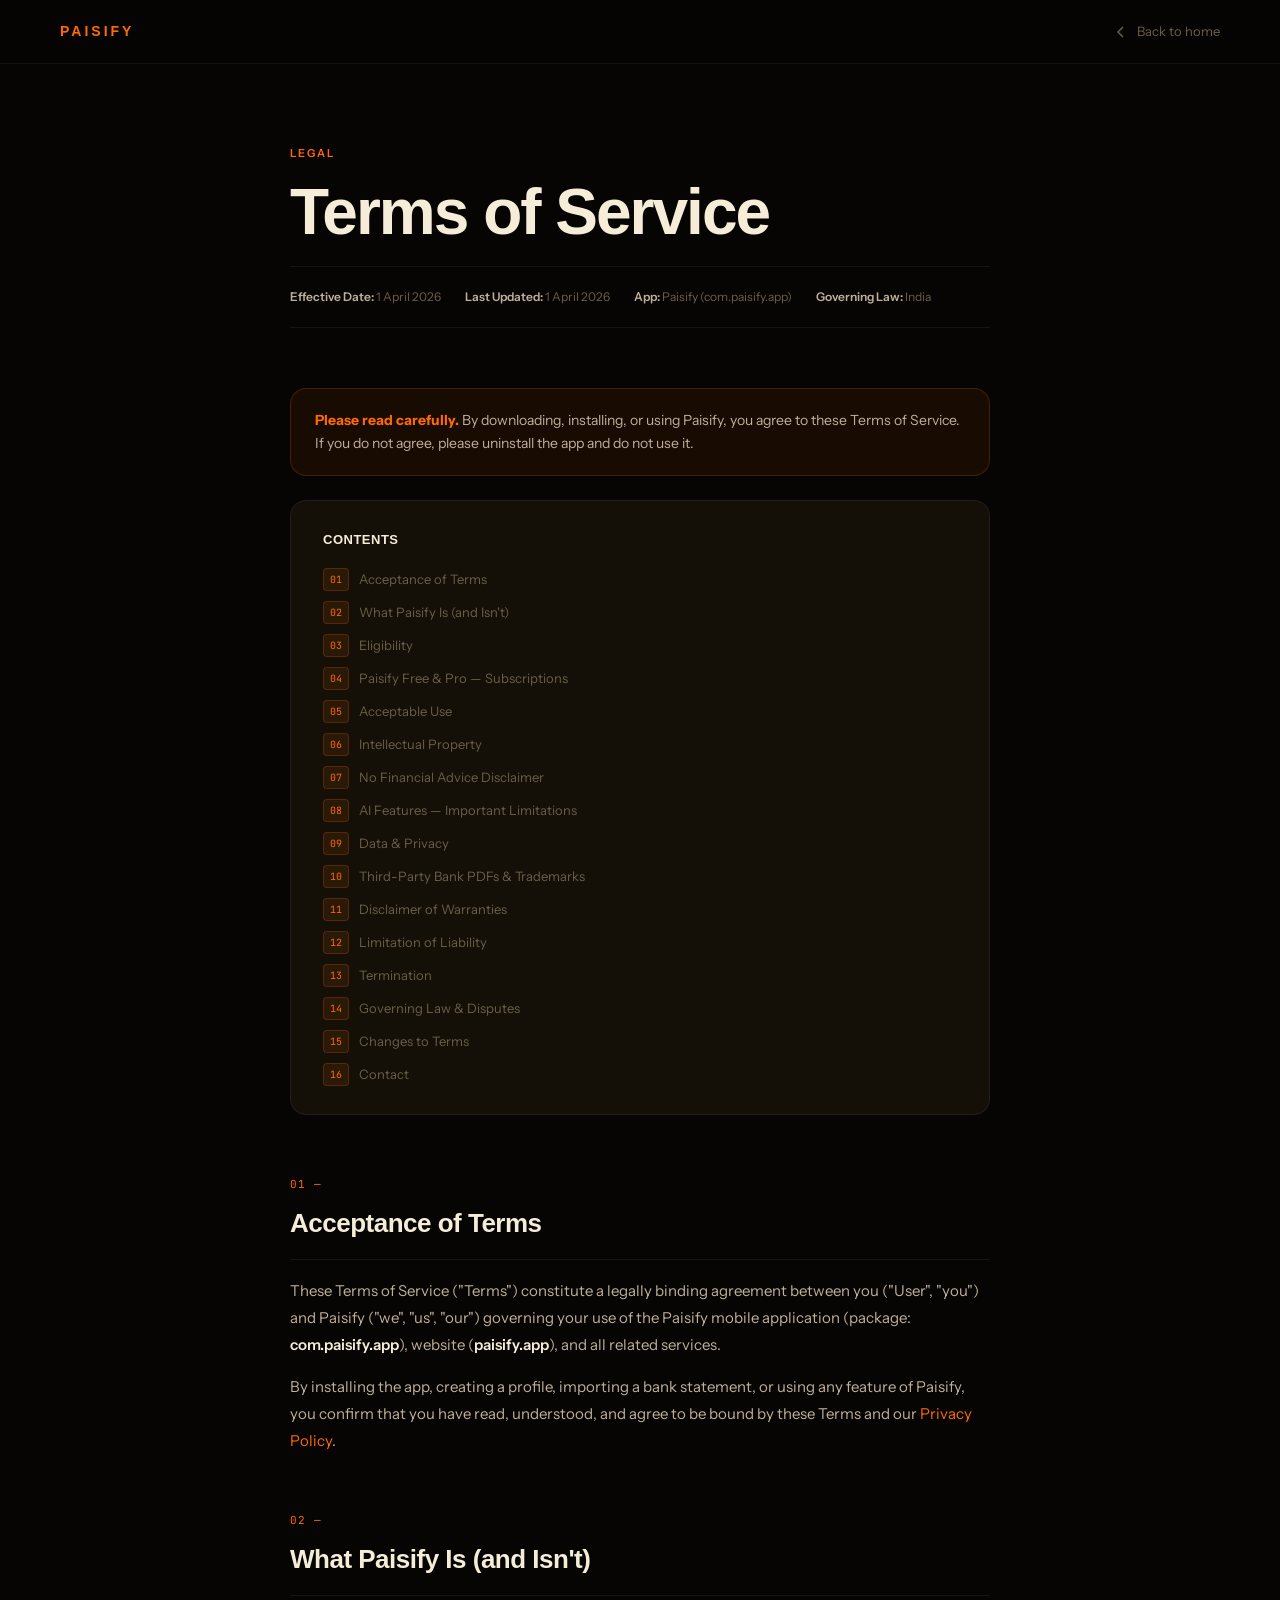
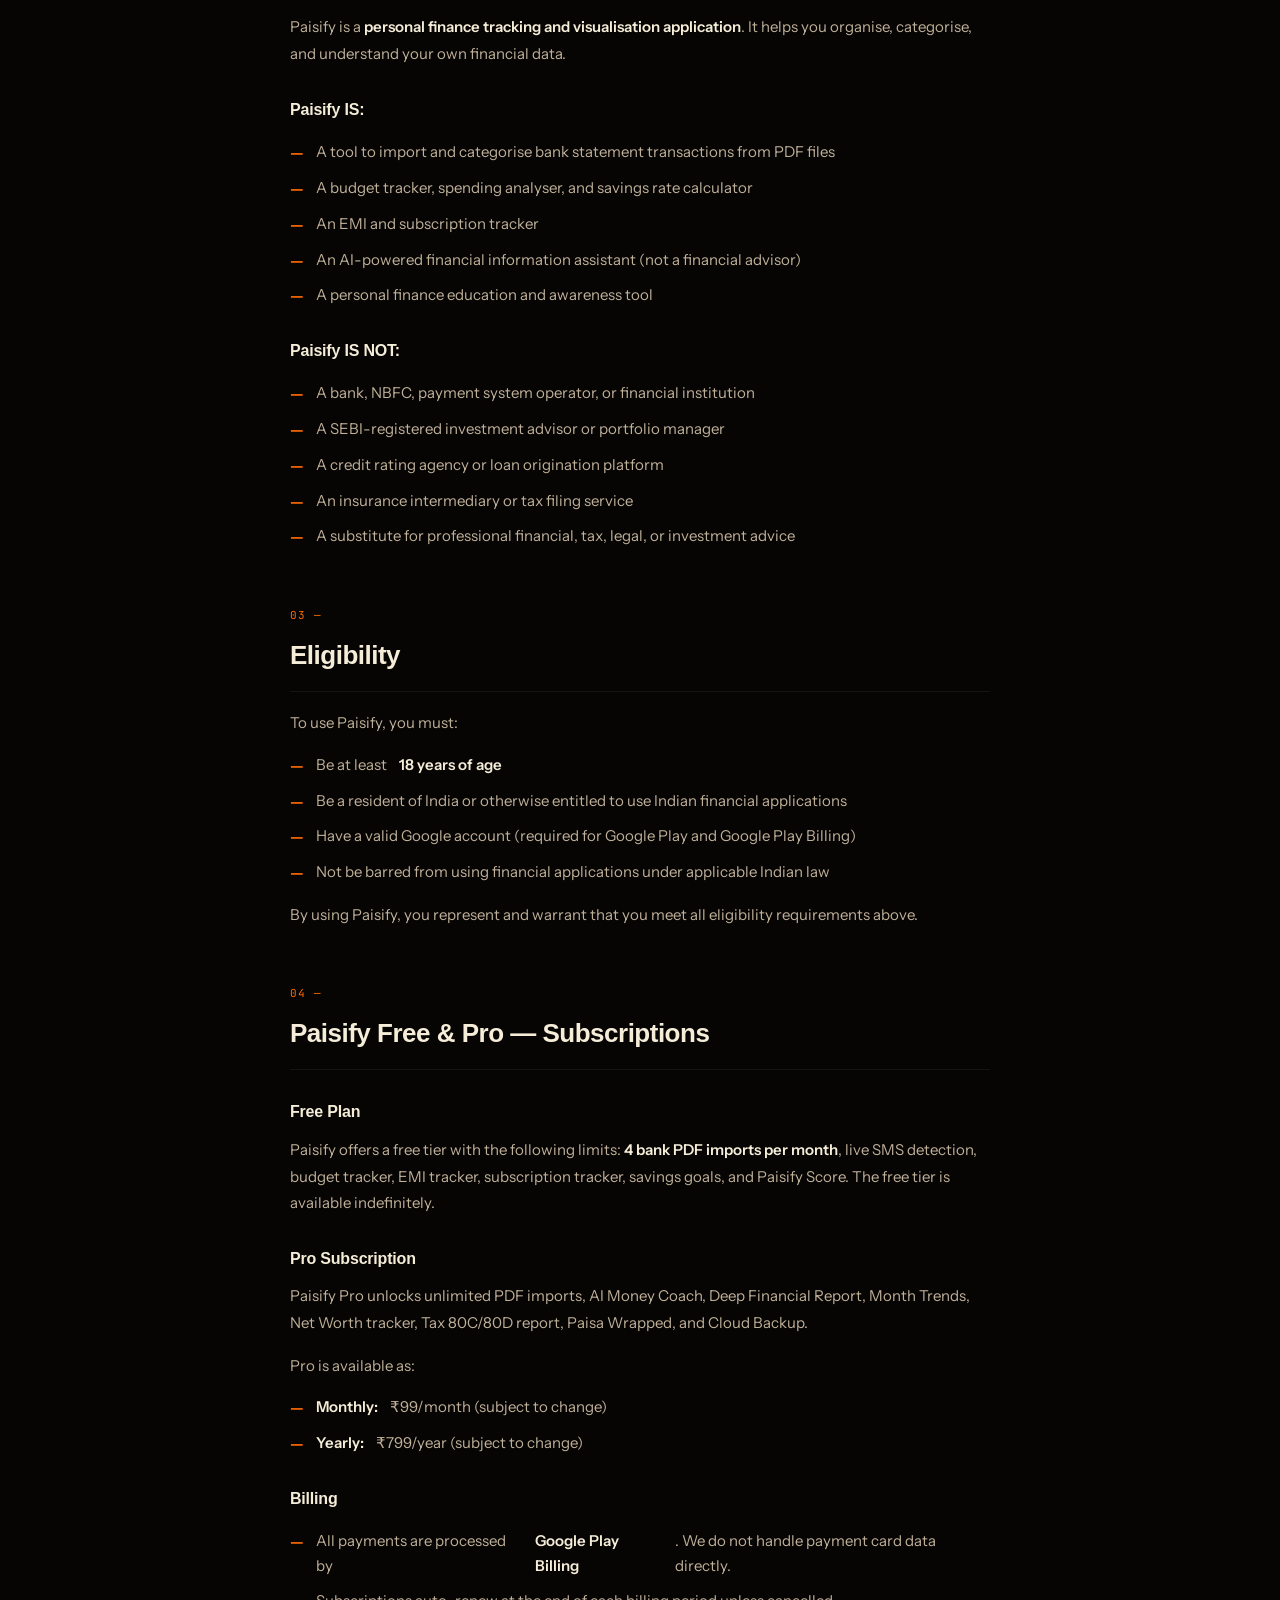
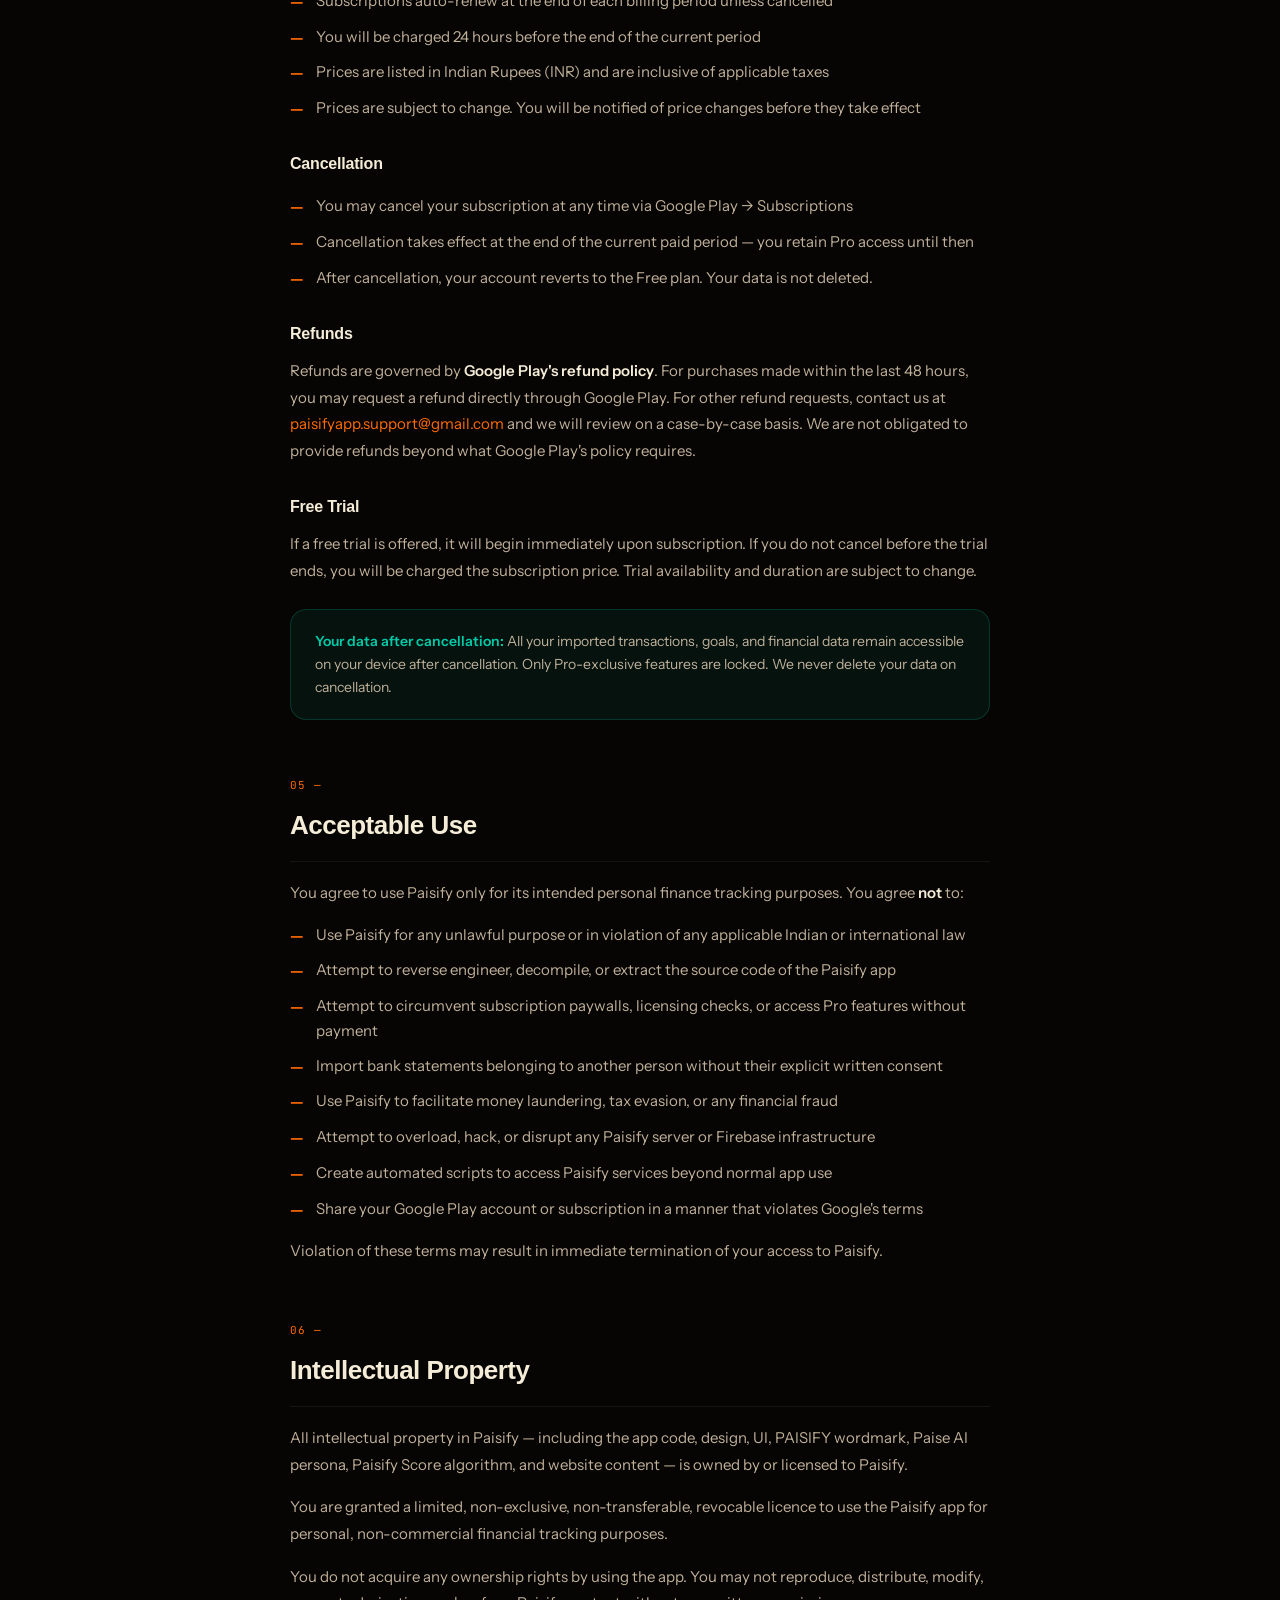
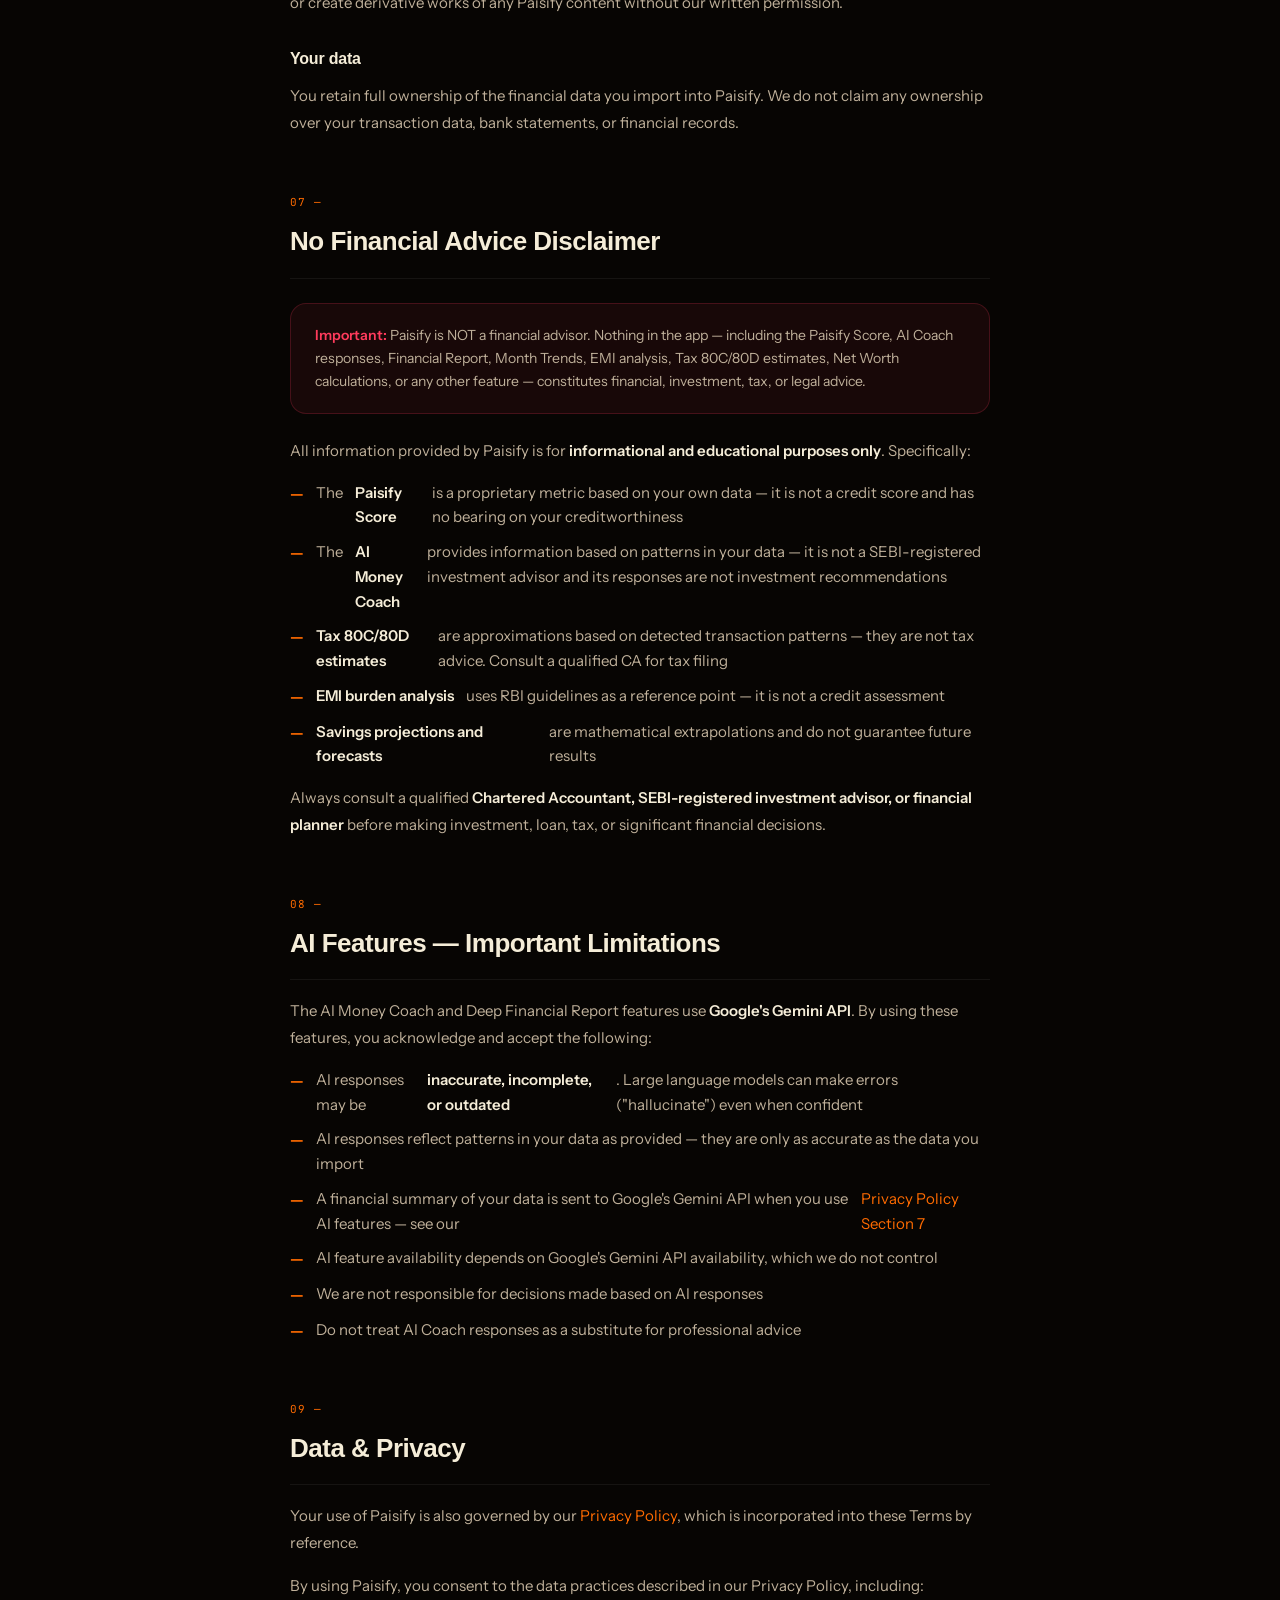
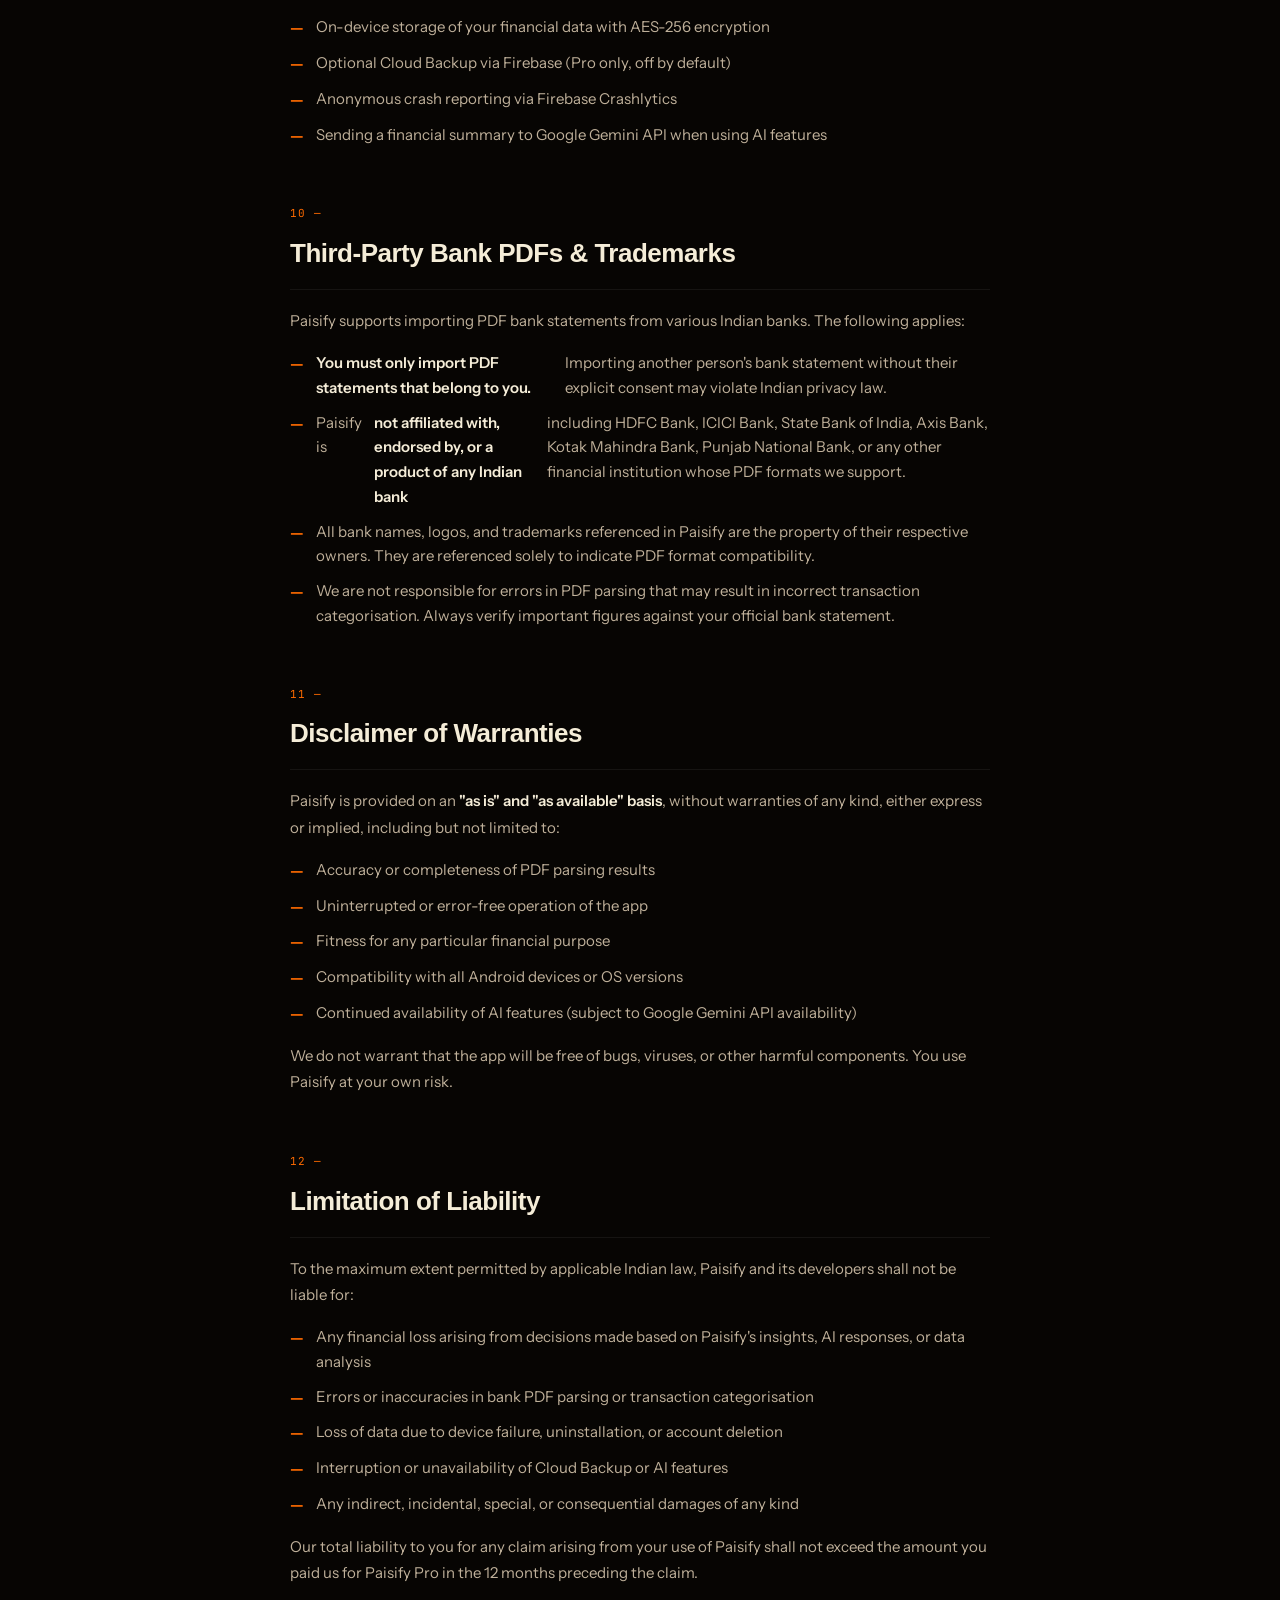
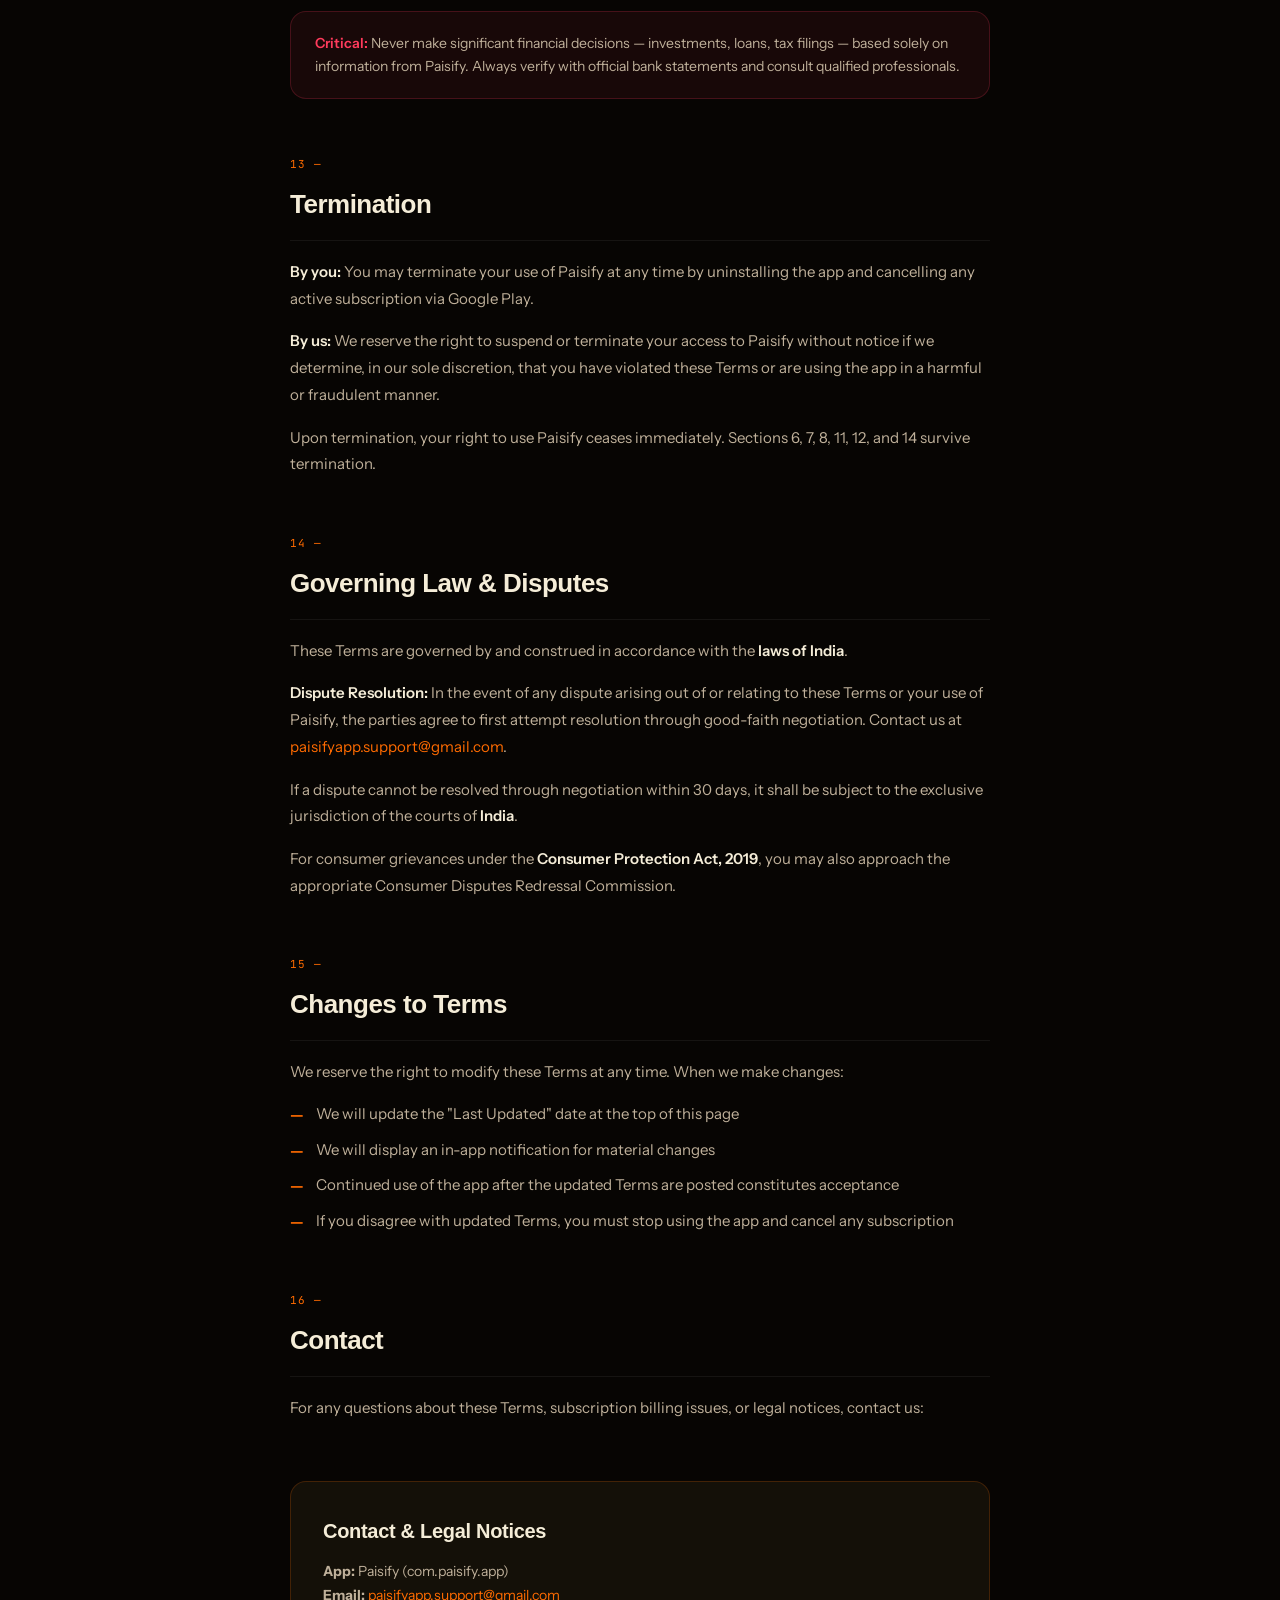
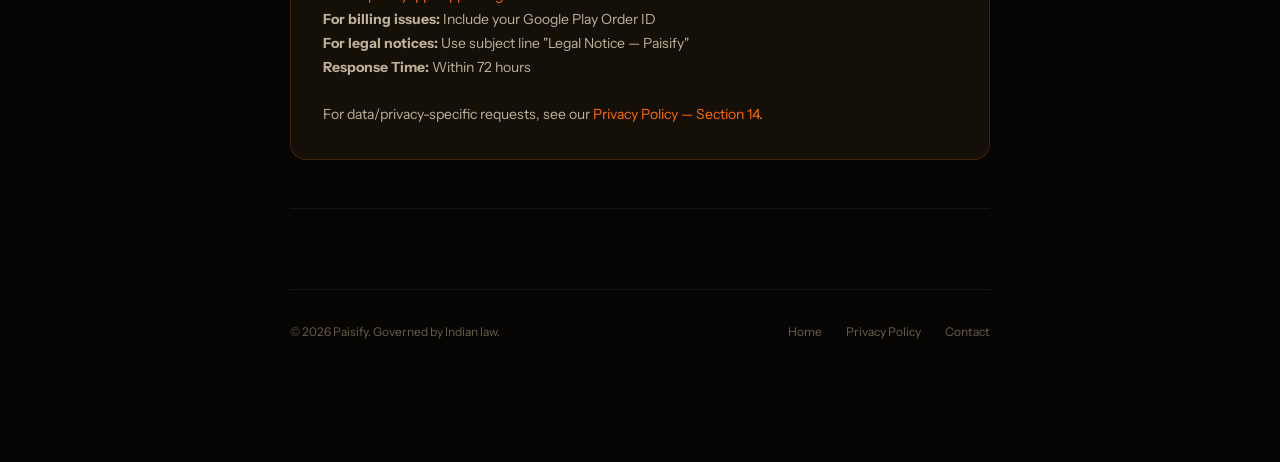
<file: terms.html>
<!DOCTYPE html>
<html lang="en">
<head>
<meta charset="UTF-8">
<meta name="viewport" content="width=device-width, initial-scale=1.0">
<title>Terms of Service — Paisify</title>
<meta name="description" content="Paisify Terms of Service. Understand how Paisify works, what you can and cannot do, subscription terms, and our liability limitations.">
<link rel="preconnect" href="https://fonts.googleapis.com">
<link rel="preconnect" href="https://fonts.gstatic.com" crossorigin>
<link href="https://fonts.googleapis.com/css2?family=Instrument+Sans:ital,wght@0,400;0,500;0,600;1,400&family=JetBrains+Mono:wght@400;500&display=swap" rel="stylesheet">
<link rel="stylesheet" href="https://api.fontshare.com/v2/css?f[]=clash-display@400,500,600,700&display=swap">
<style>
*, *::before, *::after { box-sizing: border-box; margin: 0; padding: 0; }
:root {
  --saffron: #FF6B00;
  --green: #00D97E;
  --teal: #00C9A7;
  --rose: #FF3B5C;
  --ink-00: #070503;
  --ink-1: #0E0B07;
  --ink-2: #141008;
  --ink-3: #1C160E;
  --cream: #F5EDD8;
  --cream-2: #BFB09A;
  --muted: #6B5E48;
  --font-display: 'Clash Display', sans-serif;
  --font-body: 'Instrument Sans', sans-serif;
  --font-mono: 'JetBrains Mono', monospace;
  --radius: 16px;
}
html { scroll-behavior: smooth; }
body {
  background: var(--ink-00);
  color: var(--cream);
  font-family: var(--font-body);
  font-size: 16px;
  line-height: 1.7;
  -webkit-font-smoothing: antialiased;
}
.nav {
  position: sticky; top: 0; z-index: 100;
  display: flex; align-items: center; justify-content: space-between;
  padding: 0 60px; height: 64px;
  background: rgba(7,5,3,.92);
  backdrop-filter: blur(20px);
  border-bottom: 1px solid rgba(255,255,255,.05);
}
.nav-logo {
  font-family: var(--font-display); font-weight: 700;
  font-size: 14px; letter-spacing: 3px;
  color: var(--saffron); text-decoration: none;
  text-transform: uppercase;
}
.nav-back {
  display: flex; align-items: center; gap: 8px;
  font-size: 13px; color: var(--muted); text-decoration: none;
  transition: color .2s;
}
.nav-back:hover { color: var(--cream); }
.nav-back svg { width: 16px; height: 16px; }
.page { max-width: 820px; margin: 0 auto; padding: 80px 60px 120px; }
.page-eyebrow {
  font-size: 11px; font-weight: 600; letter-spacing: 2px;
  color: var(--saffron); text-transform: uppercase; margin-bottom: 16px;
}
.page-title {
  font-family: var(--font-display);
  font-size: clamp(40px, 6vw, 64px);
  font-weight: 700; letter-spacing: -2px; line-height: 1.05;
  color: var(--cream); margin-bottom: 20px;
}
.page-meta {
  display: flex; gap: 24px; flex-wrap: wrap;
  padding: 20px 0; border-top: 1px solid rgba(255,255,255,.06);
  border-bottom: 1px solid rgba(255,255,255,.06);
  margin-bottom: 60px;
}
.pm-item { font-size: 12px; color: var(--muted); }
.pm-item strong { color: var(--cream-2); font-weight: 600; }
.toc {
  background: var(--ink-2); border: 1px solid rgba(255,255,255,.06);
  border-radius: var(--radius); padding: 28px 32px; margin-bottom: 60px;
}
.toc-title {
  font-family: var(--font-display); font-size: 13px; font-weight: 600;
  color: var(--cream); letter-spacing: .5px; margin-bottom: 16px;
  text-transform: uppercase;
}
.toc-list { list-style: none; display: flex; flex-direction: column; gap: 10px; }
.toc-list a {
  font-size: 13px; color: var(--muted); text-decoration: none;
  display: flex; align-items: center; gap: 10px; transition: color .2s;
}
.toc-list a:hover { color: var(--saffron); }
.toc-num {
  font-family: var(--font-mono); font-size: 10px; color: var(--saffron);
  background: rgba(255,107,0,.1); border: 1px solid rgba(255,107,0,.2);
  border-radius: 4px; padding: 2px 6px; flex-shrink: 0;
}
.section { margin-bottom: 56px; }
.section-anchor { scroll-margin-top: 80px; }
.s-num {
  font-family: var(--font-mono); font-size: 11px; color: var(--saffron);
  letter-spacing: 1px; margin-bottom: 8px;
}
.s-title {
  font-family: var(--font-display); font-size: 26px; font-weight: 700;
  letter-spacing: -.5px; color: var(--cream); margin-bottom: 18px;
  padding-bottom: 14px; border-bottom: 1px solid rgba(255,255,255,.06);
}
.s-body { font-size: 15px; color: var(--cream-2); line-height: 1.78; }
.s-body p { margin-bottom: 16px; }
.s-body p:last-child { margin-bottom: 0; }
.s-body strong { color: var(--cream); font-weight: 600; }
.s-body a { color: var(--saffron); text-decoration: none; }
.s-body a:hover { text-decoration: underline; }
.s-sub {
  font-family: var(--font-display); font-size: 16px; font-weight: 600;
  color: var(--cream); margin: 28px 0 10px; letter-spacing: -.2px;
}
.s-body ul, .s-body ol {
  padding-left: 0; margin: 16px 0; list-style: none;
  display: flex; flex-direction: column; gap: 10px;
}
.s-body ul li, .s-body ol li {
  display: flex; align-items: flex-start; gap: 12px;
  font-size: 15px; color: var(--cream-2); line-height: 1.65;
}
.s-body ul li::before {
  content: '—'; color: var(--saffron); font-weight: 700;
  flex-shrink: 0; margin-top: 1px;
}
.s-body ol { counter-reset: ol-counter; }
.s-body ol li { counter-increment: ol-counter; }
.s-body ol li::before {
  content: counter(ol-counter) '.';
  color: var(--saffron); font-family: var(--font-mono);
  font-size: 11px; font-weight: 500; flex-shrink: 0; margin-top: 3px; min-width: 20px;
}
.highlight-box {
  border-radius: var(--radius); padding: 20px 24px;
  margin: 24px 0; font-size: 14px; line-height: 1.65;
}
.hb-green { background: rgba(0,217,126,.07); border: 1px solid rgba(0,217,126,.2); color: var(--cream-2); }
.hb-green strong { color: var(--green); }
.hb-orange { background: rgba(255,107,0,.07); border: 1px solid rgba(255,107,0,.2); color: var(--cream-2); }
.hb-orange strong { color: var(--saffron); }
.hb-rose { background: rgba(255,59,92,.07); border: 1px solid rgba(255,59,92,.2); color: var(--cream-2); }
.hb-rose strong { color: var(--rose); }
.hb-teal { background: rgba(0,201,167,.07); border: 1px solid rgba(0,201,167,.2); color: var(--cream-2); }
.hb-teal strong { color: var(--teal); }
.contact-box {
  background: var(--ink-2); border: 1px solid rgba(255,107,0,.2);
  border-radius: var(--radius); padding: 32px; margin-top: 60px;
}
.contact-box-title {
  font-family: var(--font-display); font-size: 20px; font-weight: 700;
  color: var(--cream); margin-bottom: 12px; letter-spacing: -.3px;
}
.contact-box p { font-size: 14px; color: var(--cream-2); line-height: 1.7; }
.contact-box a { color: var(--saffron); text-decoration: none; }
.contact-box a:hover { text-decoration: underline; }
hr { border: none; border-top: 1px solid rgba(255,255,255,.06); margin: 48px 0; }
.page-footer {
  margin-top: 80px; padding-top: 32px;
  border-top: 1px solid rgba(255,255,255,.06);
  display: flex; justify-content: space-between; align-items: center;
  flex-wrap: wrap; gap: 16px;
}
.page-footer-copy { font-size: 12px; color: var(--muted); }
.page-footer-links { display: flex; gap: 24px; }
.page-footer-links a {
  font-size: 12px; color: var(--muted); text-decoration: none; transition: color .2s;
}
.page-footer-links a:hover { color: var(--saffron); }
@media (max-width: 700px) {
  .nav { padding: 0 20px; }
  .page { padding: 48px 24px 80px; }
  .page-footer { flex-direction: column; }
}
</style>
</head>
<body>

<nav class="nav">
  <a href="index.html" class="nav-logo">PAISIFY</a>
  <a href="index.html" class="nav-back">
    <svg viewBox="0 0 16 16" fill="none" stroke="currentColor" stroke-width="1.5"><path d="M10 3L5 8l5 5"/></svg>
    Back to home
  </a>
</nav>

<div class="page">

  <div class="page-eyebrow">Legal</div>
  <h1 class="page-title">Terms of Service</h1>

  <div class="page-meta">
    <div class="pm-item"><strong>Effective Date:</strong> 1 April 2026</div>
    <div class="pm-item"><strong>Last Updated:</strong> 1 April 2026</div>
    <div class="pm-item"><strong>App:</strong> Paisify (com.paisify.app)</div>
    <div class="pm-item"><strong>Governing Law:</strong> India</div>
  </div>

  <div class="highlight-box hb-orange">
    <strong>Please read carefully.</strong> By downloading, installing, or using Paisify, you agree to these Terms of Service. If you do not agree, please uninstall the app and do not use it.
  </div>

  <div class="toc">
    <div class="toc-title">Contents</div>
    <ul class="toc-list">
      <li><a href="#t1"><span class="toc-num">01</span>Acceptance of Terms</a></li>
      <li><a href="#t2"><span class="toc-num">02</span>What Paisify Is (and Isn't)</a></li>
      <li><a href="#t3"><span class="toc-num">03</span>Eligibility</a></li>
      <li><a href="#t4"><span class="toc-num">04</span>Paisify Free & Pro — Subscriptions</a></li>
      <li><a href="#t5"><span class="toc-num">05</span>Acceptable Use</a></li>
      <li><a href="#t6"><span class="toc-num">06</span>Intellectual Property</a></li>
      <li><a href="#t7"><span class="toc-num">07</span>No Financial Advice Disclaimer</a></li>
      <li><a href="#t8"><span class="toc-num">08</span>AI Features — Important Limitations</a></li>
      <li><a href="#t9"><span class="toc-num">09</span>Data & Privacy</a></li>
      <li><a href="#t10"><span class="toc-num">10</span>Third-Party Bank PDFs & Trademarks</a></li>
      <li><a href="#t11"><span class="toc-num">11</span>Disclaimer of Warranties</a></li>
      <li><a href="#t12"><span class="toc-num">12</span>Limitation of Liability</a></li>
      <li><a href="#t13"><span class="toc-num">13</span>Termination</a></li>
      <li><a href="#t14"><span class="toc-num">14</span>Governing Law & Disputes</a></li>
      <li><a href="#t15"><span class="toc-num">15</span>Changes to Terms</a></li>
      <li><a href="#t16"><span class="toc-num">16</span>Contact</a></li>
    </ul>
  </div>

  <!-- Section 1 -->
  <div class="section section-anchor" id="t1">
    <div class="s-num">01 —</div>
    <div class="s-title">Acceptance of Terms</div>
    <div class="s-body">
      <p>These Terms of Service ("Terms") constitute a legally binding agreement between you ("User", "you") and Paisify ("we", "us", "our") governing your use of the Paisify mobile application (package: <strong>com.paisify.app</strong>), website (<strong>paisify.app</strong>), and all related services.</p>
      <p>By installing the app, creating a profile, importing a bank statement, or using any feature of Paisify, you confirm that you have read, understood, and agree to be bound by these Terms and our <a href="privacy.html">Privacy Policy</a>.</p>
    </div>
  </div>

  <!-- Section 2 -->
  <div class="section section-anchor" id="t2">
    <div class="s-num">02 —</div>
    <div class="s-title">What Paisify Is (and Isn't)</div>
    <div class="s-body">
      <p>Paisify is a <strong>personal finance tracking and visualisation application</strong>. It helps you organise, categorise, and understand your own financial data.</p>

      <div class="s-sub">Paisify IS:</div>
      <ul>
        <li>A tool to import and categorise bank statement transactions from PDF files</li>
        <li>A budget tracker, spending analyser, and savings rate calculator</li>
        <li>An EMI and subscription tracker</li>
        <li>An AI-powered financial information assistant (not a financial advisor)</li>
        <li>A personal finance education and awareness tool</li>
      </ul>

      <div class="s-sub">Paisify IS NOT:</div>
      <ul>
        <li>A bank, NBFC, payment system operator, or financial institution</li>
        <li>A SEBI-registered investment advisor or portfolio manager</li>
        <li>A credit rating agency or loan origination platform</li>
        <li>An insurance intermediary or tax filing service</li>
        <li>A substitute for professional financial, tax, legal, or investment advice</li>
      </ul>
    </div>
  </div>

  <!-- Section 3 -->
  <div class="section section-anchor" id="t3">
    <div class="s-num">03 —</div>
    <div class="s-title">Eligibility</div>
    <div class="s-body">
      <p>To use Paisify, you must:</p>
      <ul>
        <li>Be at least <strong>18 years of age</strong></li>
        <li>Be a resident of India or otherwise entitled to use Indian financial applications</li>
        <li>Have a valid Google account (required for Google Play and Google Play Billing)</li>
        <li>Not be barred from using financial applications under applicable Indian law</li>
      </ul>
      <p>By using Paisify, you represent and warrant that you meet all eligibility requirements above.</p>
    </div>
  </div>

  <!-- Section 4 -->
  <div class="section section-anchor" id="t4">
    <div class="s-num">04 —</div>
    <div class="s-title">Paisify Free & Pro — Subscriptions</div>
    <div class="s-body">
      <div class="s-sub">Free Plan</div>
      <p>Paisify offers a free tier with the following limits: <strong>4 bank PDF imports per month</strong>, live SMS detection, budget tracker, EMI tracker, subscription tracker, savings goals, and Paisify Score. The free tier is available indefinitely.</p>

      <div class="s-sub">Pro Subscription</div>
      <p>Paisify Pro unlocks unlimited PDF imports, AI Money Coach, Deep Financial Report, Month Trends, Net Worth tracker, Tax 80C/80D report, Paisa Wrapped, and Cloud Backup.</p>
      <p>Pro is available as:</p>
      <ul>
        <li><strong>Monthly:</strong> ₹99/month (subject to change)</li>
        <li><strong>Yearly:</strong> ₹799/year (subject to change)</li>
      </ul>

      <div class="s-sub">Billing</div>
      <ul>
        <li>All payments are processed by <strong>Google Play Billing</strong>. We do not handle payment card data directly.</li>
        <li>Subscriptions auto-renew at the end of each billing period unless cancelled</li>
        <li>You will be charged 24 hours before the end of the current period</li>
        <li>Prices are listed in Indian Rupees (INR) and are inclusive of applicable taxes</li>
        <li>Prices are subject to change. You will be notified of price changes before they take effect</li>
      </ul>

      <div class="s-sub">Cancellation</div>
      <ul>
        <li>You may cancel your subscription at any time via Google Play → Subscriptions</li>
        <li>Cancellation takes effect at the end of the current paid period — you retain Pro access until then</li>
        <li>After cancellation, your account reverts to the Free plan. Your data is not deleted.</li>
      </ul>

      <div class="s-sub">Refunds</div>
      <p>Refunds are governed by <strong>Google Play's refund policy</strong>. For purchases made within the last 48 hours, you may request a refund directly through Google Play. For other refund requests, contact us at <a href="mailto:paisifyapp.support@gmail.com">paisifyapp.support@gmail.com</a> and we will review on a case-by-case basis. We are not obligated to provide refunds beyond what Google Play's policy requires.</p>

      <div class="s-sub">Free Trial</div>
      <p>If a free trial is offered, it will begin immediately upon subscription. If you do not cancel before the trial ends, you will be charged the subscription price. Trial availability and duration are subject to change.</p>

      <div class="highlight-box hb-teal">
        <strong>Your data after cancellation:</strong> All your imported transactions, goals, and financial data remain accessible on your device after cancellation. Only Pro-exclusive features are locked. We never delete your data on cancellation.
      </div>
    </div>
  </div>

  <!-- Section 5 -->
  <div class="section section-anchor" id="t5">
    <div class="s-num">05 —</div>
    <div class="s-title">Acceptable Use</div>
    <div class="s-body">
      <p>You agree to use Paisify only for its intended personal finance tracking purposes. You agree <strong>not</strong> to:</p>
      <ul>
        <li>Use Paisify for any unlawful purpose or in violation of any applicable Indian or international law</li>
        <li>Attempt to reverse engineer, decompile, or extract the source code of the Paisify app</li>
        <li>Attempt to circumvent subscription paywalls, licensing checks, or access Pro features without payment</li>
        <li>Import bank statements belonging to another person without their explicit written consent</li>
        <li>Use Paisify to facilitate money laundering, tax evasion, or any financial fraud</li>
        <li>Attempt to overload, hack, or disrupt any Paisify server or Firebase infrastructure</li>
        <li>Create automated scripts to access Paisify services beyond normal app use</li>
        <li>Share your Google Play account or subscription in a manner that violates Google's terms</li>
      </ul>
      <p>Violation of these terms may result in immediate termination of your access to Paisify.</p>
    </div>
  </div>

  <!-- Section 6 -->
  <div class="section section-anchor" id="t6">
    <div class="s-num">06 —</div>
    <div class="s-title">Intellectual Property</div>
    <div class="s-body">
      <p>All intellectual property in Paisify — including the app code, design, UI, PAISIFY wordmark, Paise AI persona, Paisify Score algorithm, and website content — is owned by or licensed to Paisify.</p>
      <p>You are granted a limited, non-exclusive, non-transferable, revocable licence to use the Paisify app for personal, non-commercial financial tracking purposes.</p>
      <p>You do not acquire any ownership rights by using the app. You may not reproduce, distribute, modify, or create derivative works of any Paisify content without our written permission.</p>

      <div class="s-sub">Your data</div>
      <p>You retain full ownership of the financial data you import into Paisify. We do not claim any ownership over your transaction data, bank statements, or financial records.</p>
    </div>
  </div>

  <!-- Section 7 -->
  <div class="section section-anchor" id="t7">
    <div class="s-num">07 —</div>
    <div class="s-title">No Financial Advice Disclaimer</div>
    <div class="s-body">
      <div class="highlight-box hb-rose">
        <strong>Important:</strong> Paisify is NOT a financial advisor. Nothing in the app — including the Paisify Score, AI Coach responses, Financial Report, Month Trends, EMI analysis, Tax 80C/80D estimates, Net Worth calculations, or any other feature — constitutes financial, investment, tax, or legal advice.
      </div>
      <p>All information provided by Paisify is for <strong>informational and educational purposes only</strong>. Specifically:</p>
      <ul>
        <li>The <strong>Paisify Score</strong> is a proprietary metric based on your own data — it is not a credit score and has no bearing on your creditworthiness</li>
        <li>The <strong>AI Money Coach</strong> provides information based on patterns in your data — it is not a SEBI-registered investment advisor and its responses are not investment recommendations</li>
        <li><strong>Tax 80C/80D estimates</strong> are approximations based on detected transaction patterns — they are not tax advice. Consult a qualified CA for tax filing</li>
        <li><strong>EMI burden analysis</strong> uses RBI guidelines as a reference point — it is not a credit assessment</li>
        <li><strong>Savings projections and forecasts</strong> are mathematical extrapolations and do not guarantee future results</li>
      </ul>
      <p>Always consult a qualified <strong>Chartered Accountant, SEBI-registered investment advisor, or financial planner</strong> before making investment, loan, tax, or significant financial decisions.</p>
    </div>
  </div>

  <!-- Section 8 -->
  <div class="section section-anchor" id="t8">
    <div class="s-num">08 —</div>
    <div class="s-title">AI Features — Important Limitations</div>
    <div class="s-body">
      <p>The AI Money Coach and Deep Financial Report features use <strong>Google's Gemini API</strong>. By using these features, you acknowledge and accept the following:</p>
      <ul>
        <li>AI responses may be <strong>inaccurate, incomplete, or outdated</strong>. Large language models can make errors ("hallucinate") even when confident</li>
        <li>AI responses reflect patterns in your data as provided — they are only as accurate as the data you import</li>
        <li>A financial summary of your data is sent to Google's Gemini API when you use AI features — see our <a href="privacy.html">Privacy Policy Section 7</a></li>
        <li>AI feature availability depends on Google's Gemini API availability, which we do not control</li>
        <li>We are not responsible for decisions made based on AI responses</li>
        <li>Do not treat AI Coach responses as a substitute for professional advice</li>
      </ul>
    </div>
  </div>

  <!-- Section 9 -->
  <div class="section section-anchor" id="t9">
    <div class="s-num">09 —</div>
    <div class="s-title">Data & Privacy</div>
    <div class="s-body">
      <p>Your use of Paisify is also governed by our <a href="privacy.html">Privacy Policy</a>, which is incorporated into these Terms by reference.</p>
      <p>By using Paisify, you consent to the data practices described in our Privacy Policy, including:</p>
      <ul>
        <li>On-device storage of your financial data with AES-256 encryption</li>
        <li>Optional Cloud Backup via Firebase (Pro only, off by default)</li>
        <li>Anonymous crash reporting via Firebase Crashlytics</li>
        <li>Sending a financial summary to Google Gemini API when using AI features</li>
      </ul>
    </div>
  </div>

  <!-- Section 10 -->
  <div class="section section-anchor" id="t10">
    <div class="s-num">10 —</div>
    <div class="s-title">Third-Party Bank PDFs & Trademarks</div>
    <div class="s-body">
      <p>Paisify supports importing PDF bank statements from various Indian banks. The following applies:</p>
      <ul>
        <li><strong>You must only import PDF statements that belong to you.</strong> Importing another person's bank statement without their explicit consent may violate Indian privacy law.</li>
        <li>Paisify is <strong>not affiliated with, endorsed by, or a product of any Indian bank</strong> including HDFC Bank, ICICI Bank, State Bank of India, Axis Bank, Kotak Mahindra Bank, Punjab National Bank, or any other financial institution whose PDF formats we support.</li>
        <li>All bank names, logos, and trademarks referenced in Paisify are the property of their respective owners. They are referenced solely to indicate PDF format compatibility.</li>
        <li>We are not responsible for errors in PDF parsing that may result in incorrect transaction categorisation. Always verify important figures against your official bank statement.</li>
      </ul>
    </div>
  </div>

  <!-- Section 11 -->
  <div class="section section-anchor" id="t11">
    <div class="s-num">11 —</div>
    <div class="s-title">Disclaimer of Warranties</div>
    <div class="s-body">
      <p>Paisify is provided on an <strong>"as is" and "as available" basis</strong>, without warranties of any kind, either express or implied, including but not limited to:</p>
      <ul>
        <li>Accuracy or completeness of PDF parsing results</li>
        <li>Uninterrupted or error-free operation of the app</li>
        <li>Fitness for any particular financial purpose</li>
        <li>Compatibility with all Android devices or OS versions</li>
        <li>Continued availability of AI features (subject to Google Gemini API availability)</li>
      </ul>
      <p>We do not warrant that the app will be free of bugs, viruses, or other harmful components. You use Paisify at your own risk.</p>
    </div>
  </div>

  <!-- Section 12 -->
  <div class="section section-anchor" id="t12">
    <div class="s-num">12 —</div>
    <div class="s-title">Limitation of Liability</div>
    <div class="s-body">
      <p>To the maximum extent permitted by applicable Indian law, Paisify and its developers shall not be liable for:</p>
      <ul>
        <li>Any financial loss arising from decisions made based on Paisify's insights, AI responses, or data analysis</li>
        <li>Errors or inaccuracies in bank PDF parsing or transaction categorisation</li>
        <li>Loss of data due to device failure, uninstallation, or account deletion</li>
        <li>Interruption or unavailability of Cloud Backup or AI features</li>
        <li>Any indirect, incidental, special, or consequential damages of any kind</li>
      </ul>
      <p>Our total liability to you for any claim arising from your use of Paisify shall not exceed the amount you paid us for Paisify Pro in the 12 months preceding the claim.</p>

      <div class="highlight-box hb-rose">
        <strong>Critical:</strong> Never make significant financial decisions — investments, loans, tax filings — based solely on information from Paisify. Always verify with official bank statements and consult qualified professionals.
      </div>
    </div>
  </div>

  <!-- Section 13 -->
  <div class="section section-anchor" id="t13">
    <div class="s-num">13 —</div>
    <div class="s-title">Termination</div>
    <div class="s-body">
      <p><strong>By you:</strong> You may terminate your use of Paisify at any time by uninstalling the app and cancelling any active subscription via Google Play.</p>
      <p><strong>By us:</strong> We reserve the right to suspend or terminate your access to Paisify without notice if we determine, in our sole discretion, that you have violated these Terms or are using the app in a harmful or fraudulent manner.</p>
      <p>Upon termination, your right to use Paisify ceases immediately. Sections 6, 7, 8, 11, 12, and 14 survive termination.</p>
    </div>
  </div>

  <!-- Section 14 -->
  <div class="section section-anchor" id="t14">
    <div class="s-num">14 —</div>
    <div class="s-title">Governing Law & Disputes</div>
    <div class="s-body">
      <p>These Terms are governed by and construed in accordance with the <strong>laws of India</strong>.</p>
      <p><strong>Dispute Resolution:</strong> In the event of any dispute arising out of or relating to these Terms or your use of Paisify, the parties agree to first attempt resolution through good-faith negotiation. Contact us at <a href="mailto:paisifyapp.support@gmail.com">paisifyapp.support@gmail.com</a>.</p>
      <p>If a dispute cannot be resolved through negotiation within 30 days, it shall be subject to the exclusive jurisdiction of the courts of <strong>India</strong>.</p>
      <p>For consumer grievances under the <strong>Consumer Protection Act, 2019</strong>, you may also approach the appropriate Consumer Disputes Redressal Commission.</p>
    </div>
  </div>

  <!-- Section 15 -->
  <div class="section section-anchor" id="t15">
    <div class="s-num">15 —</div>
    <div class="s-title">Changes to Terms</div>
    <div class="s-body">
      <p>We reserve the right to modify these Terms at any time. When we make changes:</p>
      <ul>
        <li>We will update the "Last Updated" date at the top of this page</li>
        <li>We will display an in-app notification for material changes</li>
        <li>Continued use of the app after the updated Terms are posted constitutes acceptance</li>
        <li>If you disagree with updated Terms, you must stop using the app and cancel any subscription</li>
      </ul>
    </div>
  </div>

  <!-- Section 16 -->
  <div class="section section-anchor" id="t16">
    <div class="s-num">16 —</div>
    <div class="s-title">Contact</div>
    <div class="s-body">
      <p>For any questions about these Terms, subscription billing issues, or legal notices, contact us:</p>
    </div>
  </div>

  <div class="contact-box">
    <div class="contact-box-title">Contact & Legal Notices</div>
    <p>
      <strong>App:</strong> Paisify (com.paisify.app)<br>
      <strong>Email:</strong> <a href="mailto:paisifyapp.support@gmail.com">paisifyapp.support@gmail.com</a><br>
      <strong>For billing issues:</strong> Include your Google Play Order ID<br>
      <strong>For legal notices:</strong> Use subject line "Legal Notice — Paisify"<br>
      <strong>Response Time:</strong> Within 72 hours<br><br>
      For data/privacy-specific requests, see our <a href="privacy.html">Privacy Policy — Section 14</a>.
    </p>
  </div>

  <hr>

  <div class="page-footer">
    <div class="page-footer-copy">© 2026 Paisify. Governed by Indian law.</div>
    <div class="page-footer-links">
      <a href="index.html">Home</a>
      <a href="privacy.html">Privacy Policy</a>
      <a href="mailto:paisifyapp.support@gmail.com">Contact</a>
    </div>
  </div>

</div>

</body>
</html>
</file>
<file: css/main.css>
/* ═══════════════════════════════════════════════════════════════════
   PAISIFY — World Class Landing Page
   Design references: Linear.app, Stripe, Vercel, Revolut
   ═══════════════════════════════════════════════════════════════════ */

/* ── Reset & Tokens ─────────────────────────────────────────────── */
*, *::before, *::after { box-sizing: border-box; margin: 0; padding: 0; }

:root {
  --saffron:      #FF6B00;
  --saffron-lt:   #FF8C2A;
  --saffron-dim:  rgba(255,107,0,.12);
  --amber:        #FFB300;
  --green:        #00D97E;
  --green-dim:    rgba(0,217,126,.1);
  --teal:         #00C9A7;
  --rose:         #FF3B5C;
  --violet:       #BF5AF2;
  --ink-0:        #07050300;
  --ink-00:       #070503;
  --ink-1:        #0E0B07;
  --ink-2:        #141008;
  --ink-3:        #1C160E;
  --ink-4:        #252018;
  --cream:        #F5EDD8;
  --cream-2:      #BFB09A;
  --muted:        #6B5E48;
  --dim:          #2A2018;
  --radius-sm:    12px;
  --radius-md:    20px;
  --radius-lg:    28px;
  --radius-xl:    40px;
  --radius-phone: 52px;
  --transition:   cubic-bezier(.23,1,.32,1);
  --font-display: 'Clash Display', sans-serif;
  --font-body:    'Instrument Sans', sans-serif;
  --font-mono:    'JetBrains Mono', monospace;
}

html { scroll-behavior: smooth; font-size: 16px; }
body {
  background: var(--ink-00);
  color: var(--cream);
  font-family: var(--font-body);
  overflow-x: hidden;
  -webkit-font-smoothing: antialiased;
  cursor: none;
}

/* ── Custom Cursor ───────────────────────────────────────────────── */
#cursor-dot {
  position: fixed; top: 0; left: 0; z-index: 9999;
  width: 8px; height: 8px;
  background: var(--saffron);
  border-radius: 50%;
  pointer-events: none;
  transform: translate(-50%, -50%);
  transition: width .2s, height .2s, opacity .2s;
  will-change: transform;
}
#cursor-ring {
  position: fixed; top: 0; left: 0; z-index: 9998;
  width: 36px; height: 36px;
  border: 1.5px solid rgba(255,107,0,.45);
  border-radius: 50%;
  pointer-events: none;
  transform: translate(-50%, -50%);
  transition: width .3s var(--transition), height .3s var(--transition), opacity .3s;
  will-change: transform;
}
body.hovering #cursor-dot { width: 14px; height: 14px; }
body.hovering #cursor-ring { width: 54px; height: 54px; opacity: .3; }

/* ── Noise Overlay ───────────────────────────────────────────────── */
#noise {
  position: fixed; inset: 0; z-index: 300;
  pointer-events: none; opacity: .022;
  background-image: url("data:image/svg+xml,%3Csvg xmlns='http://www.w3.org/2000/svg'%3E%3Cfilter id='n'%3E%3CfeTurbulence type='fractalNoise' baseFrequency='.85' numOctaves='4' stitchTiles='stitch'/%3E%3C/filter%3E%3Crect width='100%25' height='100%25' filter='url(%23n)'/%3E%3C/svg%3E");
}

/* ── Typography ──────────────────────────────────────────────────── */
.display { font-family: var(--font-display); font-weight: 700; }
.mono { font-family: var(--font-mono); }

/* ── Utilities ───────────────────────────────────────────────────── */
.wrap { max-width: 1240px; margin: 0 auto; padding: 0 60px; }
.wrap-narrow { max-width: 860px; margin: 0 auto; padding: 0 60px; }
.text-center { text-align: center; }
.t-saffron { color: var(--saffron); }
.t-green { color: var(--green); }
.t-teal { color: var(--teal); }
.t-rose { color: var(--rose); }
.t-muted { color: var(--muted); }
.t-amber { color: var(--amber); }

/* ── Section label / eyebrow ─────────────────────────────────────── */
.eyebrow {
  display: inline-flex; align-items: center; gap: 8px;
  font-size: 11px; font-weight: 600; letter-spacing: 2px;
  color: var(--saffron); text-transform: uppercase;
  margin-bottom: 18px;
}
.eyebrow-dot {
  width: 5px; height: 5px; background: var(--saffron); border-radius: 50%;
  animation: pulse-dot 2s ease infinite;
}
@keyframes pulse-dot { 0%,100%{opacity:1;transform:scale(1)} 50%{opacity:.4;transform:scale(.7)} }

.section-h {
  font-family: var(--font-display);
  font-size: clamp(36px, 4.5vw, 64px);
  font-weight: 700; letter-spacing: -2px; line-height: 1.06;
  color: var(--cream); margin-bottom: 22px;
}
.section-h em { font-style: normal; color: var(--saffron); }
.section-h .dim { color: var(--muted); }

.section-sub {
  font-size: 17px; color: var(--cream-2);
  line-height: 1.72; max-width: 580px;
}
.section-sub strong { color: var(--cream); font-weight: 600; }

/* ── Scroll Reveal ───────────────────────────────────────────────── */
.sr {
  opacity: 0; transform: translateY(44px);
  transition: opacity .9s var(--transition), transform .9s var(--transition);
}
.sr.visible { opacity: 1; transform: translateY(0); }
.sr-d1 { transition-delay: .1s; }
.sr-d2 { transition-delay: .18s; }
.sr-d3 { transition-delay: .26s; }
.sr-d4 { transition-delay: .34s; }
.sr-d5 { transition-delay: .42s; }

/* ── Count-up numbers ────────────────────────────────────────────── */
.countup { display: inline-block; }

/* ══════════════════════════════════════════════════════════════════
   NAV
   ══════════════════════════════════════════════════════════════════ */
.nav {
  position: fixed; top: 0; left: 0; right: 0; z-index: 500;
  height: 68px; display: flex; align-items: center;
  padding: 0 60px;
  background: rgba(7,5,3,.82);
  backdrop-filter: blur(24px) saturate(1.8);
  -webkit-backdrop-filter: blur(24px) saturate(1.8);
  border-bottom: 1px solid rgba(255,255,255,.04);
  transition: background .3s;
}
.nav-logo {
  display: flex; align-items: center; gap: 0;
  text-decoration: none; flex-shrink: 0;
}
/* Replicate exact in-app PAISIFY wordmark */
.nav-wordmark {
  font-family: var(--font-display);
  font-size: 15px; font-weight: 700;
  letter-spacing: 3px; color: var(--saffron);
  text-transform: uppercase;
}
.nav-links {
  display: flex; gap: 36px; list-style: none;
  margin: 0 auto; /* center */
}
.nav-links a {
  font-size: 13px; font-weight: 500; letter-spacing: .2px;
  color: var(--muted); text-decoration: none;
  transition: color .2s;
}
.nav-links a:hover { color: var(--cream); }
.nav-right { display: flex; align-items: center; gap: 14px; flex-shrink: 0; }
.nav-dl {
  display: inline-flex; align-items: center; gap: 8px;
  padding: 9px 20px; border-radius: 100px;
  background: var(--saffron); color: #000;
  font-family: var(--font-display); font-weight: 600; font-size: 13px;
  text-decoration: none; letter-spacing: .3px;
  transition: all .2s; position: relative; overflow: hidden;
}
.nav-dl::after {
  content: ''; position: absolute; inset: 0;
  background: linear-gradient(135deg, rgba(255,255,255,.2), transparent);
}
.nav-dl:hover { background: var(--saffron-lt); transform: translateY(-1px); box-shadow: 0 8px 30px rgba(255,107,0,.4); }

/* ══════════════════════════════════════════════════════════════════
   HERO
   ══════════════════════════════════════════════════════════════════ */
.hero {
  min-height: 100vh;
  display: grid; grid-template-columns: 1fr 1fr;
  align-items: center;
  padding: 68px 0 0;
  position: relative; overflow: hidden;
}

/* Gradient mesh */
.hero-mesh {
  position: absolute; inset: 0; pointer-events: none; z-index: 0;
}
.hero-mesh::before {
  content: ''; position: absolute;
  top: -300px; right: -200px;
  width: 900px; height: 900px;
  background: radial-gradient(ellipse at center, rgba(255,107,0,.07) 0%, transparent 65%);
  border-radius: 50%;
  animation: mesh-float 12s ease-in-out infinite;
}
.hero-mesh::after {
  content: ''; position: absolute;
  bottom: -200px; left: -150px;
  width: 700px; height: 700px;
  background: radial-gradient(ellipse at center, rgba(0,201,167,.04) 0%, transparent 65%);
  border-radius: 50%;
  animation: mesh-float 15s ease-in-out infinite reverse;
}
@keyframes mesh-float { 0%,100%{transform:translate(0,0) scale(1)} 50%{transform:translate(30px,-30px) scale(1.04)} }

/* Grid lines */
.hero-grid {
  position: absolute; inset: 0; z-index: 0; pointer-events: none; overflow: hidden;
}
.hero-grid::before {
  content: ''; position: absolute; inset: 0;
  background-image:
    linear-gradient(rgba(255,255,255,.025) 1px, transparent 1px),
    linear-gradient(90deg, rgba(255,255,255,.025) 1px, transparent 1px);
  background-size: 80px 80px;
  mask-image: radial-gradient(ellipse 80% 80% at 50% 50%, black, transparent);
}

.hero-left {
  padding: 80px 60px 100px 80px;
  position: relative; z-index: 2;
}

.hero-badge {
  display: inline-flex; align-items: center; gap: 8px;
  padding: 6px 16px; border-radius: 100px; margin-bottom: 36px;
  background: rgba(255,107,0,.1);
  border: 1px solid rgba(255,107,0,.28);
  font-size: 11px; font-weight: 600; letter-spacing: 1.5px;
  color: var(--saffron); text-transform: uppercase;
}
.hero-badge-dot {
  width: 5px; height: 5px; background: var(--saffron); border-radius: 50%;
  animation: pulse-dot 2s ease infinite;
}

.hero-h1 {
  font-family: var(--font-display);
  font-size: clamp(52px, 6vw, 88px);
  font-weight: 700; line-height: 1.01; letter-spacing: -3px;
  margin-bottom: 28px;
}
.hero-h1 .l1 { color: var(--cream); display: block; }
.hero-h1 .l2 { color: var(--saffron); display: block; }
.hero-h1 .l3 {
  color: var(--muted); display: block;
  font-size: .55em; font-family: var(--font-body);
  font-weight: 400; font-style: italic; letter-spacing: -.5px;
  margin-top: 4px;
}

.hero-desc {
  font-size: 18px; line-height: 1.7; color: var(--cream-2);
  max-width: 520px; margin-bottom: 44px;
}
.hero-desc strong { color: var(--cream); font-weight: 600; }

.hero-btns { display: flex; align-items: center; gap: 16px; margin-bottom: 60px; }

.btn-primary {
  display: inline-flex; align-items: center; gap: 10px;
  padding: 17px 34px; border-radius: 14px;
  background: var(--saffron); color: #000;
  font-family: var(--font-display); font-weight: 700; font-size: 15px;
  text-decoration: none; letter-spacing: .2px;
  transition: all .25s var(--transition);
  position: relative; overflow: hidden;
}
.btn-primary::before {
  content: ''; position: absolute; inset: 0;
  background: linear-gradient(135deg, rgba(255,255,255,.18), transparent);
}
.btn-primary:hover {
  background: var(--saffron-lt);
  transform: translateY(-3px);
  box-shadow: 0 24px 64px rgba(255,107,0,.42);
}
.btn-primary svg { width: 18px; height: 18px; position: relative; z-index: 1; }
.btn-primary span { position: relative; z-index: 1; }

.btn-text {
  display: inline-flex; align-items: center; gap: 8px;
  color: var(--cream-2); font-size: 14px; font-weight: 500;
  text-decoration: none; transition: color .2s;
}
.btn-text:hover { color: var(--cream); }
.btn-text svg { width: 16px; opacity: .6; transition: transform .2s; }
.btn-text:hover svg { transform: translateX(3px); }

/* Trust strip */
.hero-trust {
  display: flex; gap: 40px;
  padding-top: 44px;
  border-top: 1px solid rgba(255,255,255,.06);
}
.ht-item {}
.ht-num {
  font-family: var(--font-display); font-size: 32px; font-weight: 700;
  letter-spacing: -1.5px; color: var(--cream); line-height: 1;
}
.ht-num em { color: var(--saffron); font-style: normal; }
.ht-label { font-size: 12px; color: var(--muted); margin-top: 4px; letter-spacing: .3px; }

/* ── Hero Phone Stage ─────────────────────────────────────────────── */
.hero-right {
  position: relative; height: 100vh;
  display: flex; align-items: center; justify-content: flex-start;
  padding-left: 0; overflow: hidden; z-index: 2;
}

/* Fade out rightward */
.hero-right::after {
  content: ''; position: absolute; right: 0; top: 0; bottom: 0; width: 120px;
  background: linear-gradient(to right, transparent, var(--ink-00));
  z-index: 20; pointer-events: none;
}

.phone-stage {
  display: flex; gap: 20px; align-items: flex-start;
  padding-top: 80px;
  animation: stage-breathe 8s ease-in-out infinite;
}
@keyframes stage-breathe {
  0%,100% { transform: translateY(0); }
  50% { transform: translateY(-16px); }
}

/* Premium phone shell */
.phone {
  flex-shrink: 0;
  position: relative;
}
.phone-frame {
  border-radius: var(--radius-phone);
  padding: 13px;
  background: linear-gradient(155deg,
    rgba(255,255,255,.12) 0%,
    rgba(255,255,255,.04) 30%,
    rgba(0,0,0,.35) 100%
  );
  box-shadow:
    0 0 0 .5px rgba(255,255,255,.14),
    0 0 0 1.5px rgba(0,0,0,.6),
    0 60px 120px rgba(0,0,0,.85),
    0 30px 60px rgba(0,0,0,.5),
    inset 0 1px 0 rgba(255,255,255,.15),
    inset 0 -1px 0 rgba(0,0,0,.4);
  position: relative;
}
/* Volume buttons */
.phone-frame::before {
  content: ''; position: absolute;
  left: -3.5px; top: 110px;
  width: 3.5px; height: 38px;
  background: linear-gradient(rgba(255,255,255,.1), rgba(255,255,255,.04));
  border-radius: 2px 0 0 2px;
  box-shadow: 0 50px 0 rgba(255,255,255,.08), 0 95px 0 rgba(255,255,255,.06);
}
/* Power button */
.phone-frame::after {
  content: ''; position: absolute;
  right: -3.5px; top: 130px;
  width: 3.5px; height: 56px;
  background: linear-gradient(rgba(255,255,255,.1), rgba(255,255,255,.04));
  border-radius: 0 2px 2px 0;
}
.phone-screen {
  border-radius: 40px;
  overflow: hidden;
  background: #000;
  position: relative;
}
/* Dynamic island */
.phone-island {
  position: absolute; top: 13px; left: 50%; transform: translateX(-50%);
  width: 126px; height: 36px; z-index: 10;
  background: #000; border-radius: 20px;
  display: flex; align-items: center; justify-content: center; gap: 10px;
}
.phone-island-cam {
  width: 13px; height: 13px; background: #1c1c1c; border-radius: 50%;
  border: 1.5px solid #2a2a2a;
}
.phone-island-sensor {
  width: 9px; height: 9px; background: #1a1a1a; border-radius: 50%;
  border: 1px solid #252525;
}
.phone-screen img {
  width: 100%; height: auto; display: block;
  user-select: none; -webkit-user-drag: none;
}
.phone-glow {
  position: absolute; bottom: -40px; left: 50%; transform: translateX(-50%);
  width: 160px; height: 30px;
  background: rgba(255,107,0,.25);
  border-radius: 50%; filter: blur(25px);
}

/* Phone sizes */
.phone-main .phone-frame { width: 285px; }
.phone-side1 .phone-frame { width: 248px; }
.phone-side1 { margin-top: 80px; opacity: .85; }
.phone-side2 .phone-frame { width: 230px; }
.phone-side2 { margin-top: -20px; opacity: .6; }

/* Floating metric cards */
.float-card {
  position: absolute; z-index: 30;
  background: rgba(20,16,8,.92);
  border: 1px solid rgba(255,255,255,.08);
  border-radius: 16px; padding: 14px 18px;
  backdrop-filter: blur(20px);
  box-shadow: 0 20px 60px rgba(0,0,0,.5), 0 0 0 .5px rgba(255,255,255,.06);
  white-space: nowrap;
}
.fc-label { font-size: 10px; color: var(--muted); letter-spacing: .5px; margin-bottom: 4px; }
.fc-value { font-family: var(--font-display); font-size: 20px; font-weight: 700; letter-spacing: -.5px; }
.fc-sub { font-size: 10px; color: var(--muted); margin-top: 2px; }
.fc-1 { left: -80px; top: 20%; animation: fc-bob 6s ease-in-out infinite; }
.fc-2 { right: 30px; top: 42%; animation: fc-bob 7s ease-in-out infinite 1.5s; }
.fc-3 { left: -60px; bottom: 20%; animation: fc-bob 8s ease-in-out infinite 3s; }
@keyframes fc-bob { 0%,100%{transform:translateY(0)} 50%{transform:translateY(-10px)} }

/* ══════════════════════════════════════════════════════════════════
   MARQUEE
   ══════════════════════════════════════════════════════════════════ */
.marquee {
  padding: 24px 0; overflow: hidden;
  border-top: 1px solid rgba(255,255,255,.05);
  border-bottom: 1px solid rgba(255,255,255,.05);
  background: rgba(255,255,255,.018);
}
.marquee-track {
  display: flex; width: max-content; gap: 0;
  animation: marquee-scroll 35s linear infinite;
}
@keyframes marquee-scroll { from{transform:translateX(0)} to{transform:translateX(-50%)} }
.marquee-item {
  display: flex; align-items: center; gap: 20px;
  padding: 0 20px; flex-shrink: 0;
  font-size: 11px; font-weight: 700; letter-spacing: 2px;
  color: var(--muted); text-transform: uppercase; white-space: nowrap;
}
.marquee-sep {
  width: 4px; height: 4px; background: var(--saffron);
  border-radius: 50%; opacity: .6;
}

/* ══════════════════════════════════════════════════════════════════
   FEATURES — STICKY SCROLL SECTIONS
   ══════════════════════════════════════════════════════════════════ */
.features { padding: 140px 0; }

/* Each feature = full-screen sticky section */
.feature-section {
  display: grid; grid-template-columns: 1fr 1fr;
  gap: 100px; align-items: center;
  min-height: 100vh;
  padding: 100px 80px;
  max-width: 1400px; margin: 0 auto;
}
.feature-section.reverse { direction: rtl; }
.feature-section.reverse > * { direction: ltr; }

.feature-copy { }
.feature-tag {
  display: inline-flex; align-items: center; gap: 6px;
  padding: 5px 14px; border-radius: 100px; margin-bottom: 24px;
  font-size: 11px; font-weight: 700; letter-spacing: 1px;
}
.feature-tag.free { background: rgba(0,217,126,.1); border: 1px solid rgba(0,217,126,.2); color: var(--green); }
.feature-tag.pro  { background: rgba(255,179,0,.1);  border: 1px solid rgba(255,179,0,.2);  color: var(--amber); }

.feature-h {
  font-family: var(--font-display);
  font-size: clamp(32px, 4vw, 52px);
  font-weight: 700; letter-spacing: -1.5px; line-height: 1.1;
  color: var(--cream); margin-bottom: 18px;
}
.feature-h em { font-style: normal; color: var(--saffron); }

.feature-desc {
  font-size: 17px; color: var(--cream-2); line-height: 1.72; margin-bottom: 32px;
}
.feature-desc strong { color: var(--cream); font-weight: 600; }

.feature-bullets { list-style: none; display: flex; flex-direction: column; gap: 14px; margin-bottom: 36px; }
.feature-bullets li {
  display: flex; align-items: flex-start; gap: 12px;
  font-size: 14px; color: var(--cream-2); line-height: 1.5;
}
.fb-dot {
  width: 18px; height: 18px; border-radius: 50%; flex-shrink: 0; margin-top: 1px;
  display: flex; align-items: center; justify-content: center; font-size: 9px;
}
.fb-dot.g { background: rgba(0,217,126,.12); border: 1px solid rgba(0,217,126,.25); color: var(--green); }
.fb-dot.g::after { content: '✓'; }
.fb-dot.s { background: rgba(255,107,0,.12); border: 1px solid rgba(255,107,0,.25); color: var(--saffron); }
.fb-dot.s::after { content: '↯'; }

.feature-stat-row {
  display: flex; gap: 28px; padding-top: 28px;
  border-top: 1px solid rgba(255,255,255,.06);
}
.fsr-item {}
.fsr-num {
  font-family: var(--font-display); font-size: 28px; font-weight: 700;
  letter-spacing: -1px; line-height: 1;
}
.fsr-label { font-size: 11px; color: var(--muted); margin-top: 3px; }

/* Phone visual in feature section */
.feature-phone {
  display: flex; justify-content: center; align-items: center;
  position: relative;
}
.feature-phone-wrap {
  position: relative;
}
.feature-phone .phone-frame { width: 300px; }

/* Annotation callouts */
.callout {
  position: absolute; z-index: 20;
  display: flex; align-items: center; gap: 10px;
}
.callout-line {
  height: 1px; background: rgba(255,107,0,.4);
  position: relative;
}
.callout-line::after {
  content: ''; position: absolute; right: 0; top: -3px;
  width: 7px; height: 7px; border-radius: 50%;
  background: var(--saffron);
}
.callout-bubble {
  background: rgba(20,16,8,.95);
  border: 1px solid rgba(255,107,0,.25);
  border-radius: 10px; padding: 8px 12px;
  font-size: 11px; font-weight: 600; color: var(--cream);
  white-space: nowrap; backdrop-filter: blur(16px);
  box-shadow: 0 8px 32px rgba(0,0,0,.4);
}

/* ══════════════════════════════════════════════════════════════════
   SCREENSHOT SHOWCASE (drag scroll)
   ══════════════════════════════════════════════════════════════════ */
.showcase { padding: 120px 0; overflow: hidden; }
.showcase-header { padding: 0 60px; margin-bottom: 60px; }

.showcase-rail {
  display: flex; gap: 20px;
  padding: 20px 60px 40px;
  overflow-x: auto; cursor: grab;
  scrollbar-width: none;
  -webkit-overflow-scrolling: touch;
  scroll-snap-type: x mandatory;
}
.showcase-rail::-webkit-scrollbar { display: none; }
.showcase-rail:active { cursor: grabbing; }

.ss-item {
  flex-shrink: 0;
  scroll-snap-align: start;
  display: flex; flex-direction: column; align-items: center; gap: 16px;
}
.ss-frame {
  border-radius: 44px; padding: 10px;
  background: linear-gradient(155deg,
    rgba(255,255,255,.09), rgba(0,0,0,.2)
  );
  box-shadow:
    0 0 0 .5px rgba(255,255,255,.1),
    0 30px 80px rgba(0,0,0,.6),
    inset 0 1px 0 rgba(255,255,255,.1);
}
.ss-screen {
  border-radius: 36px; overflow: hidden; background: #000;
  width: 200px;
}
.ss-screen img { width: 100%; height: auto; display: block; }
.ss-label {
  font-size: 11px; color: var(--muted); letter-spacing: .5px;
  font-weight: 500; text-align: center;
}

/* ══════════════════════════════════════════════════════════════════
   COMPARISON TABLE
   ══════════════════════════════════════════════════════════════════ */
.comparison { padding: 120px 0; }

.comp-table {
  margin-top: 60px; width: 100%;
  border-collapse: separate; border-spacing: 0;
  border-radius: var(--radius-lg); overflow: hidden;
  border: 1px solid rgba(255,255,255,.06);
}
.comp-table th, .comp-table td {
  padding: 18px 24px; text-align: center;
  border-bottom: 1px solid rgba(255,255,255,.04);
  font-size: 13px;
}
.comp-table th {
  font-family: var(--font-display); font-size: 14px;
  font-weight: 600; letter-spacing: .3px;
  background: var(--ink-2);
  border-bottom: 1px solid rgba(255,255,255,.07);
}
.comp-table th:first-child { text-align: left; color: var(--muted); font-size: 11px; letter-spacing: 1.5px; text-transform: uppercase; }
.comp-table td:first-child { text-align: left; color: var(--cream-2); font-size: 13px; }
.comp-table tr:last-child td { border-bottom: none; }
.comp-table tr:nth-child(even) td { background: rgba(255,255,255,.015); }
.comp-paisify { background: rgba(255,107,0,.06) !important; color: var(--saffron) !important; }
.comp-th-paisify {
  background: rgba(255,107,0,.08) !important;
  color: var(--saffron) !important;
  border-left: 1px solid rgba(255,107,0,.2);
  border-right: 1px solid rgba(255,107,0,.2);
}
.check { color: var(--green); font-size: 16px; }
.cross { color: var(--muted); font-size: 16px; }
.partial { color: var(--amber); font-size: 13px; font-weight: 600; }

/* ══════════════════════════════════════════════════════════════════
   BANKS
   ══════════════════════════════════════════════════════════════════ */
.banks { padding: 120px 0; background: linear-gradient(var(--ink-1), var(--ink-00)); }
.banks-pills {
  display: flex; flex-wrap: wrap; gap: 10px;
  justify-content: center; margin-top: 56px;
}
.bank-pill {
  padding: 10px 22px; border-radius: 100px;
  border: 1px solid rgba(255,255,255,.05);
  background: var(--ink-3);
  font-size: 13px; color: var(--cream-2); font-weight: 500;
  transition: all .2s;
}
.bank-pill:hover { border-color: rgba(255,107,0,.3); color: var(--cream); background: rgba(255,107,0,.05); }
.bank-pill.top {
  border-color: rgba(255,107,0,.22); color: var(--saffron);
  background: rgba(255,107,0,.07);
}
.bank-note { text-align: center; margin-top: 32px; font-size: 13px; color: var(--muted); }
.bank-note a { color: var(--saffron); text-decoration: none; }

/* ══════════════════════════════════════════════════════════════════
   PRIVACY WALL
   ══════════════════════════════════════════════════════════════════ */
.privacy { padding: 120px 0; }
.privacy-inner {
  display: grid; grid-template-columns: 1fr 1fr;
  gap: 100px; align-items: center;
}
.priv-grid { display: grid; grid-template-columns: 1fr 1fr; gap: 16px; margin-top: 0; }
.priv-card {
  background: var(--ink-2); border: 1px solid rgba(255,255,255,.05);
  border-radius: var(--radius-md); padding: 28px;
  transition: all .3s var(--transition);
}
.priv-card:hover { border-color: rgba(0,201,167,.2); transform: translateY(-3px); }
.priv-card-icon { font-size: 24px; margin-bottom: 14px; }
.priv-card-title {
  font-family: var(--font-display); font-size: 15px; font-weight: 600;
  color: var(--cream); margin-bottom: 6px; letter-spacing: -.2px;
}
.priv-card-desc { font-size: 13px; color: var(--cream-2); line-height: 1.6; }

.priv-badge {
  display: flex; align-items: flex-start; gap: 12px;
  margin-top: 36px; padding: 16px 20px; border-radius: var(--radius-md);
  background: rgba(0,201,167,.07); border: 1px solid rgba(0,201,167,.2);
}
.priv-badge-icon { font-size: 18px; flex-shrink: 0; margin-top: 1px; }
.priv-badge-text { font-size: 13px; color: var(--cream-2); line-height: 1.6; }
.priv-badge-text strong { color: var(--cream); }

/* ══════════════════════════════════════════════════════════════════
   PRICING
   ══════════════════════════════════════════════════════════════════ */
.pricing { padding: 120px 0; }
.price-grid {
  display: grid; grid-template-columns: 1fr 1.1fr;
  gap: 20px; max-width: 920px; margin: 60px auto 0;
}
.price-card {
  background: var(--ink-2); border: 1px solid rgba(255,255,255,.06);
  border-radius: var(--radius-xl); padding: 44px;
  position: relative; overflow: hidden;
  transition: transform .3s var(--transition);
}
.price-card:hover { transform: translateY(-4px); }
.price-card.pro {
  border-color: rgba(255,107,0,.28);
  background: linear-gradient(160deg, rgba(255,107,0,.07), var(--ink-2) 55%);
}
.price-card.pro::before {
  content: ''; position: absolute; top: 0; left: 0; right: 0; height: 2px;
  background: linear-gradient(90deg, transparent, var(--saffron), var(--amber), var(--saffron), transparent);
}
.price-hot {
  display: inline-flex; gap: 6px; align-items: center;
  padding: 5px 14px; border-radius: 100px; margin-bottom: 24px;
  background: linear-gradient(135deg, var(--saffron), var(--amber));
  color: #000; font-size: 11px; font-weight: 700; letter-spacing: .5px;
}
.price-plan {
  font-size: 11px; font-weight: 700; letter-spacing: 2px;
  text-transform: uppercase; color: var(--muted); margin-bottom: 12px;
}
.price-amount {
  font-family: var(--font-display); font-size: 56px; font-weight: 700;
  letter-spacing: -3px; line-height: 1; color: var(--cream);
}
.price-amount .sup { font-size: 26px; vertical-align: top; margin-top: 12px; font-weight: 600; }
.price-amount .sub { font-size: 22px; color: var(--muted); font-weight: 400; letter-spacing: 0; }
.price-billing { font-size: 13px; color: var(--muted); margin: 8px 0 4px; }
.price-save { font-size: 12px; color: var(--green); font-weight: 600; margin-bottom: 36px; }
.price-list { list-style: none; display: flex; flex-direction: column; gap: 14px; margin-bottom: 36px; }
.price-li { display: flex; align-items: flex-start; gap: 10px; font-size: 14px; color: var(--cream-2); }
.pl-check {
  width: 18px; height: 18px; border-radius: 50%; flex-shrink: 0; margin-top: 1px;
  background: rgba(0,217,126,.1); border: 1px solid rgba(0,217,126,.25);
  display: flex; align-items: center; justify-content: center;
}
.pl-check::after { content: '✓'; font-size: 9px; color: var(--green); }
.pl-lock {
  width: 18px; height: 18px; border-radius: 50%; flex-shrink: 0; margin-top: 1px;
  background: rgba(107,94,72,.1); border: 1px solid rgba(107,94,72,.15);
  display: flex; align-items: center; justify-content: center;
}
.pl-lock::after { content: '–'; font-size: 11px; color: var(--muted); }
.price-btn {
  display: block; text-align: center; padding: 16px;
  border-radius: 100px; font-family: var(--font-display);
  font-weight: 700; font-size: 14px; text-decoration: none;
  transition: all .25s;
}
.price-btn.primary { background: var(--saffron); color: #000; }
.price-btn.primary:hover { background: var(--saffron-lt); transform: translateY(-2px); box-shadow: 0 16px 48px rgba(255,107,0,.38); }
.price-btn.ghost { border: 1px solid rgba(255,255,255,.1); color: var(--cream-2); }
.price-btn.ghost:hover { border-color: rgba(255,255,255,.2); color: var(--cream); }
.price-note { text-align: center; margin-top: 24px; font-size: 12px; color: var(--muted); }
.price-note a { color: var(--saffron); text-decoration: none; }

/* ══════════════════════════════════════════════════════════════════
   TESTIMONIALS
   ══════════════════════════════════════════════════════════════════ */
.testimonials { padding: 120px 0; }
.t-grid { display: grid; grid-template-columns: repeat(3, 1fr); gap: 16px; margin-top: 60px; }
.t-card {
  background: var(--ink-2); border: 1px solid rgba(255,255,255,.05);
  border-radius: var(--radius-lg); padding: 32px;
  transition: all .3s var(--transition);
}
.t-card:hover { border-color: rgba(255,107,0,.15); transform: translateY(-3px); }
.t-stars { color: var(--amber); font-size: 14px; letter-spacing: 3px; margin-bottom: 18px; }
.t-text { font-size: 14px; color: var(--cream-2); line-height: 1.72; margin-bottom: 24px; font-style: italic; }
.t-text strong { color: var(--cream); font-style: normal; font-weight: 600; }
.t-author { display: flex; align-items: center; gap: 12px; }
.t-avatar {
  width: 42px; height: 42px; border-radius: 50%; flex-shrink: 0;
  display: flex; align-items: center; justify-content: center;
  font-family: var(--font-display); font-weight: 700; font-size: 15px;
}
.t-name { font-size: 13px; font-weight: 600; color: var(--cream); }
.t-role { font-size: 11px; color: var(--muted); margin-top: 2px; }

/* ══════════════════════════════════════════════════════════════════
   FAQ
   ══════════════════════════════════════════════════════════════════ */
.faq { padding: 120px 0; }
.faq-inner { max-width: 780px; margin: 56px auto 0; }
.faq-item { border-bottom: 1px solid rgba(255,255,255,.06); }
.faq-question {
  display: flex; justify-content: space-between; align-items: center;
  padding: 22px 0; cursor: none;
  font-family: var(--font-display); font-size: 16px; font-weight: 600;
  color: var(--cream); letter-spacing: -.2px; transition: color .2s;
}
.faq-question:hover { color: var(--saffron); }
.faq-icon {
  width: 26px; height: 26px; border-radius: 50%; flex-shrink: 0;
  background: rgba(255,255,255,.06);
  display: flex; align-items: center; justify-content: center;
  font-size: 18px; color: var(--muted); line-height: 1;
  transition: all .3s var(--transition);
}
.faq-item.open .faq-icon { background: rgba(255,107,0,.15); color: var(--saffron); transform: rotate(45deg); }
.faq-answer {
  max-height: 0; overflow: hidden;
  font-size: 14px; color: var(--cream-2); line-height: 1.75;
  transition: max-height .4s var(--transition), padding .3s;
}
.faq-item.open .faq-answer { max-height: 400px; padding-bottom: 22px; }
.faq-answer a { color: var(--saffron); text-decoration: none; }
.faq-answer a:hover { text-decoration: underline; }

/* ══════════════════════════════════════════════════════════════════
   LEGAL STRIP
   ══════════════════════════════════════════════════════════════════ */
.legal-strip {
  background: var(--ink-1);
  border-top: 1px solid rgba(255,255,255,.04);
  border-bottom: 1px solid rgba(255,255,255,.04);
  padding: 28px 60px;
}
.legal-strip-inner {
  max-width: 1240px; margin: 0 auto;
  display: flex; align-items: center; gap: 20px; flex-wrap: wrap;
}
.legal-badge {
  display: inline-flex; align-items: center; gap: 8px; flex-shrink: 0;
  padding: 7px 16px; border-radius: 100px;
  background: rgba(0,201,167,.07); border: 1px solid rgba(0,201,167,.2);
  font-size: 11px; font-weight: 700; letter-spacing: .5px; color: var(--teal);
}
.legal-text { font-size: 12px; color: var(--muted); line-height: 1.6; flex: 1; min-width: 300px; }
.legal-text strong { color: var(--cream-2); }
.legal-links { display: flex; gap: 20px; flex-shrink: 0; }
.legal-links a { font-size: 12px; color: var(--muted); text-decoration: none; transition: color .2s; }
.legal-links a:hover { color: var(--saffron); }

/* ══════════════════════════════════════════════════════════════════
   CTA
   ══════════════════════════════════════════════════════════════════ */
.cta { padding: 100px 60px; }
.cta-inner {
  max-width: 1080px; margin: 0 auto;
  background: linear-gradient(135deg, rgba(255,107,0,.09), rgba(255,107,0,.03));
  border: 1px solid rgba(255,107,0,.22);
  border-radius: 48px; padding: 100px 80px;
  text-align: center; position: relative; overflow: hidden;
}
.cta-inner::before {
  content: ''; position: absolute;
  top: -150px; left: 50%; transform: translateX(-50%);
  width: 600px; height: 600px;
  background: radial-gradient(ellipse, rgba(255,107,0,.12), transparent 65%);
  pointer-events: none;
}
.cta-h {
  font-family: var(--font-display); font-weight: 700;
  font-size: clamp(40px, 5.5vw, 72px); letter-spacing: -2.5px;
  color: var(--cream); margin-bottom: 18px; position: relative;
}
.cta-sub { font-size: 18px; color: var(--cream-2); margin-bottom: 52px; position: relative; }
.cta-btns { display: flex; gap: 16px; justify-content: center; flex-wrap: wrap; position: relative; }

/* ══════════════════════════════════════════════════════════════════
   FOOTER
   ══════════════════════════════════════════════════════════════════ */
footer {
  padding: 80px 60px 40px;
  border-top: 1px solid rgba(255,255,255,.05);
}
.footer-inner { max-width: 1240px; margin: 0 auto; }
.footer-grid {
  display: grid; grid-template-columns: 2.2fr 1fr 1fr 1fr;
  gap: 60px; margin-bottom: 60px;
}
.footer-wordmark {
  font-family: var(--font-display); font-size: 13px; font-weight: 700;
  letter-spacing: 3px; color: var(--saffron); margin-bottom: 14px;
}
.footer-tagline { font-size: 13px; color: var(--muted); line-height: 1.65; max-width: 270px; margin-bottom: 20px; }
.footer-email { font-size: 12px; color: var(--muted); }
.footer-email a { color: var(--saffron); text-decoration: none; }
.footer-col-h {
  font-family: var(--font-display); font-size: 11px; font-weight: 700;
  letter-spacing: 1.5px; text-transform: uppercase; color: var(--cream);
  margin-bottom: 20px;
}
.footer-ul { list-style: none; display: flex; flex-direction: column; gap: 12px; }
.footer-ul a { font-size: 13px; color: var(--muted); text-decoration: none; transition: color .2s; }
.footer-ul a:hover { color: var(--cream); }
.footer-bottom {
  display: flex; justify-content: space-between; align-items: center;
  padding-top: 32px; border-top: 1px solid rgba(255,255,255,.05);
  flex-wrap: wrap; gap: 16px;
}
.footer-copy { font-size: 12px; color: var(--muted); }
.footer-copy a { color: var(--saffron); text-decoration: none; }
.footer-legal { display: flex; gap: 24px; }
.footer-legal a { font-size: 12px; color: var(--muted); text-decoration: none; transition: color .2s; }
.footer-legal a:hover { color: var(--cream); }
.footer-disclaimer {
  width: 100%; margin-top: 24px;
  font-size: 11px; color: var(--muted); line-height: 1.65; opacity: .7;
  padding-top: 20px; border-top: 1px solid rgba(255,255,255,.04);
}

/* ══════════════════════════════════════════════════════════════════
   RESPONSIVE
   ══════════════════════════════════════════════════════════════════ */
@media (max-width: 1100px) {
  .wrap { padding: 0 32px; }
  .hero { grid-template-columns: 1fr; min-height: auto; }
  .hero-left { padding: 80px 32px 60px; }
  .hero-right { height: 520px; justify-content: center; }
  .phone-side2 { display: none; }
  .phone-side1 { display: none; }
  .fc-1, .fc-2, .fc-3 { display: none; }
  .feature-section { grid-template-columns: 1fr; min-height: auto; padding: 60px 32px; gap: 60px; }
  .feature-section.reverse { direction: ltr; }
  .t-grid { grid-template-columns: 1fr; }
  .privacy-inner { grid-template-columns: 1fr; gap: 60px; }
  .price-grid { grid-template-columns: 1fr; max-width: 480px; }
  .footer-grid { grid-template-columns: 1fr 1fr; gap: 40px; }
  .footer-bottom { flex-direction: column; text-align: center; }
  .hero-trust { gap: 24px; flex-wrap: wrap; }
  .nav { padding: 0 24px; }
  .nav-links { display: none; }
  .cta { padding: 60px 24px; }
  .cta-inner { padding: 60px 32px; border-radius: 32px; }
  .legal-strip { padding: 20px 24px; }
  footer { padding: 60px 24px 40px; }
  .showcase-header { padding: 0 24px; }
  .showcase-rail { padding: 20px 24px 40px; }
  .comparison { padding: 80px 24px; }
  .comp-table { font-size: 12px; }
  .comp-table th, .comp-table td { padding: 14px 16px; }
  .banks { padding: 80px 0; }
}
</file>
